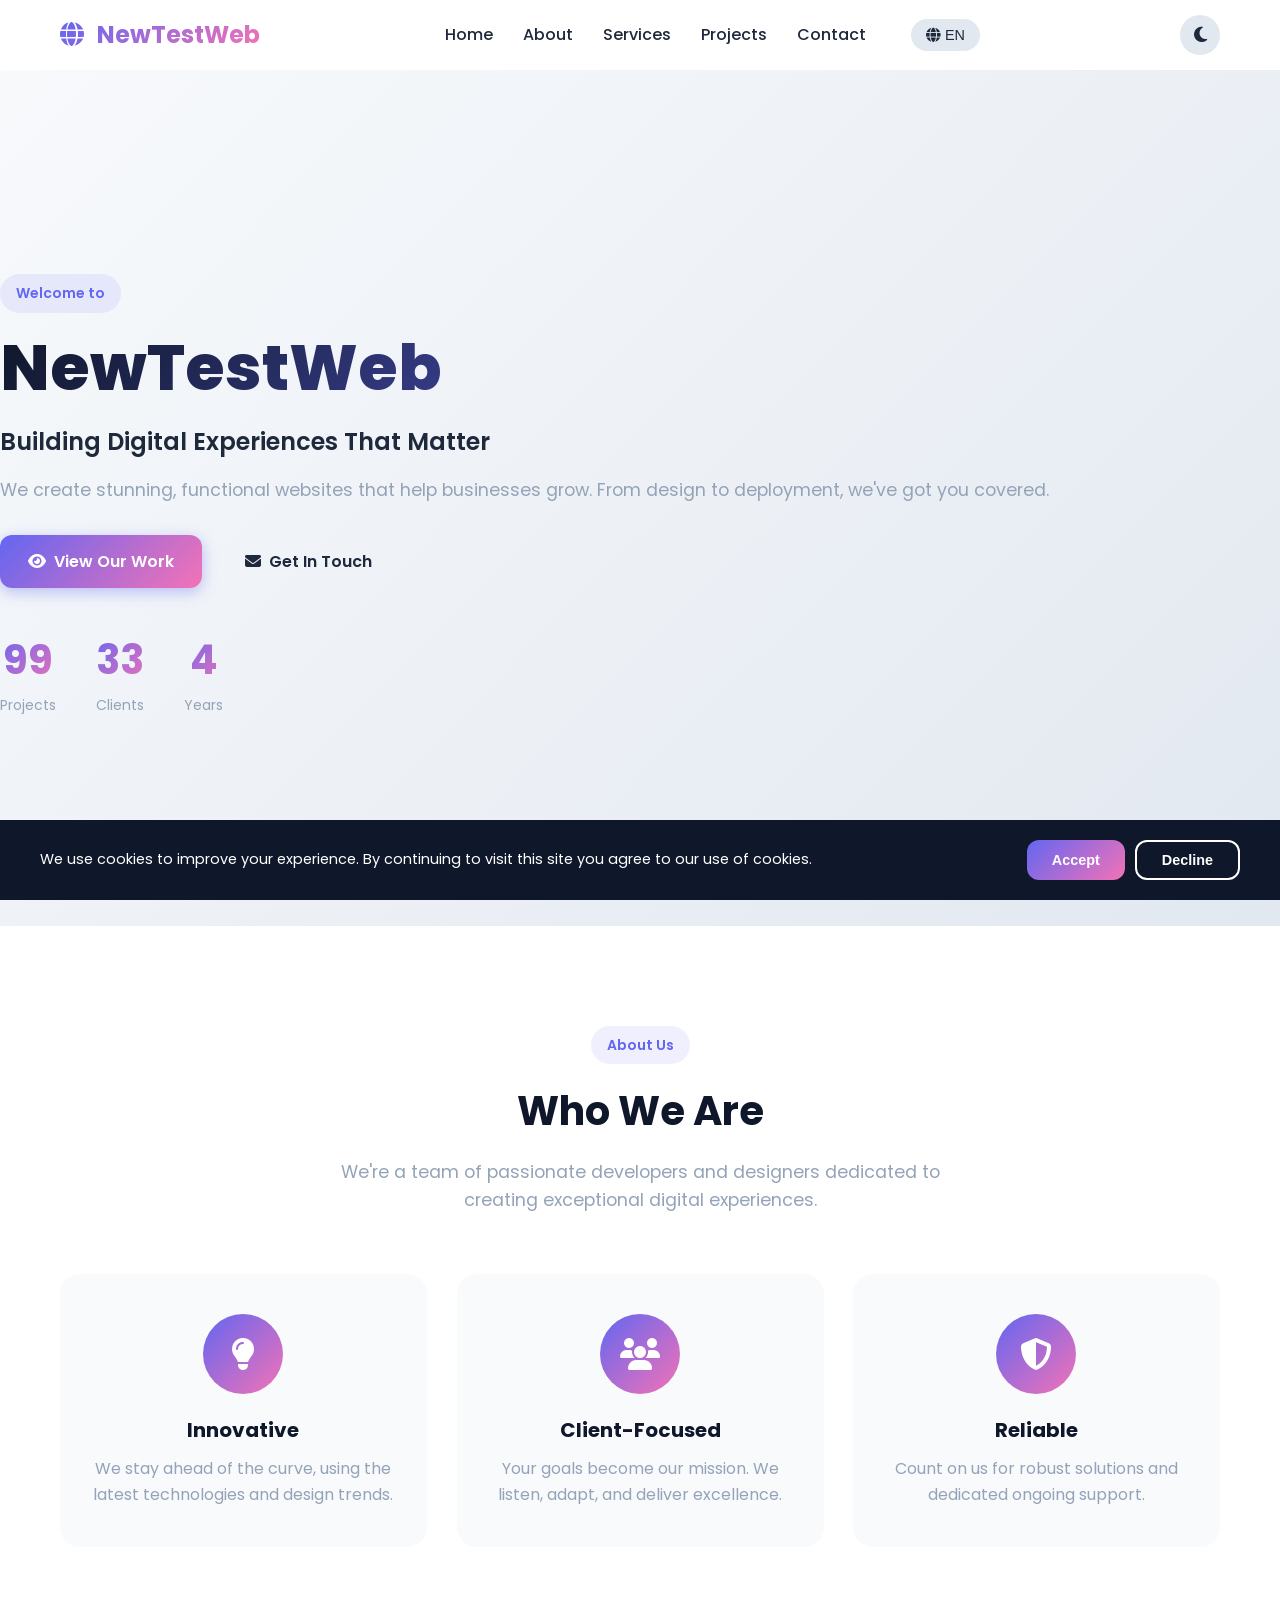
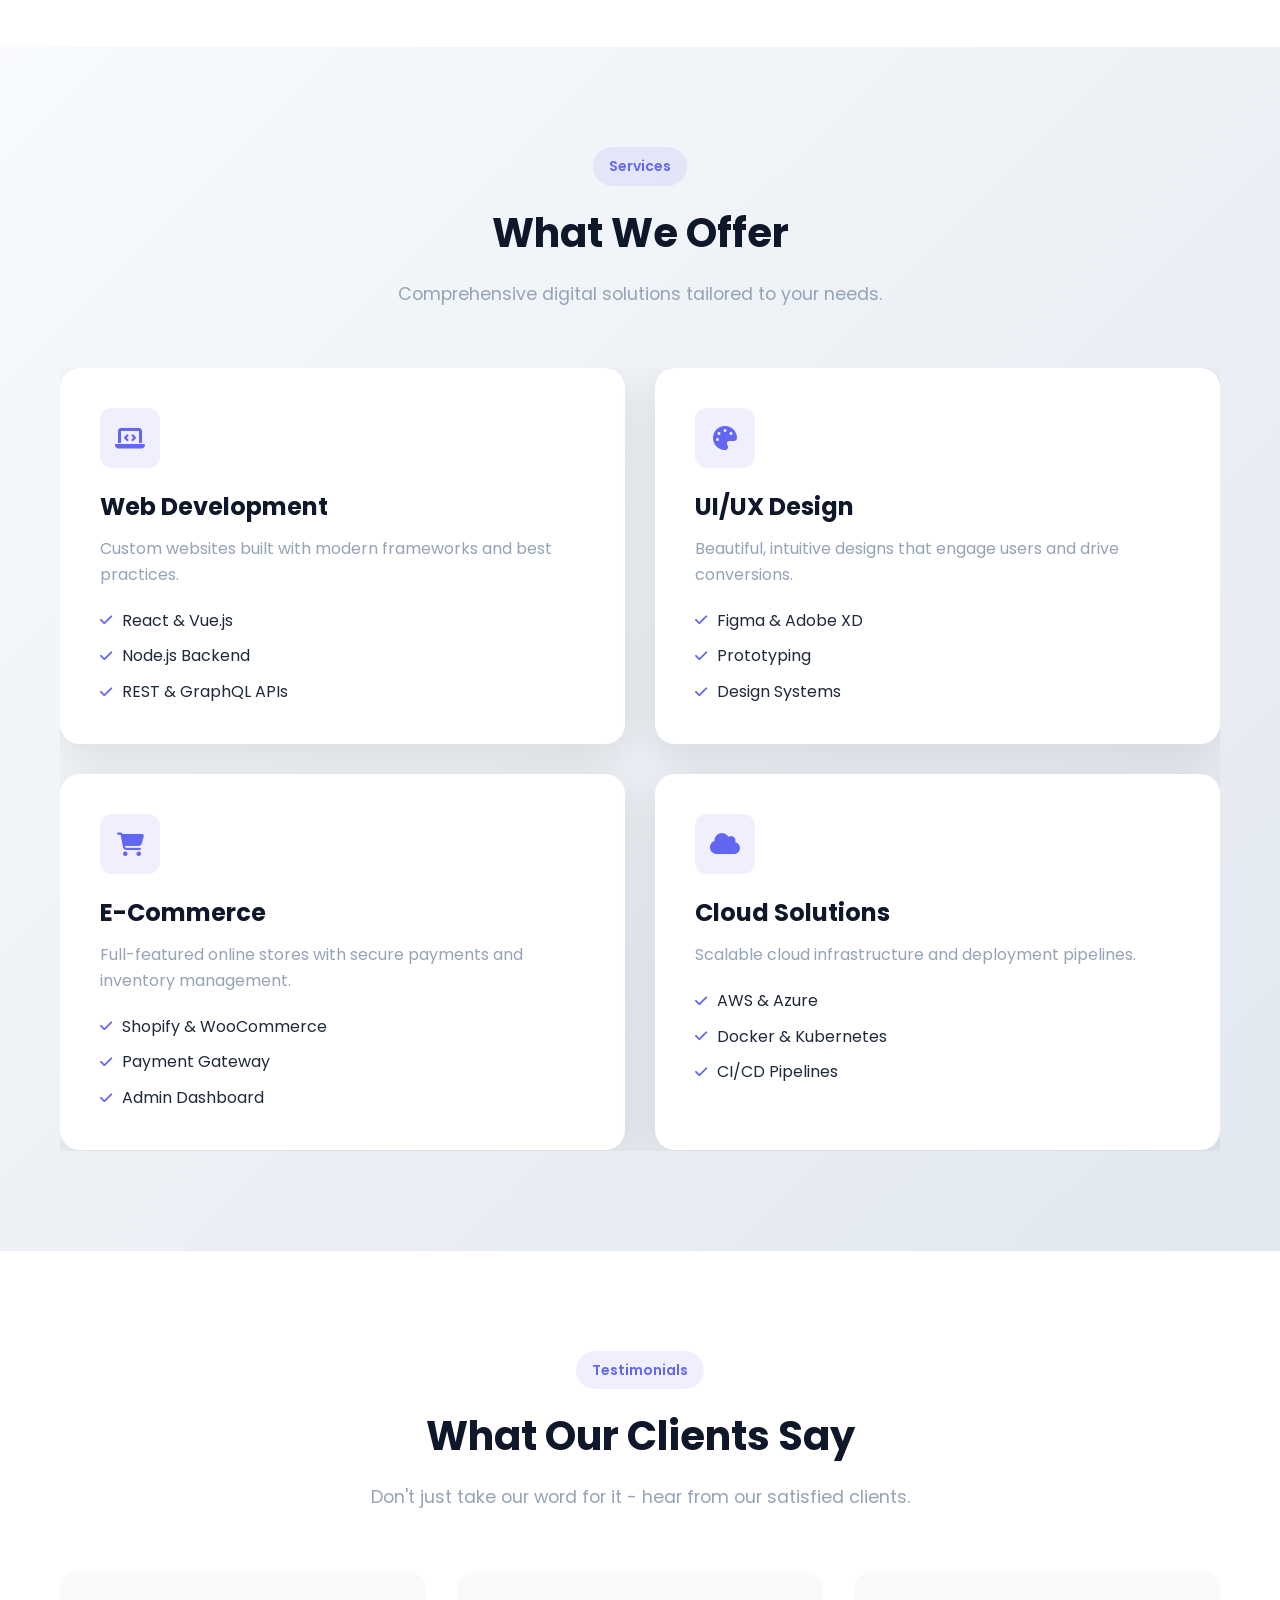
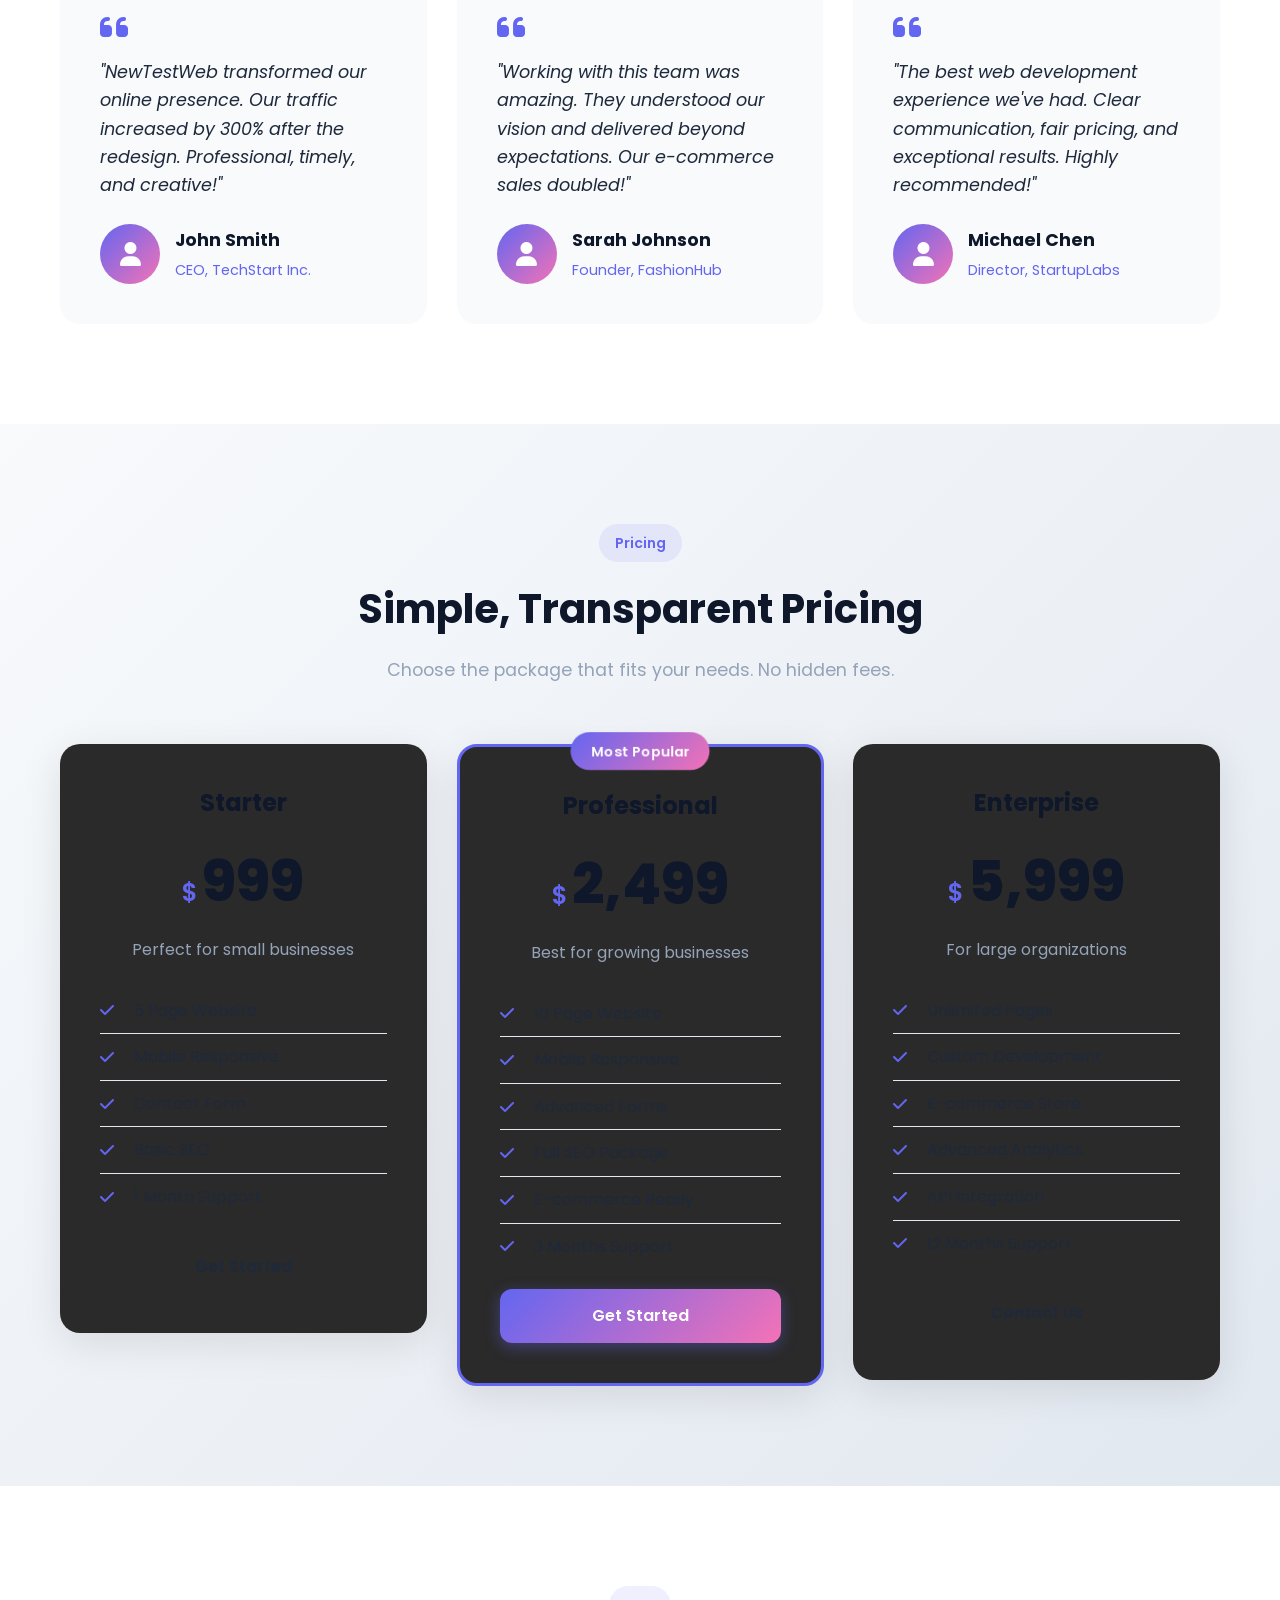
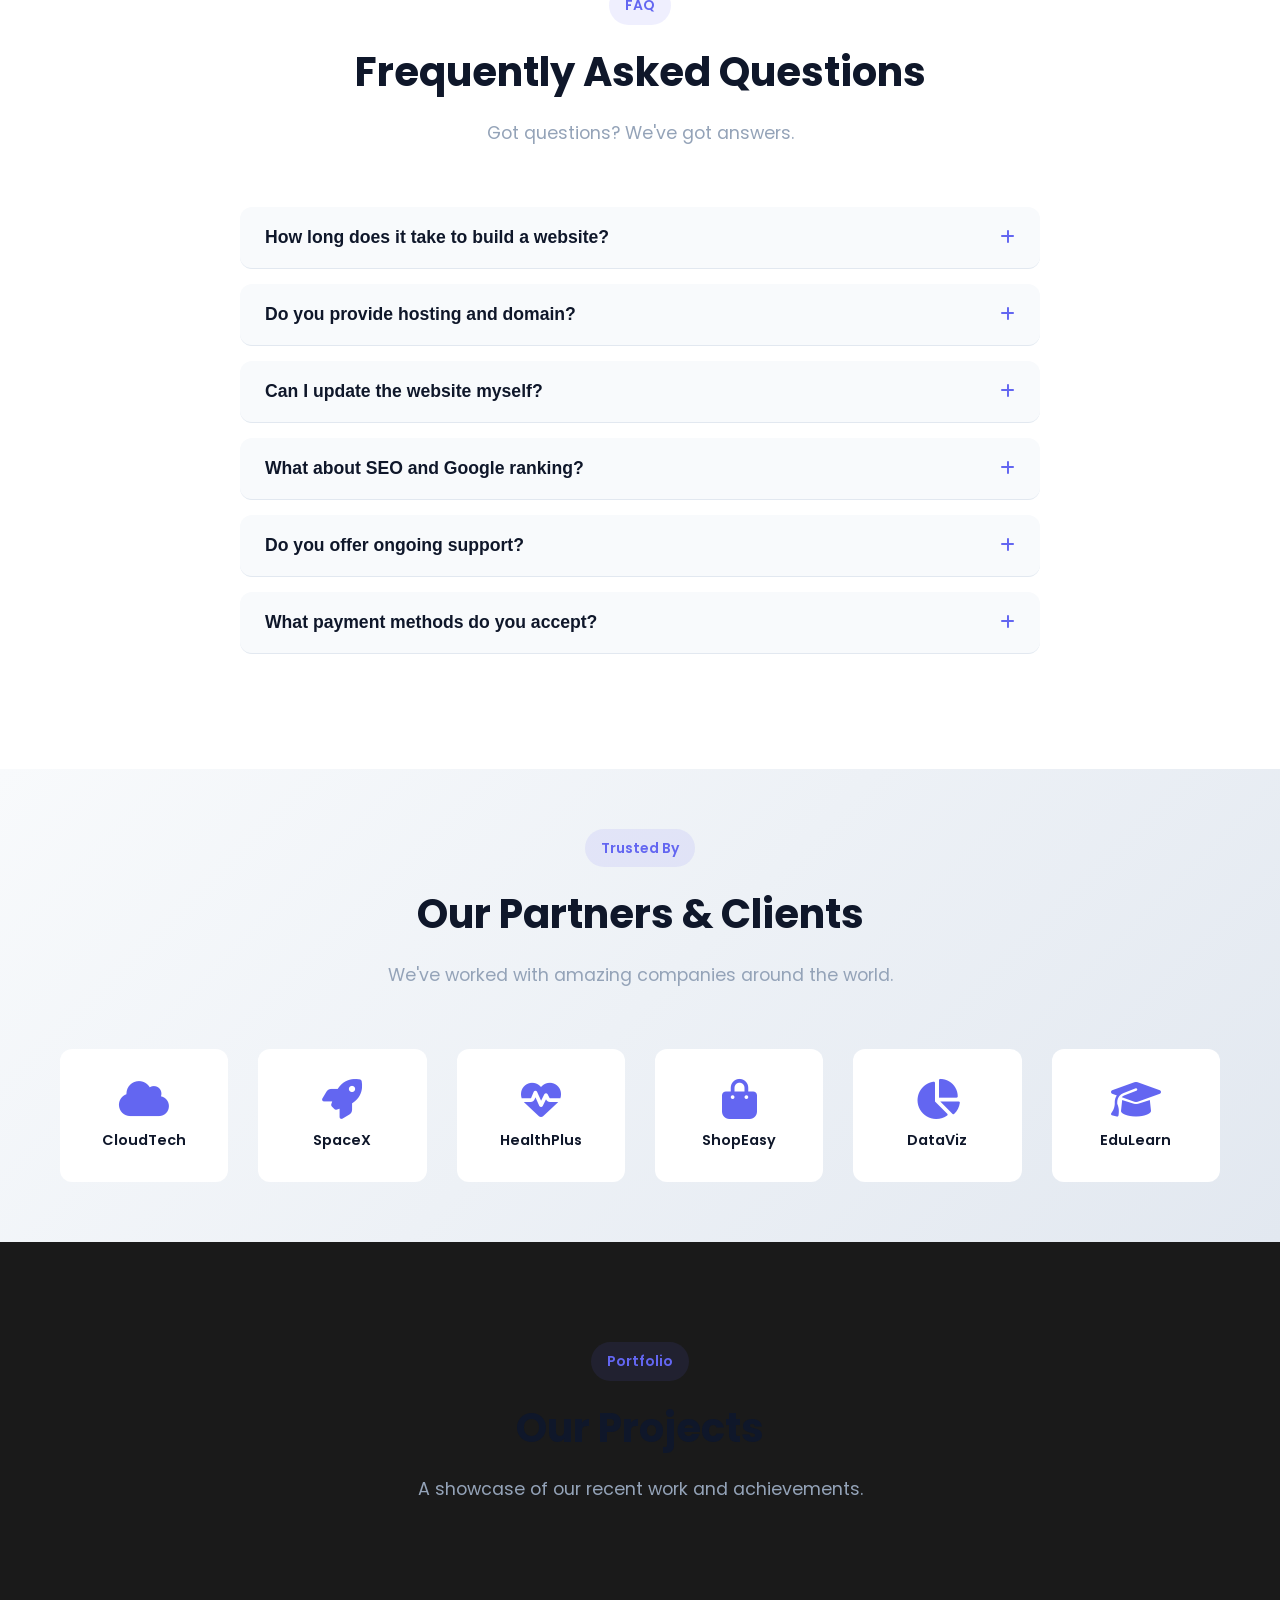
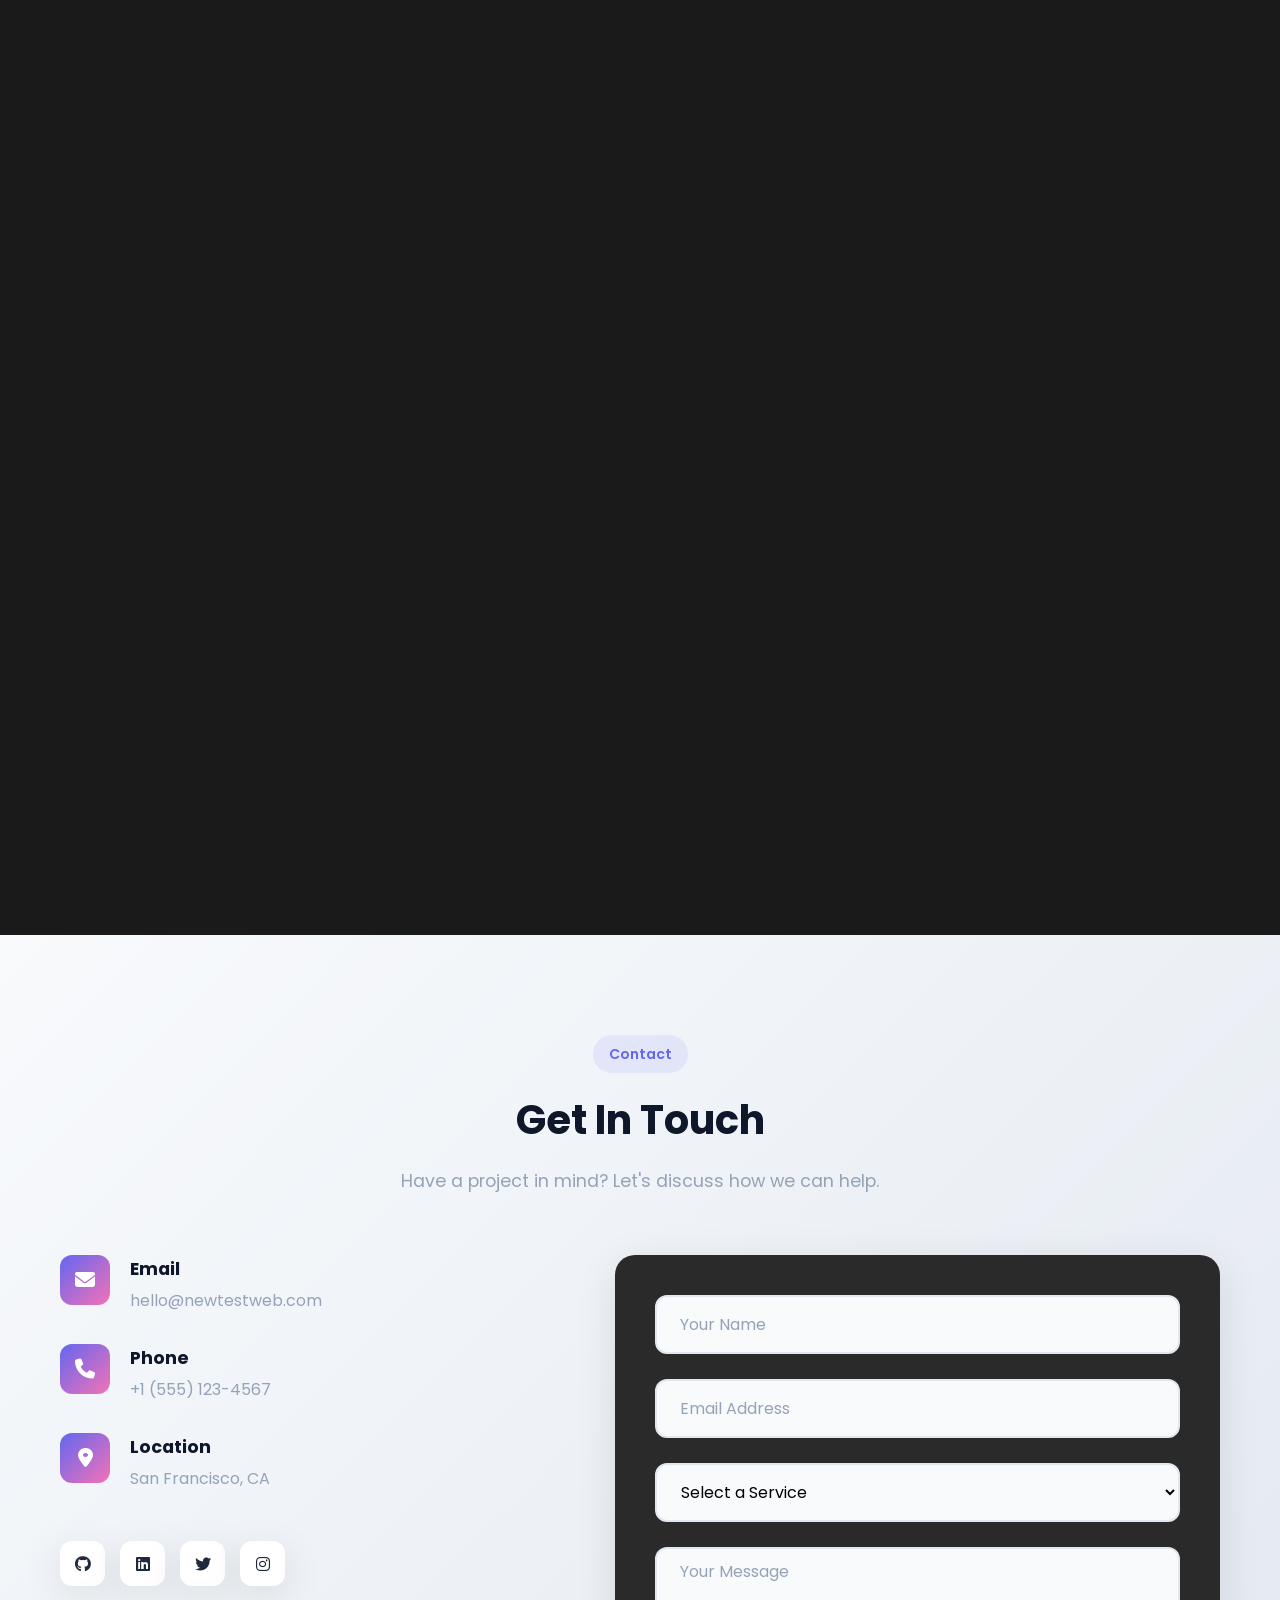
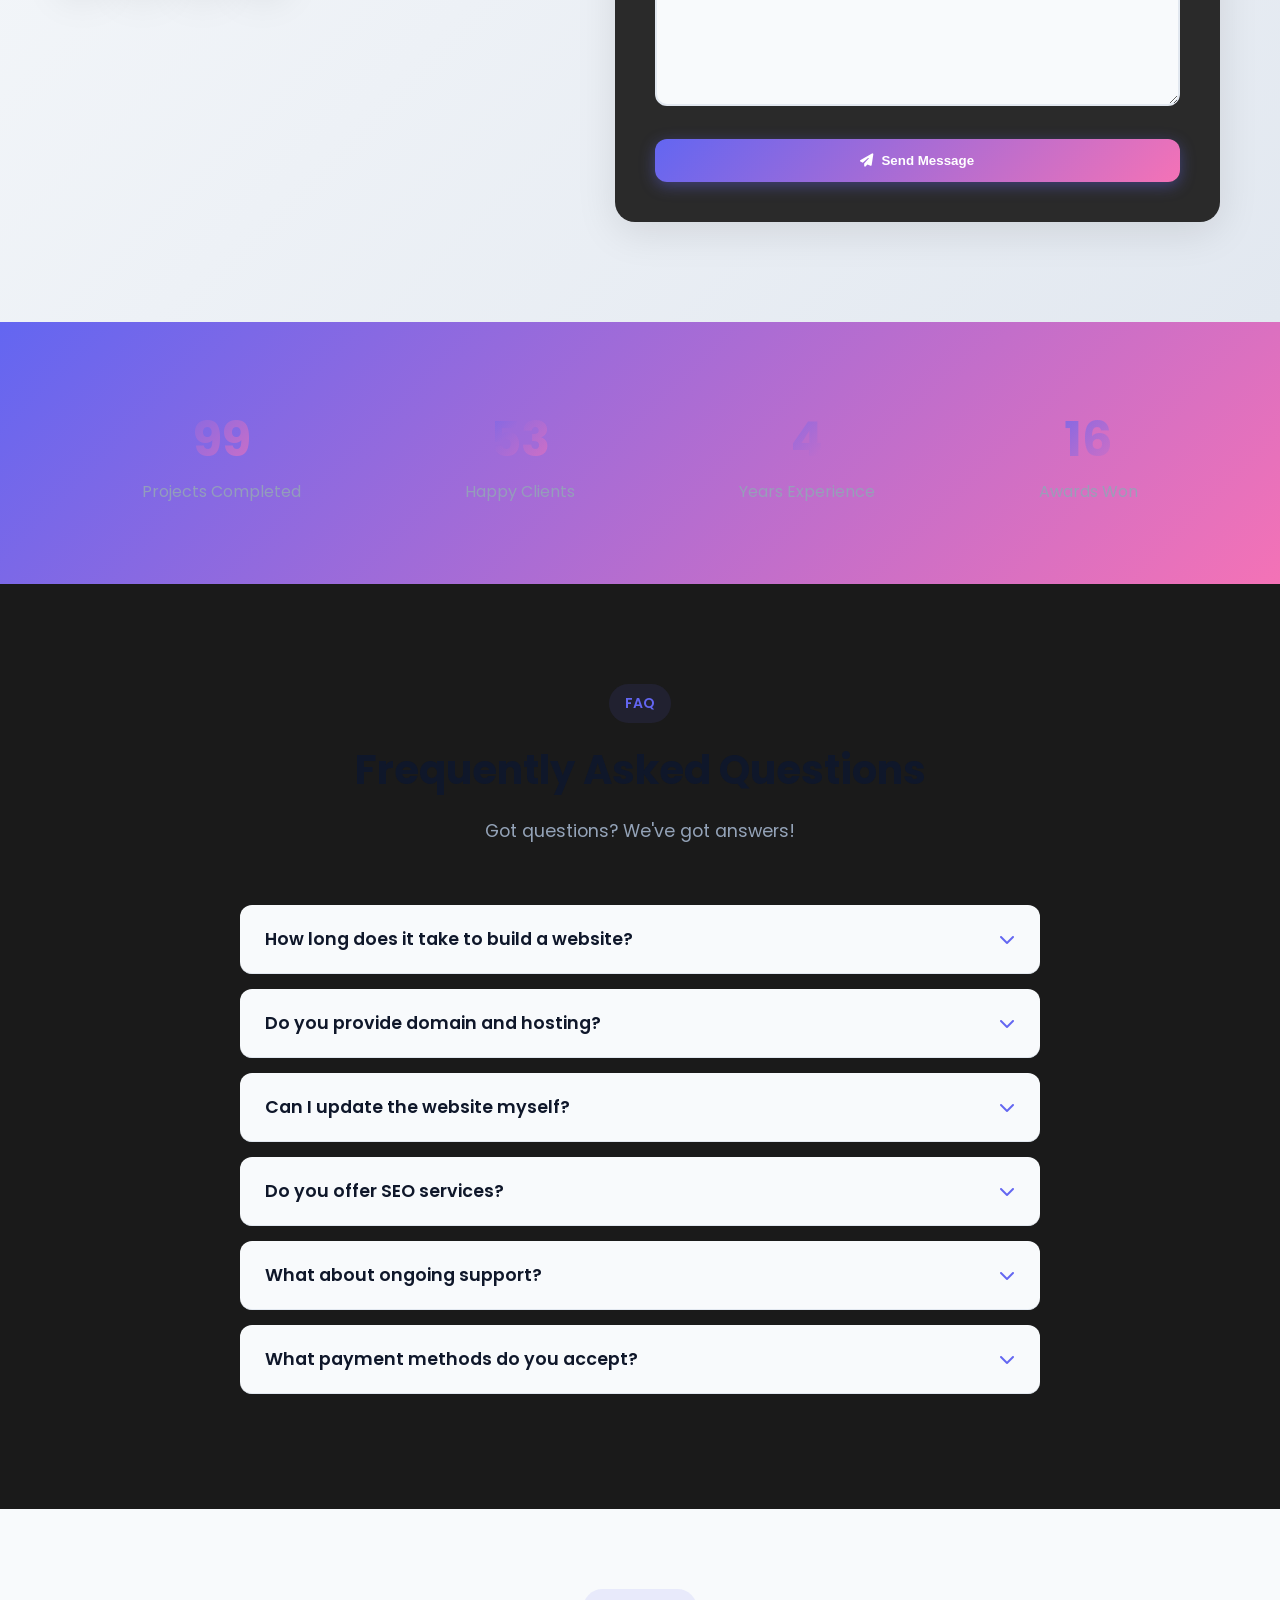
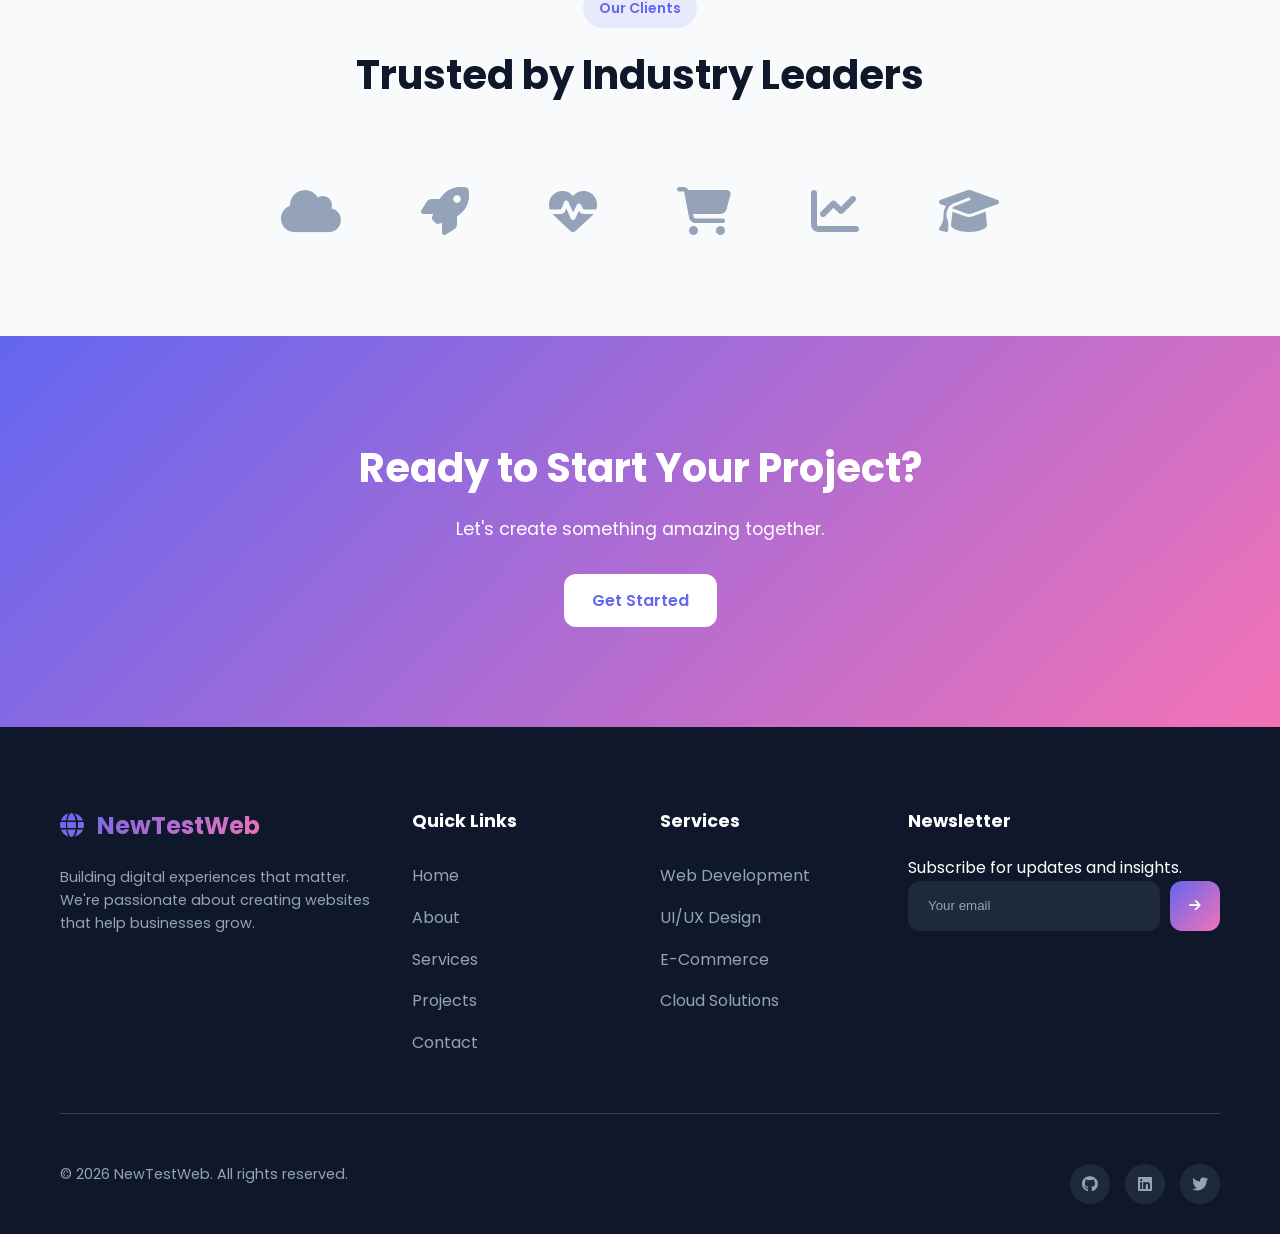
<file: index.html>
<!DOCTYPE html>
<html lang="en">
<head>
    <meta charset="UTF-8">
    <meta name="viewport" content="width=device-width, initial-scale=1.0">
    <meta name="description" content="NewTestWeb - Building modern, responsive websites and digital solutions. Web development, UI/UX design, e-commerce, and cloud services.">
    <meta name="keywords" content="web development, web design, UI/UX, e-commerce, cloud solutions, modern website">
    <meta name="author" content="NewTestWeb">
    <meta name="robots" content="index, follow">
    
    <!-- Open Graph / Social Media -->
    <meta property="og:title" content="NewTestWeb | Modern Digital Solutions">
    <meta property="og:description" content="Building digital experiences that matter. We create stunning, functional websites.">
    <meta property="og:type" content="website">
    <meta property="og:url" content="https://youtested.github.io/newtestweb/">
    <meta property="og:image" content="https://youtested.github.io/newtestweb/og-image.jpg">
    
    <!-- Twitter Card -->
    <meta name="twitter:card" content="summary_large_image">
    <meta name="twitter:title" content="NewTestWeb | Modern Digital Solutions">
    <meta name="twitter:description" content="Building digital experiences that matter. We create stunning, functional websites.">
    
    <!-- Favicon -->
    <link rel="icon" type="image/svg+xml" href="data:image/svg+xml,<svg xmlns='http://www.w3.org/2000/svg' viewBox='0 0 100 100'><text y='.9em' font-size='90'>🌐</text></svg>">
    
    <!-- Canonical URL -->
    <link rel="canonical" href="https://youtested.github.io/newtestweb/">
    
    <!-- Performance Optimization - Preload critical resources -->
    <link rel="preconnect" href="https://fonts.googleapis.com">
    <link rel="preconnect" href="https://fonts.gstatic.com" crossorigin>
    <link rel="preconnect" href="https://cdnjs.cloudflare.com">
    <link rel="preload" href="styles.css" as="style">
    <link rel="preload" href="script.js" as="script">
    
    <!-- DNS Prefetch for external domains -->
    <link rel="dns-prefetch" href="//fonts.googleapis.com">
    <link rel="dns-prefetch" href="//cdnjs.cloudflare.com">
    <link rel="dns-prefetch" href="//fonts.gstatic.com">
    
    <title>NewTestWeb | Modern Digital Solutions</title>
    <link rel="icon" href="data:image/svg+xml,<svg xmlns='http://www.w3.org/2000/svg' viewBox='0 0 100 100'><text y='.9em' font-size='90'>🌐</text></svg>">
    <link rel="stylesheet" href="styles.css">
    <link rel="stylesheet" href="https://cdnjs.cloudflare.com/ajax/libs/font-awesome/6.4.0/css/all.min.css">
    <link rel="preconnect" href="https://fonts.googleapis.com">
    <link rel="preconnect" href="https://fonts.gstatic.com" crossorigin>
    <link href="https://fonts.googleapis.com/css2?family=Poppins:wght@300;400;500;600;700&display=swap" rel="stylesheet">
    <style>
        /* Font-display swap to prevent FOIT */
        @font-face {
            font-family: 'Poppins';
            font-display: swap;
        }
    </style>
</head>
<body>
    <!-- Skip Link for Accessibility -->
    <a href="#main-content" class="skip-link">Skip to main content</a>
    
    <!-- Navigation -->
    <nav class="navbar" role="navigation" aria-label="Main navigation">
        <div class="container">
            <a href="#" class="logo">
                <i class="fas fa-globe"></i> NewTestWeb
            </a>
            <div class="nav-links">
                <a href="https://youtested.github.io/newtestweb/">Home</a>
                <a href="https://youtested.github.io/newtestweb/about.html" target="_blank">About</a>
                <a href="https://youtested.github.io/newtestweb/services.html" target="_blank">Services</a>
                <a href="https://youtested.github.io/newtestweb/projects.html" target="_blank">Projects</a>
                <a href="https://youtested.github.io/newtestweb/contact.html" target="_blank">Contact</a>
                <div class="language-selector">
                    <button class="lang-btn" id="langBtn">
                        <i class="fas fa-globe"></i> <span>EN</span>
                    </button>
                    <div class="lang-dropdown" id="langDropdown">
                        <a href="#" data-lang="en" class="active">English</a>
                        <a href="#" data-lang="es">Español</a>
                        <a href="#" data-lang="fr">Français</a>
                        <a href="#" data-lang="de">Deutsch</a>
                        <a href="#" data-lang="zh">中文</a>
                        <a href="#" data-lang="ja">日本語</a>
                    </div>
                </div>
            </div>
            <button class="theme-toggle" id="themeToggle" aria-label="Toggle dark mode">
                <i class="fas fa-moon"></i>
            </button>
            <div class="nav-toggle">
                <i class="fas fa-bars"></i>
            </div>
        </div>
    </nav>

    <!-- Mobile Menu -->
    <div class="mobile-menu">
        <a href="https://youtested.github.io/newtestweb/">Home</a>
        <a href="https://youtested.github.io/newtestweb/about.html">About</a>
        <a href="https://youtested.github.io/newtestweb/services.html">Services</a>
        <a href="https://youtested.github.io/newtestweb/projects.html">Projects</a>
        <a href="https://youtested.github.io/newtestweb/contact.html">Contact</a>
        <div class="mobile-lang-selector">
            <a href="#" data-lang="en" class="active">English</a>
            <a href="#" data-lang="es">Español</a>
            <a href="#" data-lang="fr">Français</a>
            <a href="#" data-lang="de">Deutsch</a>
            <a href="#" data-lang="zh">中文</a>
            <a href="#" data-lang="ja">日本語</a>
        </div>
    </div>

    <!-- Hero Section -->
    <main id="main-content">
    <section id="home" class="hero">
        <div class="hero-content">
            <span class="hero-badge">Welcome to</span>
            <h1>NewTestWeb</h1>
            <p class="hero-subtitle">Building Digital Experiences That Matter</p>
            <p class="hero-description">
                We create stunning, functional websites that help businesses grow. 
                From design to deployment, we've got you covered.
            </p>
            <div class="hero-buttons">
                <a href="#projects" class="btn btn-primary">
                    <i class="fas fa-eye"></i> View Our Work
                </a>
                <a href="#contact" class="btn btn-secondary">
                    <i class="fas fa-envelope"></i> Get In Touch
                </a>
            </div>
            <div class="hero-stats">
                <div class="stat">
                    <span class="stat-number" data-count="150">0</span>
                    <span class="stat-label">Projects</span>
                </div>
                <div class="stat">
                    <span class="stat-number" data-count="50">0</span>
                    <span class="stat-label">Clients</span>
                </div>
                <div class="stat">
                    <span class="stat-number" data-count="5">0</span>
                    <span class="stat-label">Years</span>
                </div>
            </div>
        </div>
    </section>

    <!-- About Section -->
    <section id="about" class="about">
        <div class="container">
            <div class="section-header">
                <span class="section-tag">About Us</span>
                <h2>Who We Are</h2>
                <p>We're a team of passionate developers and designers dedicated to creating exceptional digital experiences.</p>
            </div>
            <div class="about-grid">
                <div class="about-card">
                    <div class="about-icon">
                        <i class="fas fa-lightbulb"></i>
                    </div>
                    <h3>Innovative</h3>
                    <p>We stay ahead of the curve, using the latest technologies and design trends.</p>
                </div>
                <div class="about-card">
                    <div class="about-icon">
                        <i class="fas fa-users"></i>
                    </div>
                    <h3>Client-Focused</h3>
                    <p>Your goals become our mission. We listen, adapt, and deliver excellence.</p>
                </div>
                <div class="about-card">
                    <div class="about-icon">
                        <i class="fas fa-shield-alt"></i>
                    </div>
                    <h3>Reliable</h3>
                    <p>Count on us for robust solutions and dedicated ongoing support.</p>
                </div>
            </div>
        </div>
    </section>

    <!-- Services Section -->
    <section id="services" class="services">
        <div class="container">
            <div class="section-header">
                <span class="section-tag">Services</span>
                <h2>What We Offer</h2>
                <p>Comprehensive digital solutions tailored to your needs.</p>
            </div>
            <div class="services-grid">
                <div class="service-card">
                    <div class="service-icon">
                        <i class="fas fa-laptop-code"></i>
                    </div>
                    <h3>Web Development</h3>
                    <p>Custom websites built with modern frameworks and best practices.</p>
                    <ul class="service-features">
                        <li><i class="fas fa-check"></i> React & Vue.js</li>
                        <li><i class="fas fa-check"></i> Node.js Backend</li>
                        <li><i class="fas fa-check"></i> REST & GraphQL APIs</li>
                    </ul>
                </div>
                <div class="service-card">
                    <div class="service-icon">
                        <i class="fas fa-palette"></i>
                    </div>
                    <h3>UI/UX Design</h3>
                    <p>Beautiful, intuitive designs that engage users and drive conversions.</p>
                    <ul class="service-features">
                        <li><i class="fas fa-check"></i> Figma & Adobe XD</li>
                        <li><i class="fas fa-check"></i> Prototyping</li>
                        <li><i class="fas fa-check"></i> Design Systems</li>
                    </ul>
                </div>
                <div class="service-card">
                    <div class="service-icon">
                        <i class="fas fa-shopping-cart"></i>
                    </div>
                    <h3>E-Commerce</h3>
                    <p>Full-featured online stores with secure payments and inventory management.</p>
                    <ul class="service-features">
                        <li><i class="fas fa-check"></i> Shopify & WooCommerce</li>
                        <li><i class="fas fa-check"></i> Payment Gateway</li>
                        <li><i class="fas fa-check"></i> Admin Dashboard</li>
                    </ul>
                </div>
                <div class="service-card">
                    <div class="service-icon">
                        <i class="fas fa-cloud"></i>
                    </div>
                    <h3>Cloud Solutions</h3>
                    <p>Scalable cloud infrastructure and deployment pipelines.</p>
                    <ul class="service-features">
                        <li><i class="fas fa-check"></i> AWS & Azure</li>
                        <li><i class="fas fa-check"></i> Docker & Kubernetes</li>
                        <li><i class="fas fa-check"></i> CI/CD Pipelines</li>
                    </ul>
                </div>
            </div>
        </div>
    </section>

    <!-- Testimonials Section -->
    <section id="testimonials" class="testimonials">
        <div class="container">
            <div class="section-header">
                <span class="section-tag">Testimonials</span>
                <h2>What Our Clients Say</h2>
                <p>Don't just take our word for it - hear from our satisfied clients.</p>
            </div>
            <div class="testimonials-grid">
                <div class="testimonial-card">
                    <div class="testimonial-content">
                        <i class="fas fa-quote-left"></i>
                        <p>"NewTestWeb transformed our online presence. Our traffic increased by 300% after the redesign. Professional, timely, and creative!"</p>
                    </div>
                    <div class="testimonial-author">
                        <div class="author-avatar">
                            <i class="fas fa-user"></i>
                        </div>
                        <div class="author-info">
                            <h4>John Smith</h4>
                            <p>CEO, TechStart Inc.</p>
                        </div>
                    </div>
                </div>
                <div class="testimonial-card">
                    <div class="testimonial-content">
                        <i class="fas fa-quote-left"></i>
                        <p>"Working with this team was amazing. They understood our vision and delivered beyond expectations. Our e-commerce sales doubled!"</p>
                    </div>
                    <div class="testimonial-author">
                        <div class="author-avatar">
                            <i class="fas fa-user"></i>
                        </div>
                        <div class="author-info">
                            <h4>Sarah Johnson</h4>
                            <p>Founder, FashionHub</p>
                        </div>
                    </div>
                </div>
                <div class="testimonial-card">
                    <div class="testimonial-content">
                        <i class="fas fa-quote-left"></i>
                        <p>"The best web development experience we've had. Clear communication, fair pricing, and exceptional results. Highly recommended!"</p>
                    </div>
                    <div class="testimonial-author">
                        <div class="author-avatar">
                            <i class="fas fa-user"></i>
                        </div>
                        <div class="author-info">
                            <h4>Michael Chen</h4>
                            <p>Director, StartupLabs</p>
                        </div>
                    </div>
                </div>
            </div>
        </div>
    </section>

    <!-- Pricing Section -->
    <section id="pricing" class="pricing">
        <div class="container">
            <div class="section-header">
                <span class="section-tag">Pricing</span>
                <h2>Simple, Transparent Pricing</h2>
                <p>Choose the package that fits your needs. No hidden fees.</p>
            </div>
            <div class="pricing-grid">
                <div class="pricing-card">
                    <div class="pricing-header">
                        <h3>Starter</h3>
                        <div class="price">
                            <span class="currency">$</span>
                            <span class="amount">999</span>
                        </div>
                        <p>Perfect for small businesses</p>
                    </div>
                    <ul class="pricing-features">
                        <li><i class="fas fa-check"></i> 5 Page Website</li>
                        <li><i class="fas fa-check"></i> Mobile Responsive</li>
                        <li><i class="fas fa-check"></i> Contact Form</li>
                        <li><i class="fas fa-check"></i> Basic SEO</li>
                        <li><i class="fas fa-check"></i> 1 Month Support</li>
                    </ul>
                    <a href="#contact" class="btn btn-secondary">Get Started</a>
                </div>
                <div class="pricing-card popular">
                    <div class="popular-badge">Most Popular</div>
                    <div class="pricing-header">
                        <h3>Professional</h3>
                        <div class="price">
                            <span class="currency">$</span>
                            <span class="amount">2,499</span>
                        </div>
                        <p>Best for growing businesses</p>
                    </div>
                    <ul class="pricing-features">
                        <li><i class="fas fa-check"></i> 10 Page Website</li>
                        <li><i class="fas fa-check"></i> Mobile Responsive</li>
                        <li><i class="fas fa-check"></i> Advanced Forms</li>
                        <li><i class="fas fa-check"></i> Full SEO Package</li>
                        <li><i class="fas fa-check"></i> E-commerce Ready</li>
                        <li><i class="fas fa-check"></i> 3 Months Support</li>
                    </ul>
                    <a href="#contact" class="btn btn-primary">Get Started</a>
                </div>
                <div class="pricing-card">
                    <div class="pricing-header">
                        <h3>Enterprise</h3>
                        <div class="price">
                            <span class="currency">$</span>
                            <span class="amount">5,999</span>
                        </div>
                        <p>For large organizations</p>
                    </div>
                    <ul class="pricing-features">
                        <li><i class="fas fa-check"></i> Unlimited Pages</li>
                        <li><i class="fas fa-check"></i> Custom Development</li>
                        <li><i class="fas fa-check"></i> E-commerce Store</li>
                        <li><i class="fas fa-check"></i> Advanced Analytics</li>
                        <li><i class="fas fa-check"></i> API Integration</li>
                        <li><i class="fas fa-check"></i> 12 Months Support</li>
                    </ul>
                    <a href="#contact" class="btn btn-secondary">Contact Us</a>
                </div>
            </div>
        </div>
    </section>

    <!-- FAQ Section -->
    <section id="faq" class="faq">
        <div class="container">
            <div class="section-header">
                <span class="section-tag">FAQ</span>
                <h2>Frequently Asked Questions</h2>
                <p>Got questions? We've got answers.</p>
            </div>
            <div class="faq-grid">
                <div class="faq-item">
                    <button class="faq-question">
                        <span>How long does it take to build a website?</span>
                        <i class="fas fa-plus"></i>
                    </button>
                    <div class="faq-answer">
                        <p>Most projects take 2-6 weeks depending on complexity. A simple landing page can be done in a few days, while complex e-commerce sites may take 8-12 weeks.</p>
                    </div>
                </div>
                <div class="faq-item">
                    <button class="faq-question">
                        <span>Do you provide hosting and domain?</span>
                        <i class="fas fa-plus"></i>
                    </button>
                    <div class="faq-answer">
                        <p>Yes! We can help you purchase and manage your domain and hosting. We offer affordable hosting packages starting at $10/month.</p>
                    </div>
                </div>
                <div class="faq-item">
                    <button class="faq-question">
                        <span>Can I update the website myself?</span>
                        <i class="fas fa-plus"></i>
                    </button>
                    <div class="faq-answer">
                        <p>Absolutely! We provide a user-friendly content management system (CMS) that allows you to easily update text, images, and content without coding.</p>
                    </div>
                </div>
                <div class="faq-item">
                    <button class="faq-question">
                        <span>What about SEO and Google ranking?</span>
                        <i class="fas fa-plus"></i>
                    </button>
                    <div class="faq-answer">
                        <p>All our websites come with basic SEO optimization. We also offer advanced SEO packages to help improve your Google rankings.</p>
                    </div>
                </div>
                <div class="faq-item">
                    <button class="faq-question">
                        <span>Do you offer ongoing support?</span>
                        <i class="fas fa-plus"></i>
                    </button>
                    <div class="faq-answer">
                        <p>Yes! We offer monthly support packages starting at $99/month for updates, fixes, and improvements.</p>
                    </div>
                </div>
                <div class="faq-item">
                    <button class="faq-question">
                        <span>What payment methods do you accept?</span>
                        <i class="fas fa-plus"></i>
                    </button>
                    <div class="faq-answer">
                        <p>We accept bank transfer, credit cards, PayPal, and crypto. We also offer payment plans for larger projects.</p>
                    </div>
                </div>
            </div>
        </div>
    </section>

    <!-- Partners Section -->
    <section id="partners" class="partners">
        <div class="container">
            <div class="section-header">
                <span class="section-tag">Trusted By</span>
                <h2>Our Partners & Clients</h2>
                <p>We've worked with amazing companies around the world.</p>
            </div>
            <div class="partners-grid">
                <div class="partner-logo"><i class="fas fa-cloud"></i><span>CloudTech</span></div>
                <div class="partner-logo"><i class="fas fa-rocket"></i><span>SpaceX</span></div>
                <div class="partner-logo"><i class="fas fa-heartbeat"></i><span>HealthPlus</span></div>
                <div class="partner-logo"><i class="fas fa-shopping-bag"></i><span>ShopEasy</span></div>
                <div class="partner-logo"><i class="fas fa-chart-pie"></i><span>DataViz</span></div>
                <div class="partner-logo"><i class="fas fa-graduation-cap"></span></i><span>EduLearn</span></div>
            </div>
        </div>
    </section>

    <!-- Projects Section -->
    <section id="projects" class="projects">
        <div class="container">
            <div class="section-header">
                <span class="section-tag">Portfolio</span>
                <h2>Our Projects</h2>
                <p>A showcase of our recent work and achievements.</p>
            </div>
            <div class="projects-grid">
                <div class="project-card">
                    <div class="project-image">
                        <i class="fas fa-store"></i>
                    </div>
                    <div class="project-content">
                        <h3>E-Commerce Platform</h3>
                        <p>Full-featured online shopping platform with inventory management.</p>
                        <div class="project-tags">
                            <span>React</span>
                            <span>Node.js</span>
                            <span>MongoDB</span>
                        </div>
                        <a href="#" class="project-link">
                            View Project <i class="fas fa-arrow-right"></i>
                        </a>
                    </div>
                </div>
                <div class="project-card">
                    <div class="project-image">
                        <i class="fas fa-chart-line"></i>
                    </div>
                    <div class="project-content">
                        <h3>Analytics Dashboard</h3>
                        <p>Real-time data visualization dashboard for business intelligence.</p>
                        <div class="project-tags">
                            <span>Vue.js</span>
                            <span>D3.js</span>
                            <span>Firebase</span>
                        </div>
                        <a href="#" class="project-link">
                            View Project <i class="fas fa-arrow-right"></i>
                        </a>
                    </div>
                </div>
                <div class="project-card">
                    <div class="project-image">
                        <i class="fas fa-mobile-alt"></i>
                    </div>
                    <div class="project-content">
                        <h3>Mobile Banking App</h3>
                        <p>Secure mobile banking application with biometric authentication.</p>
                        <div class="project-tags">
                            <span>React Native</span>
                            <span>TypeScript</span>
                            <span>AWS</span>
                        </div>
                        <a href="#" class="project-link">
                            View Project <i class="fas fa-arrow-right"></i>
                        </a>
                    </div>
                </div>
                <div class="project-card">
                    <div class="project-image">
                        <i class="fas fa-comments"></i>
                    </div>
                    <div class="project-content">
                        <h3>Social Platform</h3>
                        <p>Community platform with real-time messaging and user profiles.</p>
                        <div class="project-tags">
                            <span>Next.js</span>
                            <span>Socket.io</span>
                            <span>PostgreSQL</span>
                        </div>
                        <a href="#" class="project-link">
                            View Project <i class="fas fa-arrow-right"></i>
                        </a>
                    </div>
                </div>
                <div class="project-card">
                    <div class="project-image">
                        <i class="fas fa-graduation-cap"></i>
                    </div>
                    <div class="project-content">
                        <h3>E-Learning Platform</h3>
                        <p>Online learning management system with video streaming.</p>
                        <div class="project-tags">
                            <span>MERN Stack</span>
                            <span>AWS S3</span>
                            <span>Stripe</span>
                        </div>
                        <a href="#" class="project-link">
                            View Project <i class="fas fa-arrow-right"></i>
                        </a>
                    </div>
                </div>
                <div class="project-card">
                    <div class="project-image">
                        <i class="fas fa-utensils"></i>
                    </div>
                    <div class="project-content">
                        <h3>Restaurant App</h3>
                        <p>Table reservation and ordering system for restaurants.</p>
                        <div class="project-tags">
                            <span>Flutter</span>
                            <span>Firebase</span>
                            <span>Google Maps</span>
                        </div>
                        <a href="#" class="project-link">
                            View Project <i class="fas fa-arrow-right"></i>
                        </a>
                    </div>
                </div>
            </div>
        </div>
    </section>

    <!-- Contact Section -->
    <section id="contact" class="contact">
        <div class="container">
            <div class="section-header">
                <span class="section-tag">Contact</span>
                <h2>Get In Touch</h2>
                <p>Have a project in mind? Let's discuss how we can help.</p>
            </div>
            <div class="contact-grid">
                <div class="contact-info">
                    <div class="contact-item">
                        <i class="fas fa-envelope"></i>
                        <div>
                            <h4>Email</h4>
                            <p>hello@newtestweb.com</p>
                        </div>
                    </div>
                    <div class="contact-item">
                        <i class="fas fa-phone"></i>
                        <div>
                            <h4>Phone</h4>
                            <p>+1 (555) 123-4567</p>
                        </div>
                    </div>
                    <div class="contact-item">
                        <i class="fas fa-map-marker-alt"></i>
                        <div>
                            <h4>Location</h4>
                            <p>San Francisco, CA</p>
                        </div>
                    </div>
                    <div class="social-links">
                        <a href="#"><i class="fab fa-github"></i></a>
                        <a href="#"><i class="fab fa-linkedin"></i></a>
                        <a href="#"><i class="fab fa-twitter"></i></a>
                        <a href="#"><i class="fab fa-instagram"></i></a>
                    </div>
                </div>
                <form class="contact-form" id="contactForm">
                    <div class="form-group">
                        <input type="text" id="name" name="name" required placeholder=" ">
                        <label for="name">Your Name</label>
                    </div>
                    <div class="form-group">
                        <input type="email" id="email" name="email" required placeholder=" ">
                        <label for="email">Email Address</label>
                    </div>
                    <div class="form-group">
                        <select id="service" name="service" required>
                            <option value="">Select a Service</option>
                            <option value="web-development">Web Development</option>
                            <option value="ui-ux-design">UI/UX Design</option>
                            <option value="ecommerce">E-Commerce</option>
                            <option value="cloud-solutions">Cloud Solutions</option>
                            <option value="other">Other</option>
                        </select>
                    </div>
                    <div class="form-group">
                        <textarea id="message" name="message" rows="5" required placeholder=" "></textarea>
                        <label for="message">Your Message</label>
                    </div>
                    <button type="submit" class="btn btn-primary">
                        <i class="fas fa-paper-plane"></i> Send Message
                    </button>
                </form>
            </div>
        </div>
    </section>

    <!-- Stats Section -->
    <section class="stats-section">
        <div class="container">
            <div class="stats-grid">
                <div class="stat-item animate-on-scroll">
                    <span class="stat-number" data-count="150">0</span>
                    <span class="stat-label">Projects Completed</span>
                </div>
                <div class="stat-item animate-on-scroll">
                    <span class="stat-number" data-count="80">0</span>
                    <span class="stat-label">Happy Clients</span>
                </div>
                <div class="stat-item animate-on-scroll">
                    <span class="stat-number" data-count="5">0</span>
                    <span class="stat-label">Years Experience</span>
                </div>
                <div class="stat-item animate-on-scroll">
                    <span class="stat-number" data-count="24">0</span>
                    <span class="stat-label">Awards Won</span>
                </div>
            </div>
        </div>
    </section>

    <!-- FAQ Section -->
    <section id="faq" class="faq-section">
        <div class="container">
            <div class="section-header animate-on-scroll">
                <span class="section-tag">FAQ</span>
                <h2>Frequently Asked Questions</h2>
                <p>Got questions? We've got answers!</p>
            </div>
            <div class="faq-grid">
                <div class="faq-item animate-on-scroll">
                    <div class="faq-question">
                        <span>How long does it take to build a website?</span>
                        <i class="fas fa-chevron-down"></i>
                    </div>
                    <div class="faq-answer">
                        <p>Most projects take 2-6 weeks depending on complexity. A simple landing page can be done in a few days, while complex e-commerce sites may take 8-12 weeks.</p>
                    </div>
                </div>
                <div class="faq-item animate-on-scroll">
                    <div class="faq-question">
                        <span>Do you provide domain and hosting?</span>
                        <i class="fas fa-chevron-down"></i>
                    </div>
                    <div class="faq-answer">
                        <p>Yes! We can help you purchase and manage your domain and hosting. We offer affordable hosting packages starting at $10/month.</p>
                    </div>
                </div>
                <div class="faq-item animate-on-scroll">
                    <div class="faq-question">
                        <span>Can I update the website myself?</span>
                        <i class="fas fa-chevron-down"></i>
                    </div>
                    <div class="faq-answer">
                        <p>Absolutely! We provide a user-friendly content management system (CMS) that allows you to easily update text, images, and content without coding.</p>
                    </div>
                </div>
                <div class="faq-item animate-on-scroll">
                    <div class="faq-question">
                        <span>Do you offer SEO services?</span>
                        <i class="fas fa-chevron-down"></i>
                    </div>
                    <div class="faq-answer">
                        <p>Yes! All our websites come with basic SEO optimization. We also offer advanced SEO packages to help improve your Google rankings.</p>
                    </div>
                </div>
                <div class="faq-item animate-on-scroll">
                    <div class="faq-question">
                        <span>What about ongoing support?</span>
                        <i class="fas fa-chevron-down"></i>
                    </div>
                    <div class="faq-answer">
                        <p>We offer monthly support packages starting at $99/month for updates, fixes, and improvements. We're always here to help!</p>
                    </div>
                </div>
                <div class="faq-item animate-on-scroll">
                    <div class="faq-question">
                        <span>What payment methods do you accept?</span>
                        <i class="fas fa-chevron-down"></i>
                    </div>
                    <div class="faq-answer">
                        <p>We accept bank transfer, credit cards, PayPal, and crypto. We also offer payment plans for larger projects.</p>
                    </div>
                </div>
            </div>
        </div>
    </section>

    <!-- Clients Section -->
    <section class="clients-section">
        <div class="container">
            <div class="section-header animate-on-scroll">
                <span class="section-tag">Our Clients</span>
                <h2>Trusted by Industry Leaders</h2>
            </div>
            <div class="clients-grid">
                <div class="client-logo animate-on-scroll"><i class="fas fa-cloud"></i></div>
                <div class="client-logo animate-on-scroll"><i class="fas fa-rocket"></i></div>
                <div class="client-logo animate-on-scroll"><i class="fas fa-heartbeat"></i></div>
                <div class="client-logo animate-on-scroll"><i class="fas fa-shopping-cart"></i></div>
                <div class="client-logo animate-on-scroll"><i class="fas fa-chart-line"></i></div>
                <div class="client-logo animate-on-scroll"><i class="fas fa-graduation-cap"></i></div>
            </div>
        </div>
    </section>

    <!-- CTA Section -->
    <section class="cta-section">
        <div class="container">
            <h2 class="animate-on-scroll">Ready to Start Your Project?</h2>
            <p class="animate-on-scroll">Let's create something amazing together.</p>
            <a href="#contact" class="btn animate-on-scroll">Get Started</a>
        </div>
    </section>

    </main>

    <!-- Footer -->
    <footer class="footer">
        <div class="container">
            <div class="footer-grid">
                <div class="footer-brand">
                    <a href="#" class="logo">
                        <i class="fas fa-globe"></i> NewTestWeb
                    </a>
                    <p>Building digital experiences that matter. We're passionate about creating websites that help businesses grow.</p>
                </div>
                <div class="footer-links">
                    <h4>Quick Links</h4>
                    <a href="https://youtested.github.io/newtestweb/">Home</a>
                    <a href="https://youtested.github.io/newtestweb/about.html">About</a>
                    <a href="https://youtested.github.io/newtestweb/services.html">Services</a>
                    <a href="https://youtested.github.io/newtestweb/projects.html">Projects</a>
                    <a href="https://youtested.github.io/newtestweb/contact.html">Contact</a>
                </div>
                <div class="footer-links">
                    <h4>Services</h4>
                    <a href="#">Web Development</a>
                    <a href="#">UI/UX Design</a>
                    <a href="#">E-Commerce</a>
                    <a href="#">Cloud Solutions</a>
                </div>
                <div class="footer-newsletter">
                    <h4>Newsletter</h4>
                    <p>Subscribe for updates and insights.</p>
                    <form class="newsletter-form">
                        <input type="email" placeholder="Your email">
                        <button type="submit"><i class="fas fa-arrow-right"></i></button>
                    </form>
                </div>
            </div>
            <div class="footer-bottom">
                <p>&copy; 2026 NewTestWeb. All rights reserved.</p>
                <div class="footer-social">
                    <a href="#"><i class="fab fa-github"></i></a>
                    <a href="#"><i class="fab fa-linkedin"></i></a>
                    <a href="#"><i class="fab fa-twitter"></i></a>
                </div>
            </div>
        </div>
    </footer>

    <!-- Scroll to Top -->
    <button class="scroll-top" id="scrollTop">
        <i class="fas fa-arrow-up"></i>
    </button>

    <!-- Toast Notification -->
    <div class="toast" id="toast">
        <i class="fas fa-check-circle"></i>
        <span>Message sent successfully!</span>
    </div>

    <!-- Cookie Consent -->
    <div class="cookie-consent">
        <div class="cookie-content">
            <p>We use cookies to improve your experience. By continuing to visit this site you agree to our use of cookies.</p>
            <div class="cookie-buttons">
                <button class="cookie-btn accept">Accept</button>
                <button class="cookie-btn decline">Decline</button>
            </div>
        </div>
    </div>

    <!-- Service Worker Registration -->
    <script>
        if ('serviceWorker' in navigator) {
            window.addEventListener('load', function() {
                navigator.serviceWorker.register('/sw.js')
                    .then(function(registration) {
                        console.log('ServiceWorker registered: ', registration.scope);
                    })
                    .catch(function(err) {
                        console.log('ServiceWorker registration failed: ', err);
                    });
            });
        }
    </script>
    <script src="script.js"></script>
</body>
</html>
</file>
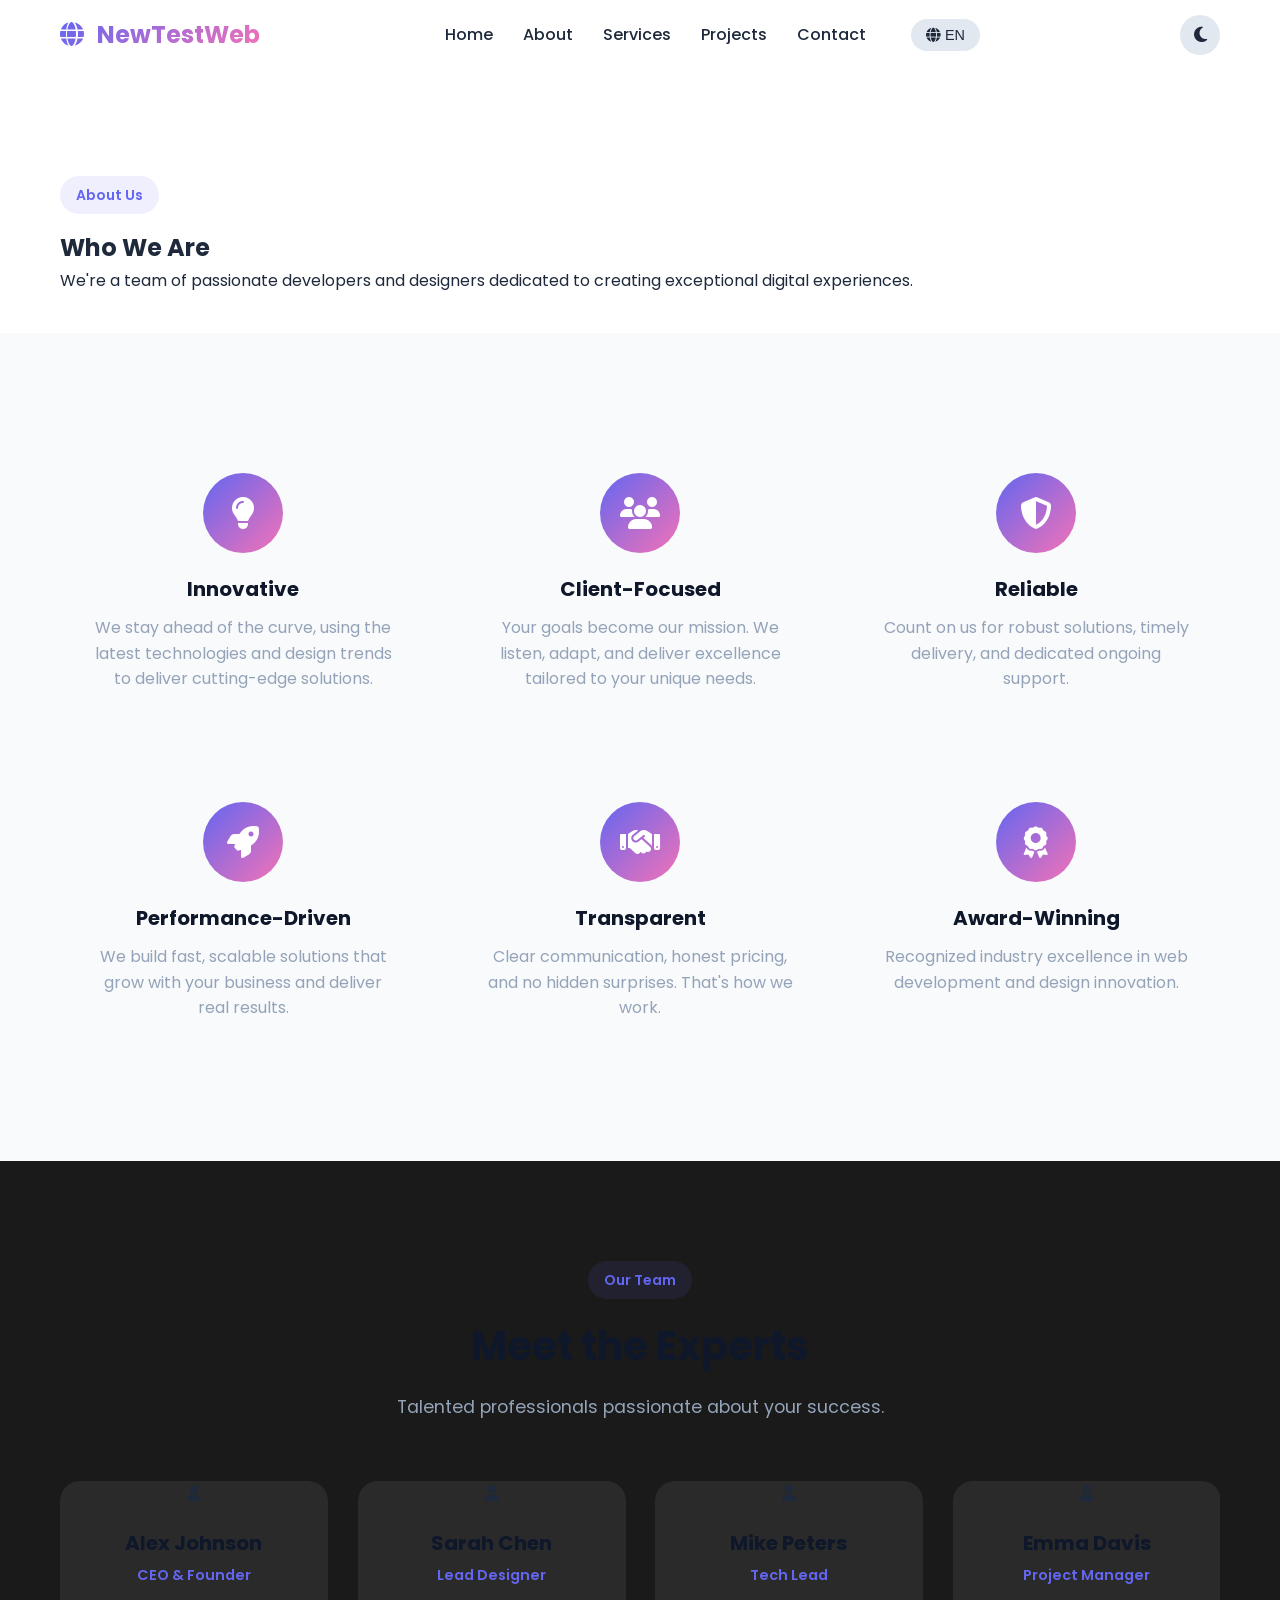
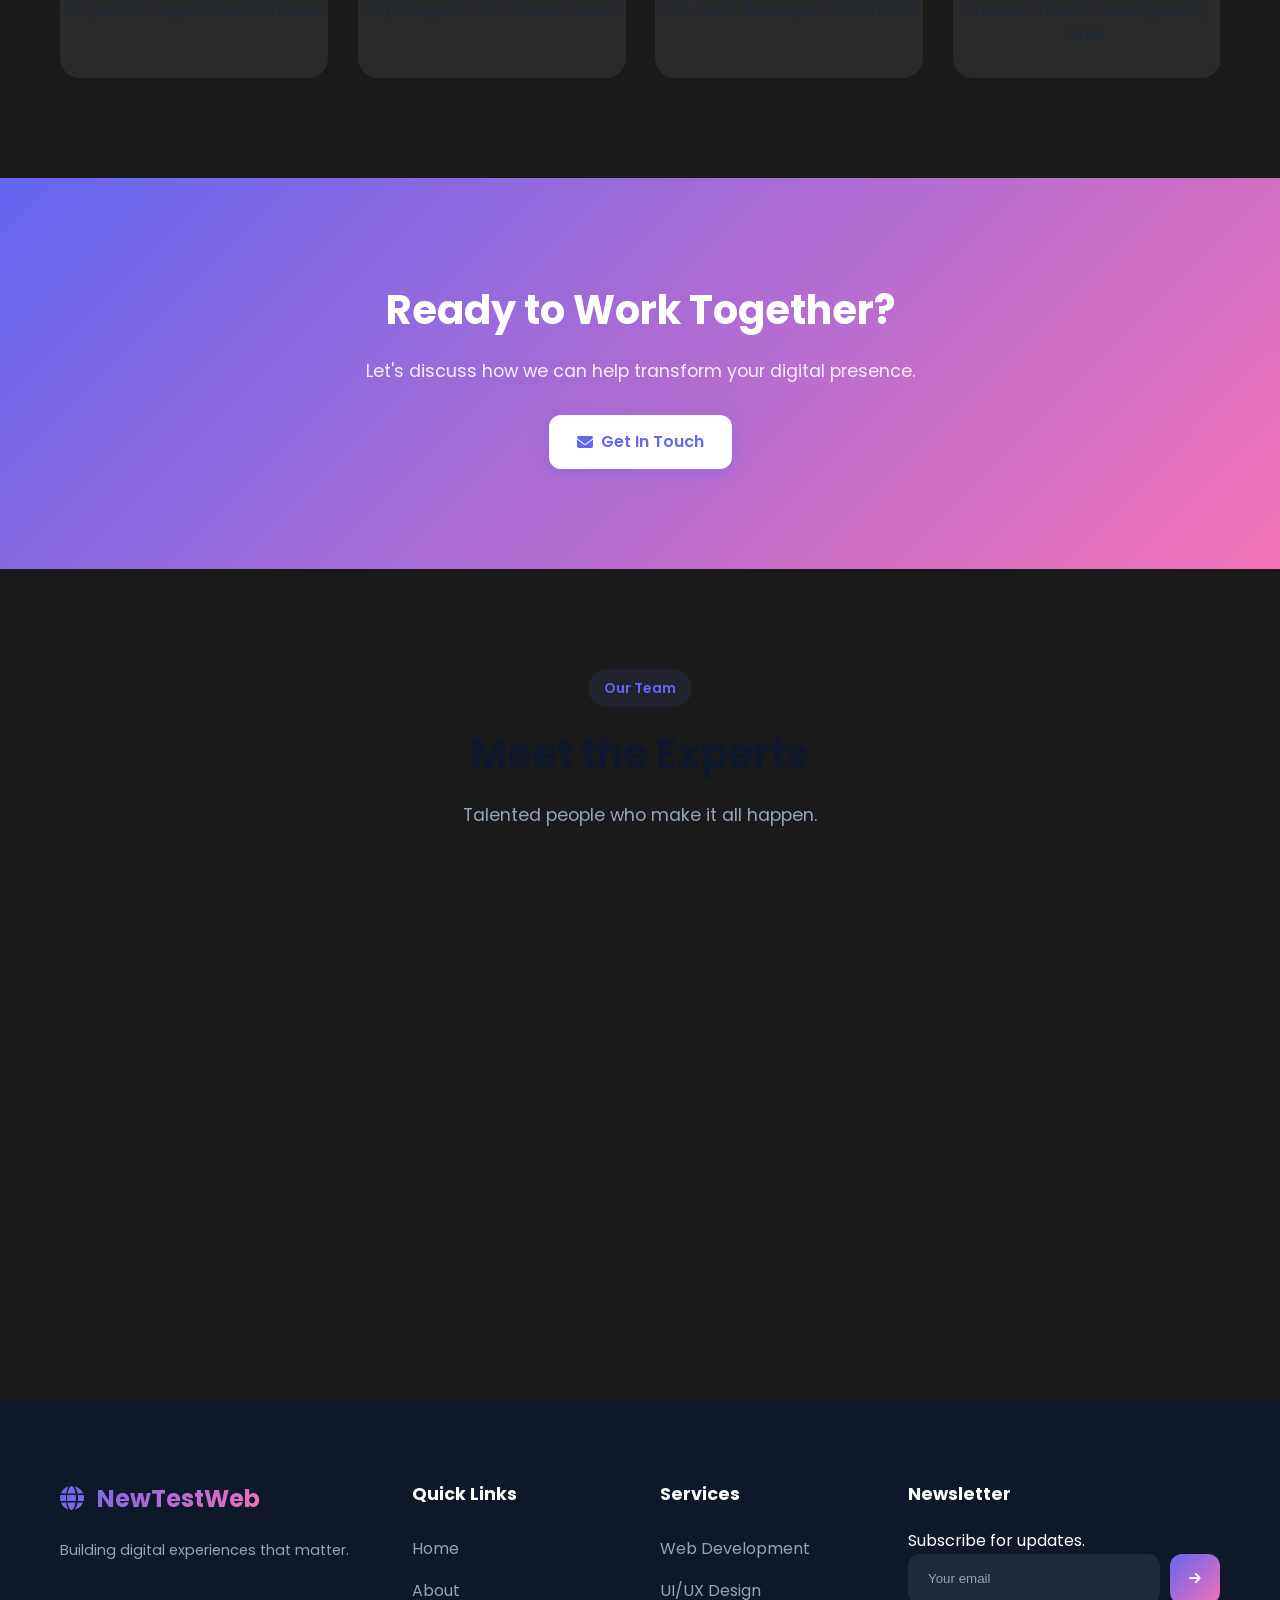
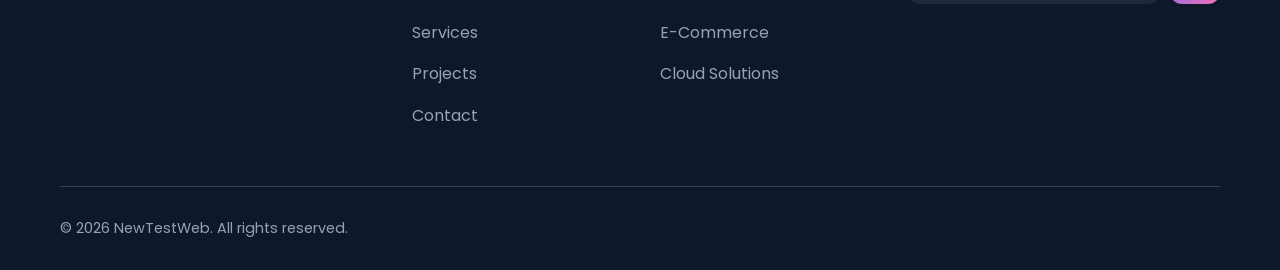
<file: about.html>
<!DOCTYPE html>
<html lang="en">
<head>
    <meta charset="UTF-8">
    <meta name="viewport" content="width=device-width, initial-scale=1.0">
    <meta name="description" content="About NewTestWeb - Our team, mission, and values">
    <meta name="robots" content="index, follow">
    <title>About Us | NewTestWeb</title>
    <link rel="icon" href="data:image/svg+xml,<svg xmlns='http://www.w3.org/2000/svg' viewBox='0 0 100 100'><text y='.9em' font-size='90'>🌐</text></svg>">
    <link rel="stylesheet" href="styles.css">
    <link rel="stylesheet" href="https://cdnjs.cloudflare.com/ajax/libs/font-awesome/6.4.0/css/all.min.css">
    <link rel="preconnect" href="https://fonts.googleapis.com">
    <link rel="preconnect" href="https://fonts.gstatic.com" crossorigin>
    <link href="https://fonts.googleapis.com/css2?family=Poppins:wght@300;400;500;600;700&display=swap" rel="stylesheet">
    <script>
        const savedTheme = localStorage.getItem('theme') || 'light';
        document.documentElement.setAttribute('data-theme', savedTheme);
    </script>
</head>
<body>
    <a href="#main-content" class="skip-link">Skip to main content</a>
    
    <nav class="navbar">
        <div class="container">
            <a href="https://youtested.github.io/newtestweb/" class="logo">
                <i class="fas fa-globe"></i> NewTestWeb
            </a>
            <div class="nav-links">
                <a href="https://youtested.github.io/newtestweb/">Home</a>
                <a href="https://youtested.github.io/newtestweb/about.html">About</a>
                <a href="https://youtested.github.io/newtestweb/services.html">Services</a>
                <a href="https://youtested.github.io/newtestweb/projects.html">Projects</a>
                <a href="https://youtested.github.io/newtestweb/contact.html">Contact</a>
                <div class="language-selector">
                    <button class="lang-btn" id="langBtn">
                        <i class="fas fa-globe"></i> <span>EN</span>
                    </button>
                    <div class="lang-dropdown" id="langDropdown">
                        <a href="#" data-lang="en" class="active">English</a>
                        <a href="#" data-lang="es">Español</a>
                        <a href="#" data-lang="fr">Français</a>
                        <a href="#" data-lang="de">Deutsch</a>
                        <a href="#" data-lang="zh">中文</a>
                        <a href="#" data-lang="ja">日本語</a>
                    </div>
                </div>
            </div>
            <button class="theme-toggle" id="themeToggle" aria-label="Toggle dark mode">
                <i class="fas fa-moon"></i>
            </button>
            <div class="nav-toggle">
                <i class="fas fa-bars"></i>
            </div>
        </div>
    </nav>

    <div class="mobile-menu">
        <a href="https://youtested.github.io/newtestweb/">Home</a>
        <a href="https://youtested.github.io/newtestweb/about.html">About</a>
        <a href="https://youtested.github.io/newtestweb/services.html">Services</a>
        <a href="https://youtested.github.io/newtestweb/projects.html">Projects</a>
        <a href="https://youtested.github.io/newtestweb/contact.html">Contact</a>
        <div class="mobile-lang-selector">
            <a href="#" data-lang="en" class="active">English</a>
            <a href="#" data-lang="es">Español</a>
            <a href="#" data-lang="fr">Français</a>
            <a href="#" data-lang="de">Deutsch</a>
            <a href="#" data-lang="zh">中文</a>
            <a href="#" data-lang="ja">日本語</a>
        </div>
    </div>

    <main id="main-content">
        <section class="page-header">
            <div class="container">
                <span class="section-tag">About Us</span>
                <h1>Who We Are</h1>
                <p>We're a team of passionate developers and designers dedicated to creating exceptional digital experiences.</p>
            </div>
        </section>

        <section class="about-detail">
            <div class="container">
                <div class="about-grid">
                    <div class="about-card">
                        <div class="about-icon">
                            <i class="fas fa-lightbulb"></i>
                        </div>
                        <h3>Innovative</h3>
                        <p>We stay ahead of the curve, using the latest technologies and design trends to deliver cutting-edge solutions.</p>
                    </div>
                    <div class="about-card">
                        <div class="about-icon">
                            <i class="fas fa-users"></i>
                        </div>
                        <h3>Client-Focused</h3>
                        <p>Your goals become our mission. We listen, adapt, and deliver excellence tailored to your unique needs.</p>
                    </div>
                    <div class="about-card">
                        <div class="about-icon">
                            <i class="fas fa-shield-alt"></i>
                        </div>
                        <h3>Reliable</h3>
                        <p>Count on us for robust solutions, timely delivery, and dedicated ongoing support.</p>
                    </div>
                    <div class="about-card">
                        <div class="about-icon">
                            <i class="fas fa-rocket"></i>
                        </div>
                        <h3>Performance-Driven</h3>
                        <p>We build fast, scalable solutions that grow with your business and deliver real results.</p>
                    </div>
                    <div class="about-card">
                        <div class="about-icon">
                            <i class="fas fa-handshake"></i>
                        </div>
                        <h3>Transparent</h3>
                        <p>Clear communication, honest pricing, and no hidden surprises. That's how we work.</p>
                    </div>
                    <div class="about-card">
                        <div class="about-icon">
                            <i class="fas fa-award"></i>
                        </div>
                        <h3>Award-Winning</h3>
                        <p>Recognized industry excellence in web development and design innovation.</p>
                    </div>
                </div>
            </div>
        </section>

        <section class="team-section">
            <div class="container">
                <div class="section-header">
                    <span class="section-tag">Our Team</span>
                    <h2>Meet the Experts</h2>
                    <p>Talented professionals passionate about your success.</p>
                </div>
                <div class="team-grid">
                    <div class="team-card">
                        <div class="team-avatar">
                            <i class="fas fa-user"></i>
                        </div>
                        <h3>Alex Johnson</h3>
                        <p class="team-role">CEO & Founder</p>
                        <p class="team-bio">10+ years in digital transformation</p>
                    </div>
                    <div class="team-card">
                        <div class="team-avatar">
                            <i class="fas fa-user"></i>
                        </div>
                        <h3>Sarah Chen</h3>
                        <p class="team-role">Lead Designer</p>
                        <p class="team-bio">UX/UI expert with creative vision</p>
                    </div>
                    <div class="team-card">
                        <div class="team-avatar">
                            <i class="fas fa-user"></i>
                        </div>
                        <h3>Mike Peters</h3>
                        <p class="team-role">Tech Lead</p>
                        <p class="team-bio">Full-stack developer & architect</p>
                    </div>
                    <div class="team-card">
                        <div class="team-avatar">
                            <i class="fas fa-user"></i>
                        </div>
                        <h3>Emma Davis</h3>
                        <p class="team-role">Project Manager</p>
                        <p class="team-bio">Ensures smooth delivery every time</p>
                    </div>
                </div>
            </div>
        </section>

        <section class="cta-section">
            <div class="container">
                <h2>Ready to Work Together?</h2>
                <p>Let's discuss how we can help transform your digital presence.</p>
                <a href="https://youtested.github.io/newtestweb/contact.html" class="btn btn-primary">
                    <i class="fas fa-envelope"></i> Get In Touch
                </a>
            </div>
        </section>

    <!-- Team Section -->
    <section class="team-section">
        <div class="container">
            <div class="section-header animate-on-scroll">
                <span class="section-tag">Our Team</span>
                <h2>Meet the Experts</h2>
                <p>Talented people who make it all happen.</p>
            </div>
            <div class="team-grid">
                <div class="team-card animate-on-scroll">
                    <div class="team-image">
                        <i class="fas fa-user"></i>
                    </div>
                    <h3>Alex Johnson</h3>
                    <p class="team-role">CEO & Founder</p>
                    <div class="team-social">
                        <a href="#"><i class="fab fa-linkedin"></i></a>
                        <a href="#"><i class="fab fa-twitter"></i></a>
                    </div>
                </div>
                <div class="team-card animate-on-scroll">
                    <div class="team-image">
                        <i class="fas fa-user"></i>
                    </div>
                    <h3>Sarah Williams</h3>
                    <p class="team-role">Lead Designer</p>
                    <div class="team-social">
                        <a href="#"><i class="fab fa-linkedin"></i></a>
                        <a href="#"><i class="fab fa-dribbble"></i></a>
                    </div>
                </div>
                <div class="team-card animate-on-scroll">
                    <div class="team-image">
                        <i class="fas fa-user"></i>
                    </div>
                    <h3>Mike Chen</h3>
                    <p class="team-role">Lead Developer</p>
                    <div class="team-social">
                        <a href="#"><i class="fab fa-github"></i></a>
                        <a href="#"><i class="fab fa-linkedin"></i></a>
                    </div>
                </div>
                <div class="team-card animate-on-scroll">
                    <div class="team-image">
                        <i class="fas fa-user"></i>
                    </div>
                    <h3>Emma Davis</h3>
                    <p class="team-role">Marketing Director</p>
                    <div class="team-social">
                        <a href="#"><i class="fab fa-linkedin"></i></a>
                        <a href="#"><i class="fab fa-twitter"></i></a>
                    </div>
                </div>
            </div>
        </div>
    </section>

    </main>

    <footer class="footer">
        <div class="container">
            <div class="footer-grid">
                <div class="footer-brand">
                    <a href="https://youtested.github.io/newtestweb/" class="logo">
                        <i class="fas fa-globe"></i> NewTestWeb
                    </a>
                    <p>Building digital experiences that matter.</p>
                </div>
                <div class="footer-links">
                    <h4>Quick Links</h4>
                    <a href="https://youtested.github.io/newtestweb/">Home</a>
                    <a href="https://youtested.github.io/newtestweb/about.html">About</a>
                    <a href="https://youtested.github.io/newtestweb/services.html">Services</a>
                    <a href="https://youtested.github.io/newtestweb/projects.html">Projects</a>
                    <a href="https://youtested.github.io/newtestweb/contact.html">Contact</a>
                </div>
                <div class="footer-links">
                    <h4>Services</h4>
                    <a href="https://youtested.github.io/newtestweb/services.html">Web Development</a>
                    <a href="https://youtested.github.io/newtestweb/services.html">UI/UX Design</a>
                    <a href="https://youtested.github.io/newtestweb/services.html">E-Commerce</a>
                    <a href="https://youtested.github.io/newtestweb/services.html">Cloud Solutions</a>
                </div>
                <div class="footer-newsletter">
                    <h4>Newsletter</h4>
                    <p>Subscribe for updates.</p>
                    <form class="newsletter-form">
                        <input type="email" placeholder="Your email">
                        <button type="submit"><i class="fas fa-arrow-right"></i></button>
                    </form>
                </div>
            </div>
            <div class="footer-bottom">
                <p>&copy; 2026 NewTestWeb. All rights reserved.</p>
            </div>
        </div>
    </footer>

    <button class="scroll-top" id="scrollTop">
        <i class="fas fa-arrow-up"></i>
    </button>

    <script src="script.js"></script>
</body>
</html>
</file>
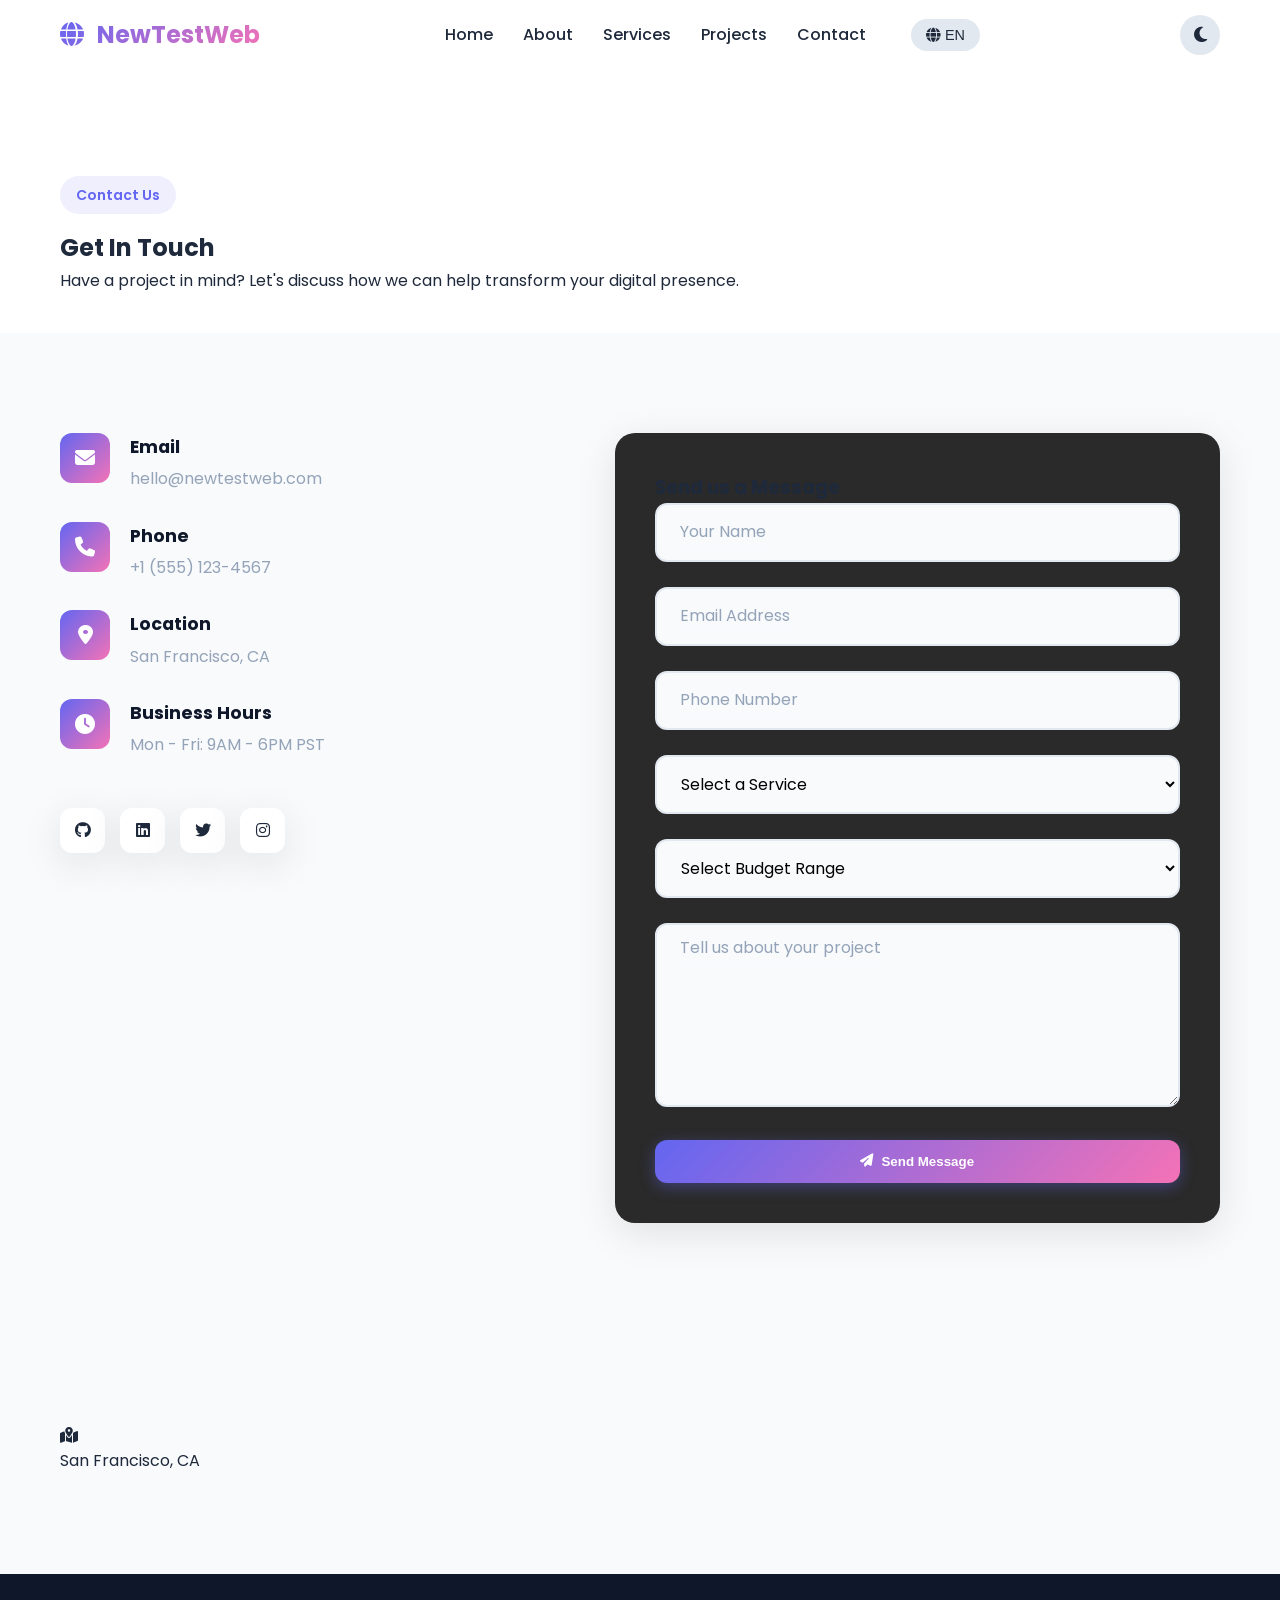
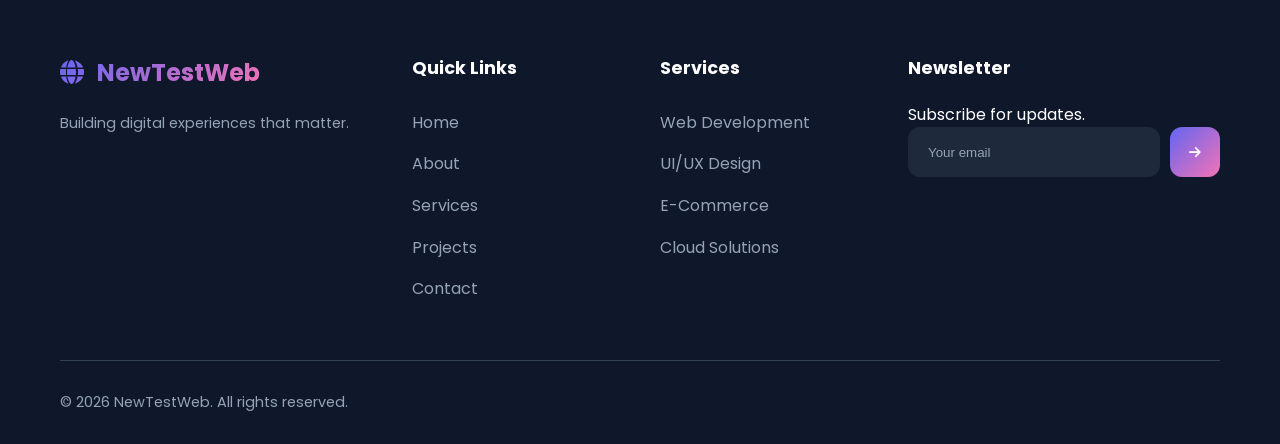
<file: contact.html>
<!DOCTYPE html>
<html lang="en">
<head>
    <meta charset="UTF-8">
    <meta name="viewport" content="width=device-width, initial-scale=1.0">
    <meta name="description" content="Contact NewTestWeb - Get in touch for web development, design, and digital solutions">
    <meta name="robots" content="index, follow">
    <title>Contact Us | NewTestWeb</title>
    <link rel="icon" href="data:image/svg+xml,<svg xmlns='http://www.w3.org/2000/svg' viewBox='0 0 100 100'><text y='.9em' font-size='90'>🌐</text></svg>">
    <link rel="stylesheet" href="styles.css">
    <link rel="stylesheet" href="https://cdnjs.cloudflare.com/ajax/libs/font-awesome/6.4.0/css/all.min.css">
    <link rel="preconnect" href="https://fonts.googleapis.com">
    <link rel="preconnect" href="https://fonts.gstatic.com" crossorigin>
    <link href="https://fonts.googleapis.com/css2?family=Poppins:wght@300;400;500;600;700&display=swap" rel="stylesheet">
    <script>
        const savedTheme = localStorage.getItem('theme') || 'light';
        document.documentElement.setAttribute('data-theme', savedTheme);
    </script>
</head>
<body>
    <a href="#main-content" class="skip-link">Skip to main content</a>
    
    <nav class="navbar">
        <div class="container">
            <a href="https://youtested.github.io/newtestweb/" class="logo">
                <i class="fas fa-globe"></i> NewTestWeb
            </a>
            <div class="nav-links">
                <a href="https://youtested.github.io/newtestweb/">Home</a>
                <a href="https://youtested.github.io/newtestweb/about.html">About</a>
                <a href="https://youtested.github.io/newtestweb/services.html">Services</a>
                <a href="https://youtested.github.io/newtestweb/projects.html">Projects</a>
                <a href="https://youtested.github.io/newtestweb/contact.html">Contact</a>
                <div class="language-selector">
                    <button class="lang-btn" id="langBtn">
                        <i class="fas fa-globe"></i> <span>EN</span>
                    </button>
                    <div class="lang-dropdown" id="langDropdown">
                        <a href="#" data-lang="en" class="active">English</a>
                        <a href="#" data-lang="es">Español</a>
                        <a href="#" data-lang="fr">Français</a>
                        <a href="#" data-lang="de">Deutsch</a>
                        <a href="#" data-lang="zh">中文</a>
                        <a href="#" data-lang="ja">日本語</a>
                    </div>
                </div>
            </div>
            <button class="theme-toggle" id="themeToggle" aria-label="Toggle dark mode">
                <i class="fas fa-moon"></i>
            </button>
            <div class="nav-toggle">
                <i class="fas fa-bars"></i>
            </div>
        </div>
    </nav>

    <div class="mobile-menu">
        <a href="https://youtested.github.io/newtestweb/">Home</a>
        <a href="https://youtested.github.io/newtestweb/about.html">About</a>
        <a href="https://youtested.github.io/newtestweb/services.html">Services</a>
        <a href="https://youtested.github.io/newtestweb/projects.html">Projects</a>
        <a href="https://youtested.github.io/newtestweb/contact.html">Contact</a>
        <div class="mobile-lang-selector">
            <a href="#" data-lang="en" class="active">English</a>
            <a href="#" data-lang="es">Español</a>
            <a href="#" data-lang="fr">Français</a>
            <a href="#" data-lang="de">Deutsch</a>
            <a href="#" data-lang="zh">中文</a>
            <a href="#" data-lang="ja">日本語</a>
        </div>
    </div>

    <main id="main-content">
        <section class="page-header">
            <div class="container">
                <span class="section-tag">Contact Us</span>
                <h1>Get In Touch</h1>
                <p>Have a project in mind? Let's discuss how we can help transform your digital presence.</p>
            </div>
        </section>

        <section class="contact-detail">
            <div class="container">
                <div class="contact-grid">
                    <div class="contact-info">
                        <div class="contact-item">
                            <i class="fas fa-envelope"></i>
                            <div>
                                <h4>Email</h4>
                                <p>hello@newtestweb.com</p>
                            </div>
                        </div>
                        <div class="contact-item">
                            <i class="fas fa-phone"></i>
                            <div>
                                <h4>Phone</h4>
                                <p>+1 (555) 123-4567</p>
                            </div>
                        </div>
                        <div class="contact-item">
                            <i class="fas fa-map-marker-alt"></i>
                            <div>
                                <h4>Location</h4>
                                <p>San Francisco, CA</p>
                            </div>
                        </div>
                        <div class="contact-item">
                            <i class="fas fa-clock"></i>
                            <div>
                                <h4>Business Hours</h4>
                                <p>Mon - Fri: 9AM - 6PM PST</p>
                            </div>
                        </div>
                        
                        <div class="social-links">
                            <a href="#"><i class="fab fa-github"></i></a>
                            <a href="#"><i class="fab fa-linkedin"></i></a>
                            <a href="#"><i class="fab fa-twitter"></i></a>
                            <a href="#"><i class="fab fa-instagram"></i></a>
                        </div>
                    </div>

                    <form class="contact-form" id="contactForm">
                        <h3>Send us a Message</h3>
                        <div class="form-group">
                            <input type="text" id="name" name="name" required placeholder=" ">
                            <label for="name">Your Name</label>
                        </div>
                        <div class="form-group">
                            <input type="email" id="email" name="email" required placeholder=" ">
                            <label for="email">Email Address</label>
                        </div>
                        <div class="form-group">
                            <input type="tel" id="phone" name="phone" placeholder=" ">
                            <label for="phone">Phone Number</label>
                        </div>
                        <div class="form-group">
                            <select id="service" name="service" required>
                                <option value="">Select a Service</option>
                                <option value="web-development">Web Development</option>
                                <option value="ui-ux-design">UI/UX Design</option>
                                <option value="ecommerce">E-Commerce</option>
                                <option value="cloud-solutions">Cloud Solutions</option>
                                <option value="mobile-apps">Mobile Apps</option>
                                <option value="seo-marketing">SEO & Marketing</option>
                                <option value="other">Other</option>
                            </select>
                        </div>
                        <div class="form-group">
                            <select id="budget" name="budget">
                                <option value="">Select Budget Range</option>
                                <option value="under-5k">Under $5,000</option>
                                <option value="5k-10k">$5,000 - $10,000</option>
                                <option value="10k-25k">$10,000 - $25,000</option>
                                <option value="25k-50k">$25,000 - $50,000</option>
                                <option value="over-50k">Over $50,000</option>
                            </select>
                        </div>
                        <div class="form-group">
                            <textarea id="message" name="message" rows="6" required placeholder=" "></textarea>
                            <label for="message">Tell us about your project</label>
                        </div>
                        <button type="submit" class="btn btn-primary">
                            <i class="fas fa-paper-plane"></i> Send Message
                        </button>
                    </form>
                </div>
            </div>
        </section>

        <section class="map-section">
            <div class="container">
                <div class="map-placeholder">
                    <i class="fas fa-map-marked-alt"></i>
                    <p>San Francisco, CA</p>
                </div>
            </div>
        </section>
    </main>

    <footer class="footer">
        <div class="container">
            <div class="footer-grid">
                <div class="footer-brand">
                    <a href="https://youtested.github.io/newtestweb/" class="logo">
                        <i class="fas fa-globe"></i> NewTestWeb
                    </a>
                    <p>Building digital experiences that matter.</p>
                </div>
                <div class="footer-links">
                    <h4>Quick Links</h4>
                    <a href="https://youtested.github.io/newtestweb/">Home</a>
                    <a href="https://youtested.github.io/newtestweb/about.html">About</a>
                    <a href="https://youtested.github.io/newtestweb/services.html">Services</a>
                    <a href="https://youtested.github.io/newtestweb/projects.html">Projects</a>
                    <a href="https://youtested.github.io/newtestweb/contact.html">Contact</a>
                </div>
                <div class="footer-links">
                    <h4>Services</h4>
                    <a href="https://youtested.github.io/newtestweb/services.html">Web Development</a>
                    <a href="https://youtested.github.io/newtestweb/services.html">UI/UX Design</a>
                    <a href="https://youtested.github.io/newtestweb/services.html">E-Commerce</a>
                    <a href="https://youtested.github.io/newtestweb/services.html">Cloud Solutions</a>
                </div>
                <div class="footer-newsletter">
                    <h4>Newsletter</h4>
                    <p>Subscribe for updates.</p>
                    <form class="newsletter-form">
                        <input type="email" placeholder="Your email">
                        <button type="submit"><i class="fas fa-arrow-right"></i></button>
                    </form>
                </div>
            </div>
            <div class="footer-bottom">
                <p>&copy; 2026 NewTestWeb. All rights reserved.</p>
            </div>
        </div>
    </footer>

    <button class="scroll-top" id="scrollTop">
        <i class="fas fa-arrow-up"></i>
    </button>

    <div class="toast" id="toast">
        <i class="fas fa-check-circle"></i>
        <span>Message sent successfully!</span>
    </div>

    <script src="script.js"></script>
</body>
</html>
</file>
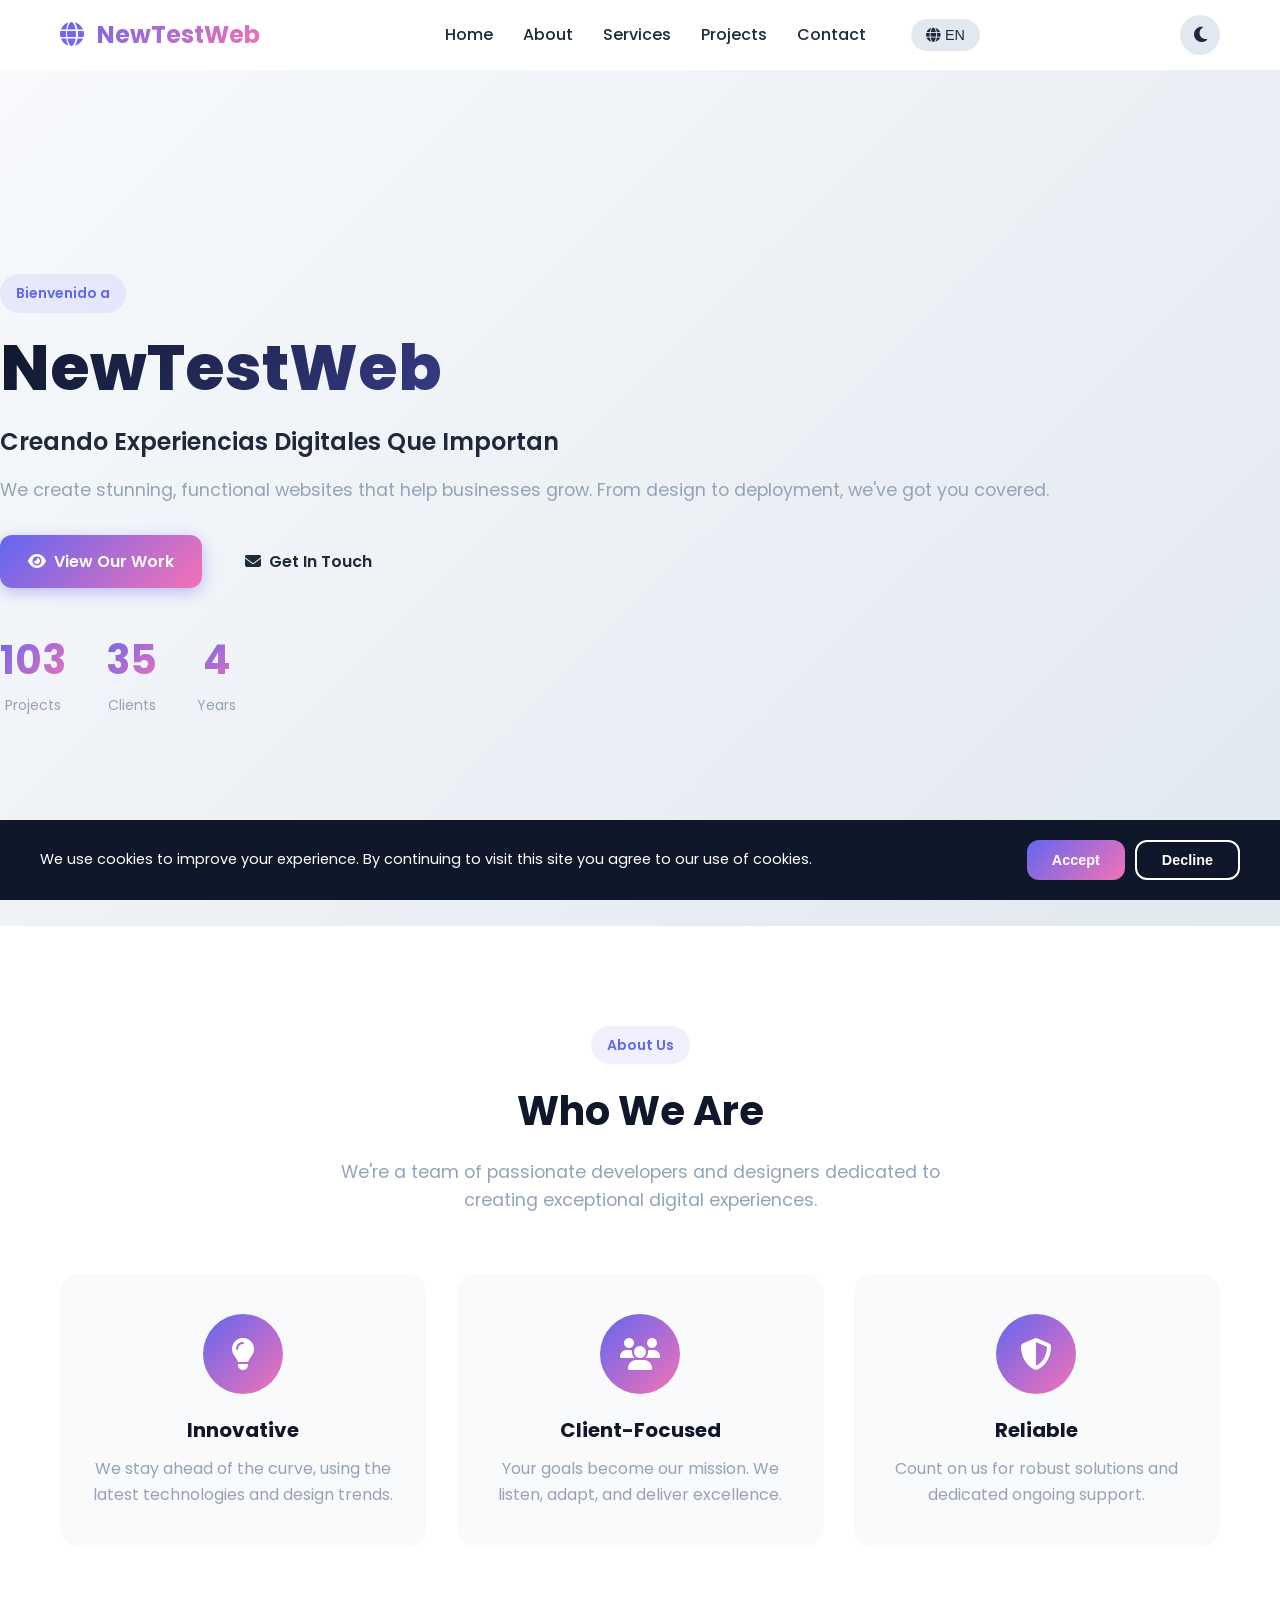
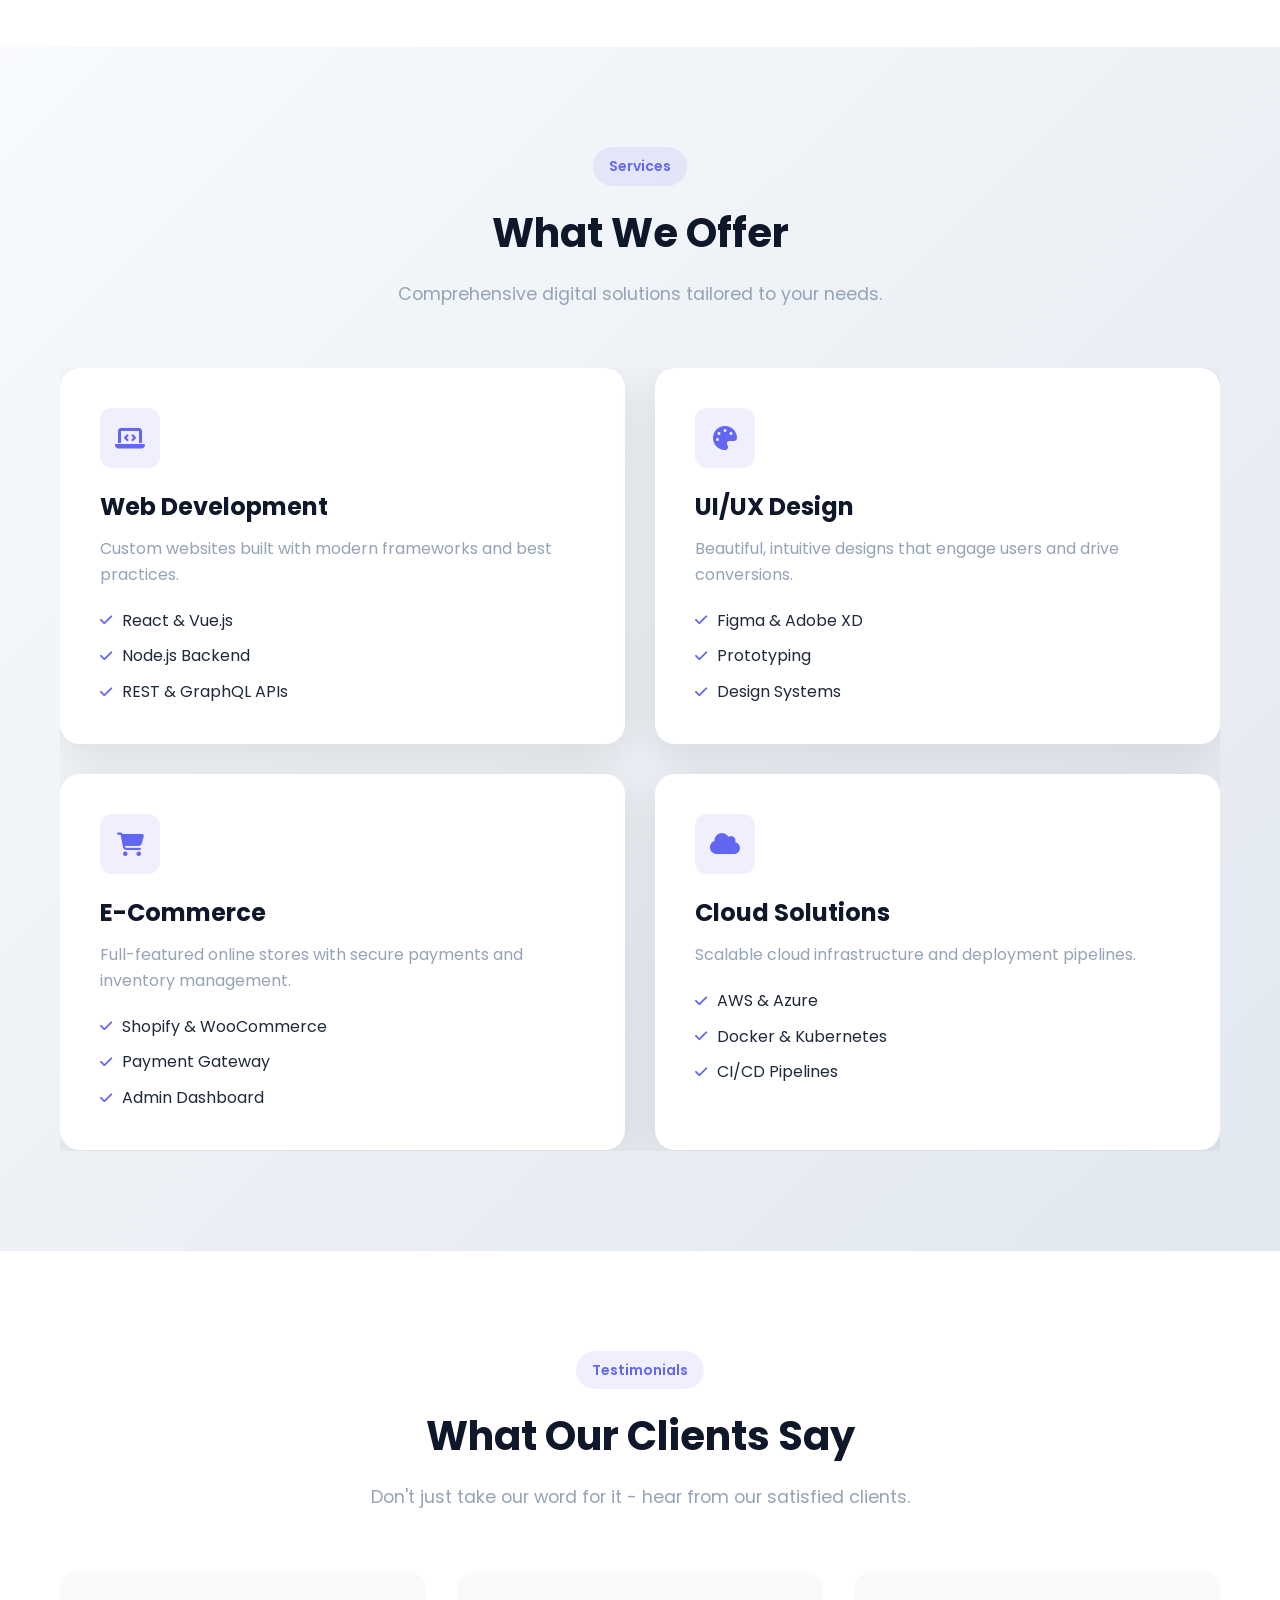
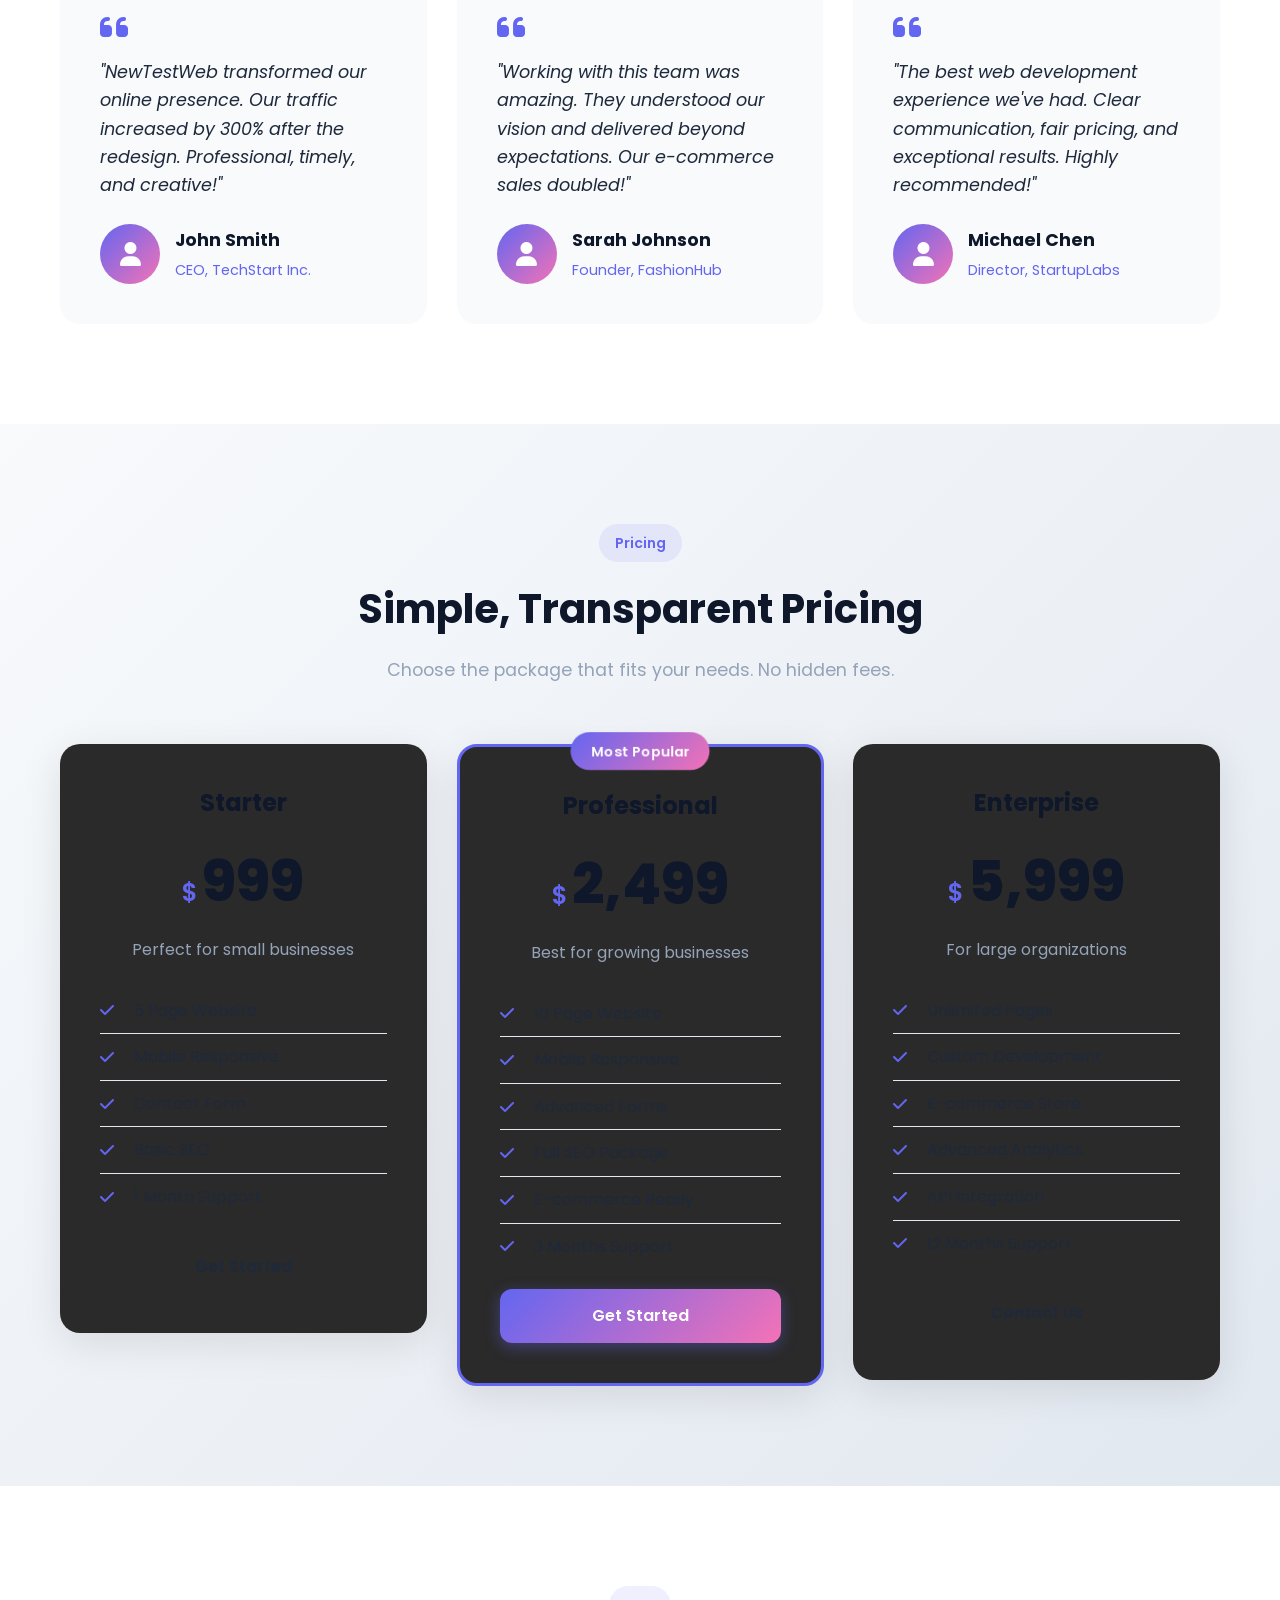
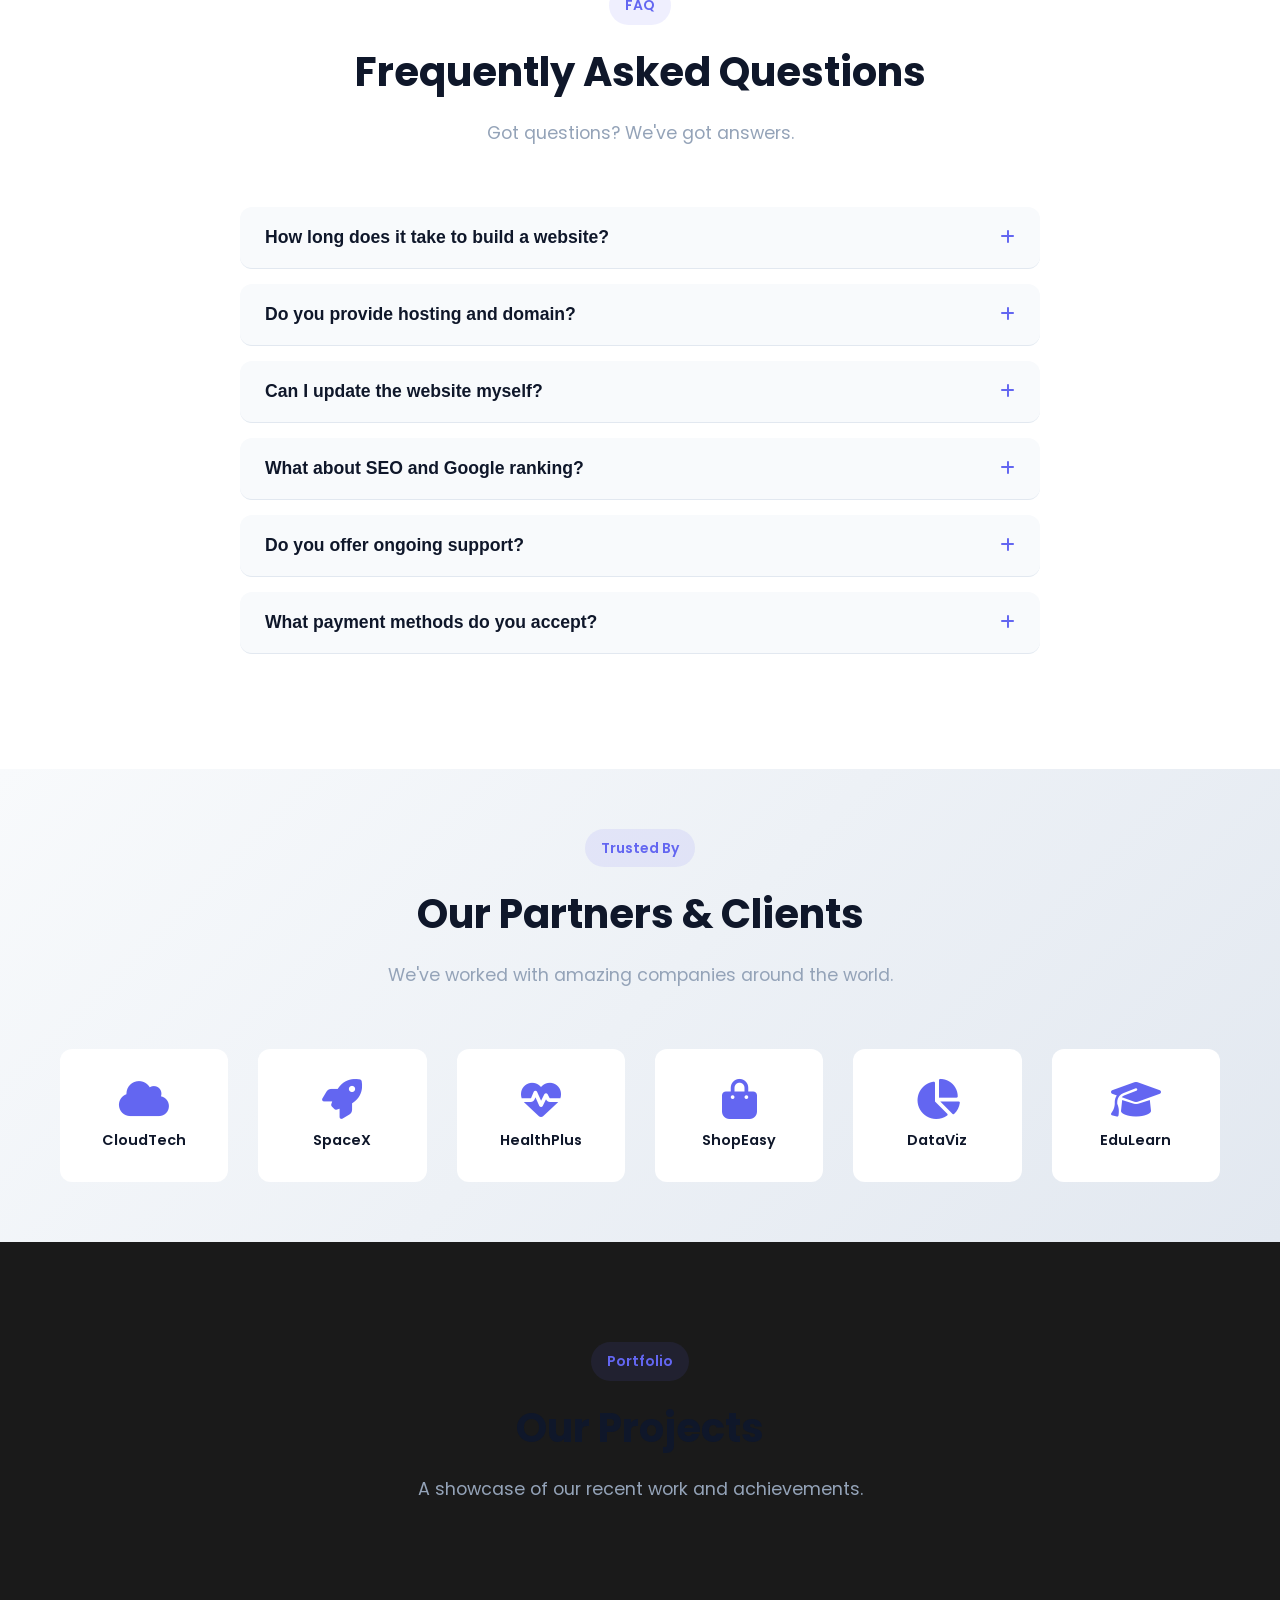
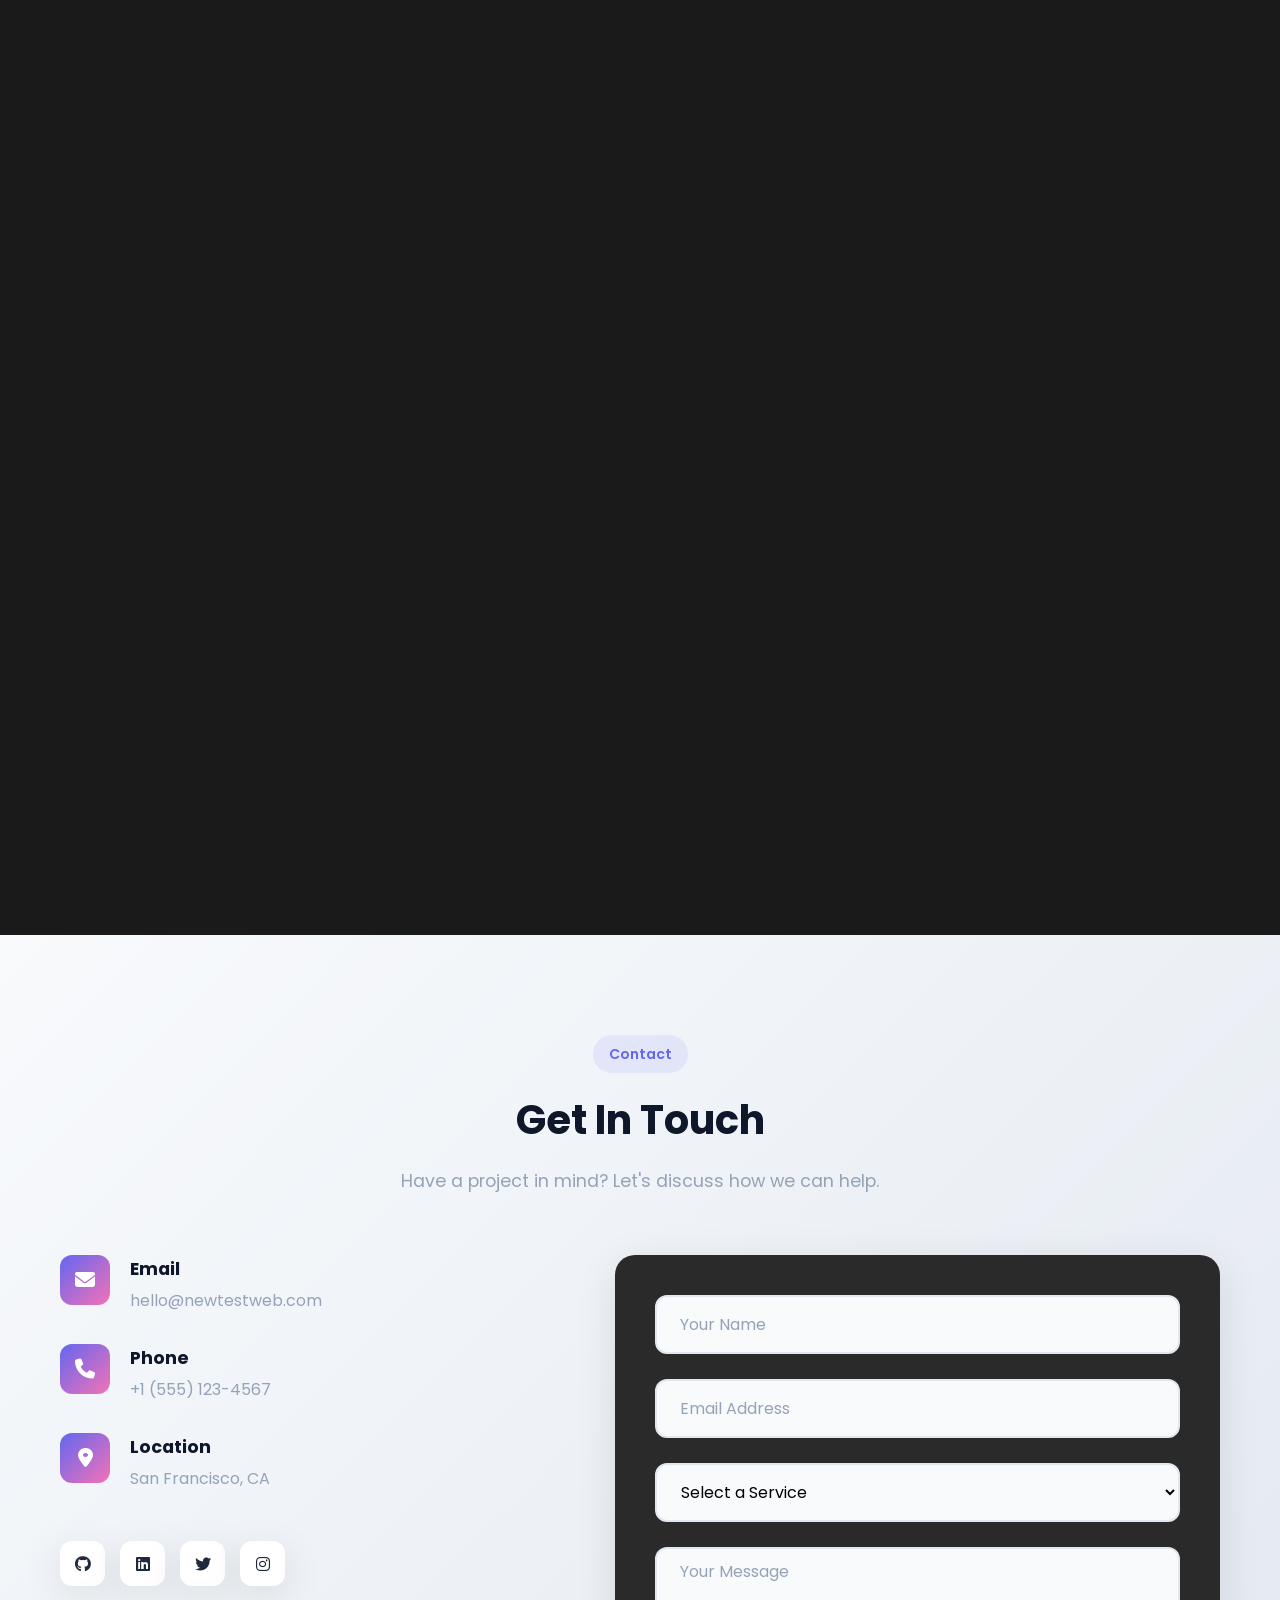
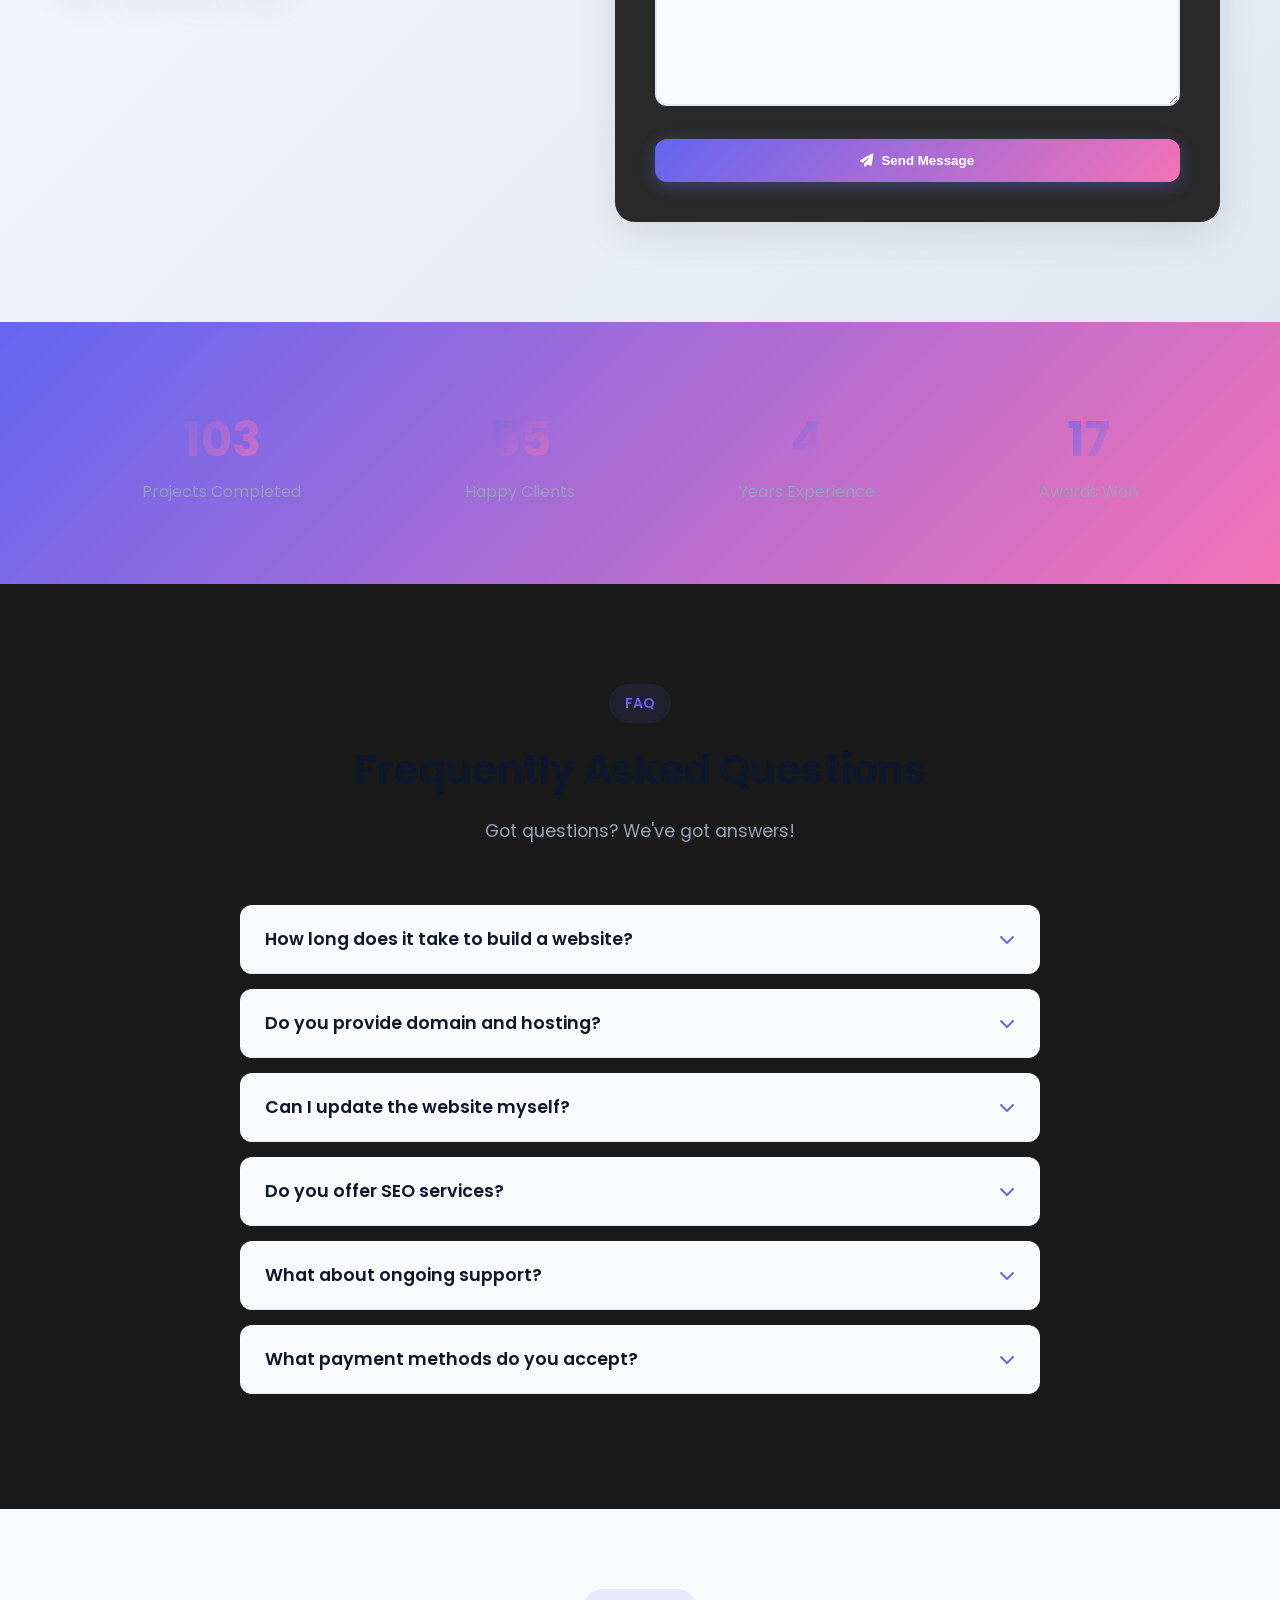
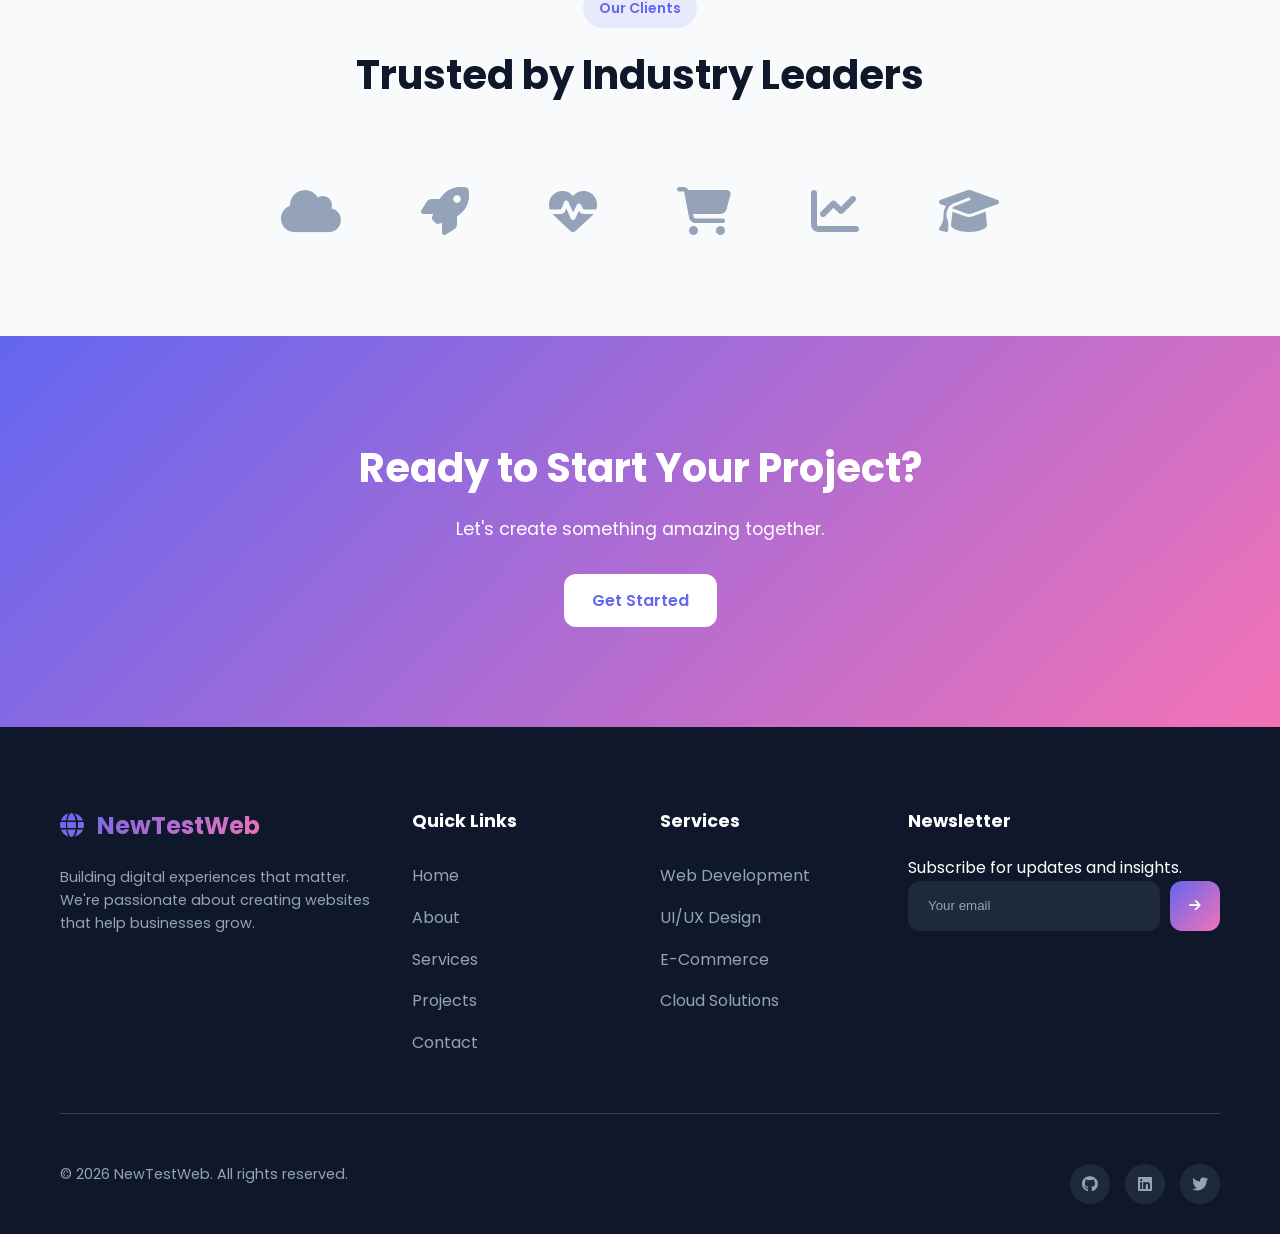
<file: index-es.html>
<!DOCTYPE html>
<html lang="en">
<head>
    <meta charset="UTF-8">
    <meta name="viewport" content="width=device-width, initial-scale=1.0">
    <meta name="description" content="NewTestWeb - Building modern, responsive websites and digital solutions. Web development, UI/UX design, e-commerce, and cloud services.">
    <meta name="keywords" content="web development, web design, UI/UX, e-commerce, cloud solutions, modern website">
    <meta name="author" content="NewTestWeb">
    <meta name="robots" content="index, follow">
    
    <!-- Open Graph / Social Media -->
    <meta property="og:title" content="NewTestWeb | Modern Digital Solutions">
    <meta property="og:description" content="Building digital experiences that matter. We create stunning, functional websites.">
    <meta property="og:type" content="website">
    <meta property="og:url" content="https://youtested.github.io/newtestweb/">
    <meta property="og:image" content="https://youtested.github.io/newtestweb/og-image.jpg">
    
    <!-- Twitter Card -->
    <meta name="twitter:card" content="summary_large_image">
    <meta name="twitter:title" content="NewTestWeb | Modern Digital Solutions">
    <meta name="twitter:description" content="Building digital experiences that matter. We create stunning, functional websites.">
    
    <!-- Favicon -->
    <link rel="icon" type="image/svg+xml" href="data:image/svg+xml,<svg xmlns='http://www.w3.org/2000/svg' viewBox='0 0 100 100'><text y='.9em' font-size='90'>🌐</text></svg>">
    
    <!-- Canonical URL -->
    <link rel="canonical" href="https://youtested.github.io/newtestweb/">
    
    <!-- Performance Optimization - Preload critical resources -->
    <link rel="preconnect" href="https://fonts.googleapis.com">
    <link rel="preconnect" href="https://fonts.gstatic.com" crossorigin>
    <link rel="preconnect" href="https://cdnjs.cloudflare.com">
    <link rel="preload" href="styles.css" as="style">
    <link rel="preload" href="script.js" as="script">
    
    <!-- DNS Prefetch for external domains -->
    <link rel="dns-prefetch" href="//fonts.googleapis.com">
    <link rel="dns-prefetch" href="//cdnjs.cloudflare.com">
    <link rel="dns-prefetch" href="//fonts.gstatic.com">
    
    <title>NewTestWeb | Modern Digital Solutions</title>
    <link rel="icon" href="data:image/svg+xml,<svg xmlns='http://www.w3.org/2000/svg' viewBox='0 0 100 100'><text y='.9em' font-size='90'>🌐</text></svg>">
    <link rel="stylesheet" href="styles.css">
    <link rel="stylesheet" href="https://cdnjs.cloudflare.com/ajax/libs/font-awesome/6.4.0/css/all.min.css">
    <link rel="preconnect" href="https://fonts.googleapis.com">
    <link rel="preconnect" href="https://fonts.gstatic.com" crossorigin>
    <link href="https://fonts.googleapis.com/css2?family=Poppins:wght@300;400;500;600;700&display=swap" rel="stylesheet">
    <style>
        /* Font-display swap to prevent FOIT */
        @font-face {
            font-family: 'Poppins';
            font-display: swap;
        }
    </style>
</head>
<body>
    <!-- Skip Link for Accessibility -->
    <a href="#main-content" class="skip-link">Skip to main content</a>
    
    <!-- Navigation -->
    <nav class="navbar" role="navigation" aria-label="Main navigation">
        <div class="container">
            <a href="#" class="logo">
                <i class="fas fa-globe"></i> NewTestWeb
            </a>
            <div class="nav-links">
                <a href="https://youtested.github.io/newtestweb/">Home</a>
                <a href="https://youtested.github.io/newtestweb/about.html" target="_blank">About</a>
                <a href="https://youtested.github.io/newtestweb/services.html" target="_blank">Services</a>
                <a href="https://youtested.github.io/newtestweb/projects.html" target="_blank">Projects</a>
                <a href="https://youtested.github.io/newtestweb/contact.html" target="_blank">Contact</a>
                <div class="language-selector">
                    <button class="lang-btn" id="langBtn">
                        <i class="fas fa-globe"></i> <span>EN</span>
                    </button>
                    <div class="lang-dropdown" id="langDropdown">
                        <a href="#" data-lang="en" class="active">English</a>
                        <a href="#" data-lang="es">Español</a>
                        <a href="#" data-lang="fr">Français</a>
                        <a href="#" data-lang="de">Deutsch</a>
                        <a href="#" data-lang="zh">中文</a>
                        <a href="#" data-lang="ja">日本語</a>
                    </div>
                </div>
            </div>
            <button class="theme-toggle" id="themeToggle" aria-label="Toggle dark mode">
                <i class="fas fa-moon"></i>
            </button>
            <div class="nav-toggle">
                <i class="fas fa-bars"></i>
            </div>
        </div>
    </nav>

    <!-- Mobile Menu -->
    <div class="mobile-menu">
        <a href="https://youtested.github.io/newtestweb/">Home</a>
        <a href="https://youtested.github.io/newtestweb/about.html">About</a>
        <a href="https://youtested.github.io/newtestweb/services.html">Services</a>
        <a href="https://youtested.github.io/newtestweb/projects.html">Projects</a>
        <a href="https://youtested.github.io/newtestweb/contact.html">Contact</a>
        <div class="mobile-lang-selector">
            <a href="#" data-lang="en" class="active">English</a>
            <a href="#" data-lang="es">Español</a>
            <a href="#" data-lang="fr">Français</a>
            <a href="#" data-lang="de">Deutsch</a>
            <a href="#" data-lang="zh">中文</a>
            <a href="#" data-lang="ja">日本語</a>
        </div>
    </div>

    <!-- Hero Section -->
    <main id="main-content">
    <section id="home" class="hero">
        <div class="hero-content">
            <span class="hero-badge">Bienvenido a</span>
            <h1>NewTestWeb</h1>
            <p class="hero-subtitle">Creando Experiencias Digitales Que Importan</p>
            <p class="hero-description">
                We create stunning, functional websites that help businesses grow. 
                From design to deployment, we've got you covered.
            </p>
            <div class="hero-buttons">
                <a href="#projects" class="btn btn-primary">
                    <i class="fas fa-eye"></i> View Our Work
                </a>
                <a href="#contact" class="btn btn-secondary">
                    <i class="fas fa-envelope"></i> Get In Touch
                </a>
            </div>
            <div class="hero-stats">
                <div class="stat">
                    <span class="stat-number" data-count="150">0</span>
                    <span class="stat-label">Projects</span>
                </div>
                <div class="stat">
                    <span class="stat-number" data-count="50">0</span>
                    <span class="stat-label">Clients</span>
                </div>
                <div class="stat">
                    <span class="stat-number" data-count="5">0</span>
                    <span class="stat-label">Years</span>
                </div>
            </div>
        </div>
    </section>

    <!-- About Section -->
    <section id="about" class="about">
        <div class="container">
            <div class="section-header">
                <span class="section-tag">About Us</span>
                <h2>Who We Are</h2>
                <p>We're a team of passionate developers and designers dedicated to creating exceptional digital experiences.</p>
            </div>
            <div class="about-grid">
                <div class="about-card">
                    <div class="about-icon">
                        <i class="fas fa-lightbulb"></i>
                    </div>
                    <h3>Innovative</h3>
                    <p>We stay ahead of the curve, using the latest technologies and design trends.</p>
                </div>
                <div class="about-card">
                    <div class="about-icon">
                        <i class="fas fa-users"></i>
                    </div>
                    <h3>Client-Focused</h3>
                    <p>Your goals become our mission. We listen, adapt, and deliver excellence.</p>
                </div>
                <div class="about-card">
                    <div class="about-icon">
                        <i class="fas fa-shield-alt"></i>
                    </div>
                    <h3>Reliable</h3>
                    <p>Count on us for robust solutions and dedicated ongoing support.</p>
                </div>
            </div>
        </div>
    </section>

    <!-- Services Section -->
    <section id="services" class="services">
        <div class="container">
            <div class="section-header">
                <span class="section-tag">Services</span>
                <h2>What We Offer</h2>
                <p>Comprehensive digital solutions tailored to your needs.</p>
            </div>
            <div class="services-grid">
                <div class="service-card">
                    <div class="service-icon">
                        <i class="fas fa-laptop-code"></i>
                    </div>
                    <h3>Web Development</h3>
                    <p>Custom websites built with modern frameworks and best practices.</p>
                    <ul class="service-features">
                        <li><i class="fas fa-check"></i> React & Vue.js</li>
                        <li><i class="fas fa-check"></i> Node.js Backend</li>
                        <li><i class="fas fa-check"></i> REST & GraphQL APIs</li>
                    </ul>
                </div>
                <div class="service-card">
                    <div class="service-icon">
                        <i class="fas fa-palette"></i>
                    </div>
                    <h3>UI/UX Design</h3>
                    <p>Beautiful, intuitive designs that engage users and drive conversions.</p>
                    <ul class="service-features">
                        <li><i class="fas fa-check"></i> Figma & Adobe XD</li>
                        <li><i class="fas fa-check"></i> Prototyping</li>
                        <li><i class="fas fa-check"></i> Design Systems</li>
                    </ul>
                </div>
                <div class="service-card">
                    <div class="service-icon">
                        <i class="fas fa-shopping-cart"></i>
                    </div>
                    <h3>E-Commerce</h3>
                    <p>Full-featured online stores with secure payments and inventory management.</p>
                    <ul class="service-features">
                        <li><i class="fas fa-check"></i> Shopify & WooCommerce</li>
                        <li><i class="fas fa-check"></i> Payment Gateway</li>
                        <li><i class="fas fa-check"></i> Admin Dashboard</li>
                    </ul>
                </div>
                <div class="service-card">
                    <div class="service-icon">
                        <i class="fas fa-cloud"></i>
                    </div>
                    <h3>Cloud Solutions</h3>
                    <p>Scalable cloud infrastructure and deployment pipelines.</p>
                    <ul class="service-features">
                        <li><i class="fas fa-check"></i> AWS & Azure</li>
                        <li><i class="fas fa-check"></i> Docker & Kubernetes</li>
                        <li><i class="fas fa-check"></i> CI/CD Pipelines</li>
                    </ul>
                </div>
            </div>
        </div>
    </section>

    <!-- Testimonials Section -->
    <section id="testimonials" class="testimonials">
        <div class="container">
            <div class="section-header">
                <span class="section-tag">Testimonials</span>
                <h2>What Our Clients Say</h2>
                <p>Don't just take our word for it - hear from our satisfied clients.</p>
            </div>
            <div class="testimonials-grid">
                <div class="testimonial-card">
                    <div class="testimonial-content">
                        <i class="fas fa-quote-left"></i>
                        <p>"NewTestWeb transformed our online presence. Our traffic increased by 300% after the redesign. Professional, timely, and creative!"</p>
                    </div>
                    <div class="testimonial-author">
                        <div class="author-avatar">
                            <i class="fas fa-user"></i>
                        </div>
                        <div class="author-info">
                            <h4>John Smith</h4>
                            <p>CEO, TechStart Inc.</p>
                        </div>
                    </div>
                </div>
                <div class="testimonial-card">
                    <div class="testimonial-content">
                        <i class="fas fa-quote-left"></i>
                        <p>"Working with this team was amazing. They understood our vision and delivered beyond expectations. Our e-commerce sales doubled!"</p>
                    </div>
                    <div class="testimonial-author">
                        <div class="author-avatar">
                            <i class="fas fa-user"></i>
                        </div>
                        <div class="author-info">
                            <h4>Sarah Johnson</h4>
                            <p>Founder, FashionHub</p>
                        </div>
                    </div>
                </div>
                <div class="testimonial-card">
                    <div class="testimonial-content">
                        <i class="fas fa-quote-left"></i>
                        <p>"The best web development experience we've had. Clear communication, fair pricing, and exceptional results. Highly recommended!"</p>
                    </div>
                    <div class="testimonial-author">
                        <div class="author-avatar">
                            <i class="fas fa-user"></i>
                        </div>
                        <div class="author-info">
                            <h4>Michael Chen</h4>
                            <p>Director, StartupLabs</p>
                        </div>
                    </div>
                </div>
            </div>
        </div>
    </section>

    <!-- Pricing Section -->
    <section id="pricing" class="pricing">
        <div class="container">
            <div class="section-header">
                <span class="section-tag">Pricing</span>
                <h2>Simple, Transparent Pricing</h2>
                <p>Choose the package that fits your needs. No hidden fees.</p>
            </div>
            <div class="pricing-grid">
                <div class="pricing-card">
                    <div class="pricing-header">
                        <h3>Starter</h3>
                        <div class="price">
                            <span class="currency">$</span>
                            <span class="amount">999</span>
                        </div>
                        <p>Perfect for small businesses</p>
                    </div>
                    <ul class="pricing-features">
                        <li><i class="fas fa-check"></i> 5 Page Website</li>
                        <li><i class="fas fa-check"></i> Mobile Responsive</li>
                        <li><i class="fas fa-check"></i> Contact Form</li>
                        <li><i class="fas fa-check"></i> Basic SEO</li>
                        <li><i class="fas fa-check"></i> 1 Month Support</li>
                    </ul>
                    <a href="#contact" class="btn btn-secondary">Get Started</a>
                </div>
                <div class="pricing-card popular">
                    <div class="popular-badge">Most Popular</div>
                    <div class="pricing-header">
                        <h3>Professional</h3>
                        <div class="price">
                            <span class="currency">$</span>
                            <span class="amount">2,499</span>
                        </div>
                        <p>Best for growing businesses</p>
                    </div>
                    <ul class="pricing-features">
                        <li><i class="fas fa-check"></i> 10 Page Website</li>
                        <li><i class="fas fa-check"></i> Mobile Responsive</li>
                        <li><i class="fas fa-check"></i> Advanced Forms</li>
                        <li><i class="fas fa-check"></i> Full SEO Package</li>
                        <li><i class="fas fa-check"></i> E-commerce Ready</li>
                        <li><i class="fas fa-check"></i> 3 Months Support</li>
                    </ul>
                    <a href="#contact" class="btn btn-primary">Get Started</a>
                </div>
                <div class="pricing-card">
                    <div class="pricing-header">
                        <h3>Enterprise</h3>
                        <div class="price">
                            <span class="currency">$</span>
                            <span class="amount">5,999</span>
                        </div>
                        <p>For large organizations</p>
                    </div>
                    <ul class="pricing-features">
                        <li><i class="fas fa-check"></i> Unlimited Pages</li>
                        <li><i class="fas fa-check"></i> Custom Development</li>
                        <li><i class="fas fa-check"></i> E-commerce Store</li>
                        <li><i class="fas fa-check"></i> Advanced Analytics</li>
                        <li><i class="fas fa-check"></i> API Integration</li>
                        <li><i class="fas fa-check"></i> 12 Months Support</li>
                    </ul>
                    <a href="#contact" class="btn btn-secondary">Contact Us</a>
                </div>
            </div>
        </div>
    </section>

    <!-- FAQ Section -->
    <section id="faq" class="faq">
        <div class="container">
            <div class="section-header">
                <span class="section-tag">FAQ</span>
                <h2>Frequently Asked Questions</h2>
                <p>Got questions? We've got answers.</p>
            </div>
            <div class="faq-grid">
                <div class="faq-item">
                    <button class="faq-question">
                        <span>How long does it take to build a website?</span>
                        <i class="fas fa-plus"></i>
                    </button>
                    <div class="faq-answer">
                        <p>Most projects take 2-6 weeks depending on complexity. A simple landing page can be done in a few days, while complex e-commerce sites may take 8-12 weeks.</p>
                    </div>
                </div>
                <div class="faq-item">
                    <button class="faq-question">
                        <span>Do you provide hosting and domain?</span>
                        <i class="fas fa-plus"></i>
                    </button>
                    <div class="faq-answer">
                        <p>Yes! We can help you purchase and manage your domain and hosting. We offer affordable hosting packages starting at $10/month.</p>
                    </div>
                </div>
                <div class="faq-item">
                    <button class="faq-question">
                        <span>Can I update the website myself?</span>
                        <i class="fas fa-plus"></i>
                    </button>
                    <div class="faq-answer">
                        <p>Absolutely! We provide a user-friendly content management system (CMS) that allows you to easily update text, images, and content without coding.</p>
                    </div>
                </div>
                <div class="faq-item">
                    <button class="faq-question">
                        <span>What about SEO and Google ranking?</span>
                        <i class="fas fa-plus"></i>
                    </button>
                    <div class="faq-answer">
                        <p>All our websites come with basic SEO optimization. We also offer advanced SEO packages to help improve your Google rankings.</p>
                    </div>
                </div>
                <div class="faq-item">
                    <button class="faq-question">
                        <span>Do you offer ongoing support?</span>
                        <i class="fas fa-plus"></i>
                    </button>
                    <div class="faq-answer">
                        <p>Yes! We offer monthly support packages starting at $99/month for updates, fixes, and improvements.</p>
                    </div>
                </div>
                <div class="faq-item">
                    <button class="faq-question">
                        <span>What payment methods do you accept?</span>
                        <i class="fas fa-plus"></i>
                    </button>
                    <div class="faq-answer">
                        <p>We accept bank transfer, credit cards, PayPal, and crypto. We also offer payment plans for larger projects.</p>
                    </div>
                </div>
            </div>
        </div>
    </section>

    <!-- Partners Section -->
    <section id="partners" class="partners">
        <div class="container">
            <div class="section-header">
                <span class="section-tag">Trusted By</span>
                <h2>Our Partners & Clients</h2>
                <p>We've worked with amazing companies around the world.</p>
            </div>
            <div class="partners-grid">
                <div class="partner-logo"><i class="fas fa-cloud"></i><span>CloudTech</span></div>
                <div class="partner-logo"><i class="fas fa-rocket"></i><span>SpaceX</span></div>
                <div class="partner-logo"><i class="fas fa-heartbeat"></i><span>HealthPlus</span></div>
                <div class="partner-logo"><i class="fas fa-shopping-bag"></i><span>ShopEasy</span></div>
                <div class="partner-logo"><i class="fas fa-chart-pie"></i><span>DataViz</span></div>
                <div class="partner-logo"><i class="fas fa-graduation-cap"></span></i><span>EduLearn</span></div>
            </div>
        </div>
    </section>

    <!-- Projects Section -->
    <section id="projects" class="projects">
        <div class="container">
            <div class="section-header">
                <span class="section-tag">Portfolio</span>
                <h2>Our Projects</h2>
                <p>A showcase of our recent work and achievements.</p>
            </div>
            <div class="projects-grid">
                <div class="project-card">
                    <div class="project-image">
                        <i class="fas fa-store"></i>
                    </div>
                    <div class="project-content">
                        <h3>E-Commerce Platform</h3>
                        <p>Full-featured online shopping platform with inventory management.</p>
                        <div class="project-tags">
                            <span>React</span>
                            <span>Node.js</span>
                            <span>MongoDB</span>
                        </div>
                        <a href="#" class="project-link">
                            View Project <i class="fas fa-arrow-right"></i>
                        </a>
                    </div>
                </div>
                <div class="project-card">
                    <div class="project-image">
                        <i class="fas fa-chart-line"></i>
                    </div>
                    <div class="project-content">
                        <h3>Analytics Dashboard</h3>
                        <p>Real-time data visualization dashboard for business intelligence.</p>
                        <div class="project-tags">
                            <span>Vue.js</span>
                            <span>D3.js</span>
                            <span>Firebase</span>
                        </div>
                        <a href="#" class="project-link">
                            View Project <i class="fas fa-arrow-right"></i>
                        </a>
                    </div>
                </div>
                <div class="project-card">
                    <div class="project-image">
                        <i class="fas fa-mobile-alt"></i>
                    </div>
                    <div class="project-content">
                        <h3>Mobile Banking App</h3>
                        <p>Secure mobile banking application with biometric authentication.</p>
                        <div class="project-tags">
                            <span>React Native</span>
                            <span>TypeScript</span>
                            <span>AWS</span>
                        </div>
                        <a href="#" class="project-link">
                            View Project <i class="fas fa-arrow-right"></i>
                        </a>
                    </div>
                </div>
                <div class="project-card">
                    <div class="project-image">
                        <i class="fas fa-comments"></i>
                    </div>
                    <div class="project-content">
                        <h3>Social Platform</h3>
                        <p>Community platform with real-time messaging and user profiles.</p>
                        <div class="project-tags">
                            <span>Next.js</span>
                            <span>Socket.io</span>
                            <span>PostgreSQL</span>
                        </div>
                        <a href="#" class="project-link">
                            View Project <i class="fas fa-arrow-right"></i>
                        </a>
                    </div>
                </div>
                <div class="project-card">
                    <div class="project-image">
                        <i class="fas fa-graduation-cap"></i>
                    </div>
                    <div class="project-content">
                        <h3>E-Learning Platform</h3>
                        <p>Online learning management system with video streaming.</p>
                        <div class="project-tags">
                            <span>MERN Stack</span>
                            <span>AWS S3</span>
                            <span>Stripe</span>
                        </div>
                        <a href="#" class="project-link">
                            View Project <i class="fas fa-arrow-right"></i>
                        </a>
                    </div>
                </div>
                <div class="project-card">
                    <div class="project-image">
                        <i class="fas fa-utensils"></i>
                    </div>
                    <div class="project-content">
                        <h3>Restaurant App</h3>
                        <p>Table reservation and ordering system for restaurants.</p>
                        <div class="project-tags">
                            <span>Flutter</span>
                            <span>Firebase</span>
                            <span>Google Maps</span>
                        </div>
                        <a href="#" class="project-link">
                            View Project <i class="fas fa-arrow-right"></i>
                        </a>
                    </div>
                </div>
            </div>
        </div>
    </section>

    <!-- Contact Section -->
    <section id="contact" class="contact">
        <div class="container">
            <div class="section-header">
                <span class="section-tag">Contact</span>
                <h2>Get In Touch</h2>
                <p>Have a project in mind? Let's discuss how we can help.</p>
            </div>
            <div class="contact-grid">
                <div class="contact-info">
                    <div class="contact-item">
                        <i class="fas fa-envelope"></i>
                        <div>
                            <h4>Email</h4>
                            <p>hello@newtestweb.com</p>
                        </div>
                    </div>
                    <div class="contact-item">
                        <i class="fas fa-phone"></i>
                        <div>
                            <h4>Phone</h4>
                            <p>+1 (555) 123-4567</p>
                        </div>
                    </div>
                    <div class="contact-item">
                        <i class="fas fa-map-marker-alt"></i>
                        <div>
                            <h4>Location</h4>
                            <p>San Francisco, CA</p>
                        </div>
                    </div>
                    <div class="social-links">
                        <a href="#"><i class="fab fa-github"></i></a>
                        <a href="#"><i class="fab fa-linkedin"></i></a>
                        <a href="#"><i class="fab fa-twitter"></i></a>
                        <a href="#"><i class="fab fa-instagram"></i></a>
                    </div>
                </div>
                <form class="contact-form" id="contactForm">
                    <div class="form-group">
                        <input type="text" id="name" name="name" required placeholder=" ">
                        <label for="name">Your Name</label>
                    </div>
                    <div class="form-group">
                        <input type="email" id="email" name="email" required placeholder=" ">
                        <label for="email">Email Address</label>
                    </div>
                    <div class="form-group">
                        <select id="service" name="service" required>
                            <option value="">Select a Service</option>
                            <option value="web-development">Web Development</option>
                            <option value="ui-ux-design">UI/UX Design</option>
                            <option value="ecommerce">E-Commerce</option>
                            <option value="cloud-solutions">Cloud Solutions</option>
                            <option value="other">Other</option>
                        </select>
                    </div>
                    <div class="form-group">
                        <textarea id="message" name="message" rows="5" required placeholder=" "></textarea>
                        <label for="message">Your Message</label>
                    </div>
                    <button type="submit" class="btn btn-primary">
                        <i class="fas fa-paper-plane"></i> Send Message
                    </button>
                </form>
            </div>
        </div>
    </section>

    <!-- Stats Section -->
    <section class="stats-section">
        <div class="container">
            <div class="stats-grid">
                <div class="stat-item animate-on-scroll">
                    <span class="stat-number" data-count="150">0</span>
                    <span class="stat-label">Projects Completed</span>
                </div>
                <div class="stat-item animate-on-scroll">
                    <span class="stat-number" data-count="80">0</span>
                    <span class="stat-label">Happy Clients</span>
                </div>
                <div class="stat-item animate-on-scroll">
                    <span class="stat-number" data-count="5">0</span>
                    <span class="stat-label">Years Experience</span>
                </div>
                <div class="stat-item animate-on-scroll">
                    <span class="stat-number" data-count="24">0</span>
                    <span class="stat-label">Awards Won</span>
                </div>
            </div>
        </div>
    </section>

    <!-- FAQ Section -->
    <section id="faq" class="faq-section">
        <div class="container">
            <div class="section-header animate-on-scroll">
                <span class="section-tag">FAQ</span>
                <h2>Frequently Asked Questions</h2>
                <p>Got questions? We've got answers!</p>
            </div>
            <div class="faq-grid">
                <div class="faq-item animate-on-scroll">
                    <div class="faq-question">
                        <span>How long does it take to build a website?</span>
                        <i class="fas fa-chevron-down"></i>
                    </div>
                    <div class="faq-answer">
                        <p>Most projects take 2-6 weeks depending on complexity. A simple landing page can be done in a few days, while complex e-commerce sites may take 8-12 weeks.</p>
                    </div>
                </div>
                <div class="faq-item animate-on-scroll">
                    <div class="faq-question">
                        <span>Do you provide domain and hosting?</span>
                        <i class="fas fa-chevron-down"></i>
                    </div>
                    <div class="faq-answer">
                        <p>Yes! We can help you purchase and manage your domain and hosting. We offer affordable hosting packages starting at $10/month.</p>
                    </div>
                </div>
                <div class="faq-item animate-on-scroll">
                    <div class="faq-question">
                        <span>Can I update the website myself?</span>
                        <i class="fas fa-chevron-down"></i>
                    </div>
                    <div class="faq-answer">
                        <p>Absolutely! We provide a user-friendly content management system (CMS) that allows you to easily update text, images, and content without coding.</p>
                    </div>
                </div>
                <div class="faq-item animate-on-scroll">
                    <div class="faq-question">
                        <span>Do you offer SEO services?</span>
                        <i class="fas fa-chevron-down"></i>
                    </div>
                    <div class="faq-answer">
                        <p>Yes! All our websites come with basic SEO optimization. We also offer advanced SEO packages to help improve your Google rankings.</p>
                    </div>
                </div>
                <div class="faq-item animate-on-scroll">
                    <div class="faq-question">
                        <span>What about ongoing support?</span>
                        <i class="fas fa-chevron-down"></i>
                    </div>
                    <div class="faq-answer">
                        <p>We offer monthly support packages starting at $99/month for updates, fixes, and improvements. We're always here to help!</p>
                    </div>
                </div>
                <div class="faq-item animate-on-scroll">
                    <div class="faq-question">
                        <span>What payment methods do you accept?</span>
                        <i class="fas fa-chevron-down"></i>
                    </div>
                    <div class="faq-answer">
                        <p>We accept bank transfer, credit cards, PayPal, and crypto. We also offer payment plans for larger projects.</p>
                    </div>
                </div>
            </div>
        </div>
    </section>

    <!-- Clients Section -->
    <section class="clients-section">
        <div class="container">
            <div class="section-header animate-on-scroll">
                <span class="section-tag">Our Clients</span>
                <h2>Trusted by Industry Leaders</h2>
            </div>
            <div class="clients-grid">
                <div class="client-logo animate-on-scroll"><i class="fas fa-cloud"></i></div>
                <div class="client-logo animate-on-scroll"><i class="fas fa-rocket"></i></div>
                <div class="client-logo animate-on-scroll"><i class="fas fa-heartbeat"></i></div>
                <div class="client-logo animate-on-scroll"><i class="fas fa-shopping-cart"></i></div>
                <div class="client-logo animate-on-scroll"><i class="fas fa-chart-line"></i></div>
                <div class="client-logo animate-on-scroll"><i class="fas fa-graduation-cap"></i></div>
            </div>
        </div>
    </section>

    <!-- CTA Section -->
    <section class="cta-section">
        <div class="container">
            <h2 class="animate-on-scroll">Ready to Start Your Project?</h2>
            <p class="animate-on-scroll">Let's create something amazing together.</p>
            <a href="#contact" class="btn animate-on-scroll">Get Started</a>
        </div>
    </section>

    </main>

    <!-- Footer -->
    <footer class="footer">
        <div class="container">
            <div class="footer-grid">
                <div class="footer-brand">
                    <a href="#" class="logo">
                        <i class="fas fa-globe"></i> NewTestWeb
                    </a>
                    <p>Building digital experiences that matter. We're passionate about creating websites that help businesses grow.</p>
                </div>
                <div class="footer-links">
                    <h4>Quick Links</h4>
                    <a href="https://youtested.github.io/newtestweb/">Home</a>
                    <a href="https://youtested.github.io/newtestweb/about.html">About</a>
                    <a href="https://youtested.github.io/newtestweb/services.html">Services</a>
                    <a href="https://youtested.github.io/newtestweb/projects.html">Projects</a>
                    <a href="https://youtested.github.io/newtestweb/contact.html">Contact</a>
                </div>
                <div class="footer-links">
                    <h4>Services</h4>
                    <a href="#">Web Development</a>
                    <a href="#">UI/UX Design</a>
                    <a href="#">E-Commerce</a>
                    <a href="#">Cloud Solutions</a>
                </div>
                <div class="footer-newsletter">
                    <h4>Newsletter</h4>
                    <p>Subscribe for updates and insights.</p>
                    <form class="newsletter-form">
                        <input type="email" placeholder="Your email">
                        <button type="submit"><i class="fas fa-arrow-right"></i></button>
                    </form>
                </div>
            </div>
            <div class="footer-bottom">
                <p>&copy; 2026 NewTestWeb. All rights reserved.</p>
                <div class="footer-social">
                    <a href="#"><i class="fab fa-github"></i></a>
                    <a href="#"><i class="fab fa-linkedin"></i></a>
                    <a href="#"><i class="fab fa-twitter"></i></a>
                </div>
            </div>
        </div>
    </footer>

    <!-- Scroll to Top -->
    <button class="scroll-top" id="scrollTop">
        <i class="fas fa-arrow-up"></i>
    </button>

    <!-- Toast Notification -->
    <div class="toast" id="toast">
        <i class="fas fa-check-circle"></i>
        <span>Message sent successfully!</span>
    </div>

    <!-- Cookie Consent -->
    <div class="cookie-consent">
        <div class="cookie-content">
            <p>We use cookies to improve your experience. By continuing to visit this site you agree to our use of cookies.</p>
            <div class="cookie-buttons">
                <button class="cookie-btn accept">Accept</button>
                <button class="cookie-btn decline">Decline</button>
            </div>
        </div>
    </div>

    <!-- Service Worker Registration -->
    <script>
        if ('serviceWorker' in navigator) {
            window.addEventListener('load', function() {
                navigator.serviceWorker.register('/sw.js')
                    .then(function(registration) {
                        console.log('ServiceWorker registered: ', registration.scope);
                    })
                    .catch(function(err) {
                        console.log('ServiceWorker registration failed: ', err);
                    });
            });
        }
    </script>
    <script src="script.js"></script>
</body>
</html>
</file>
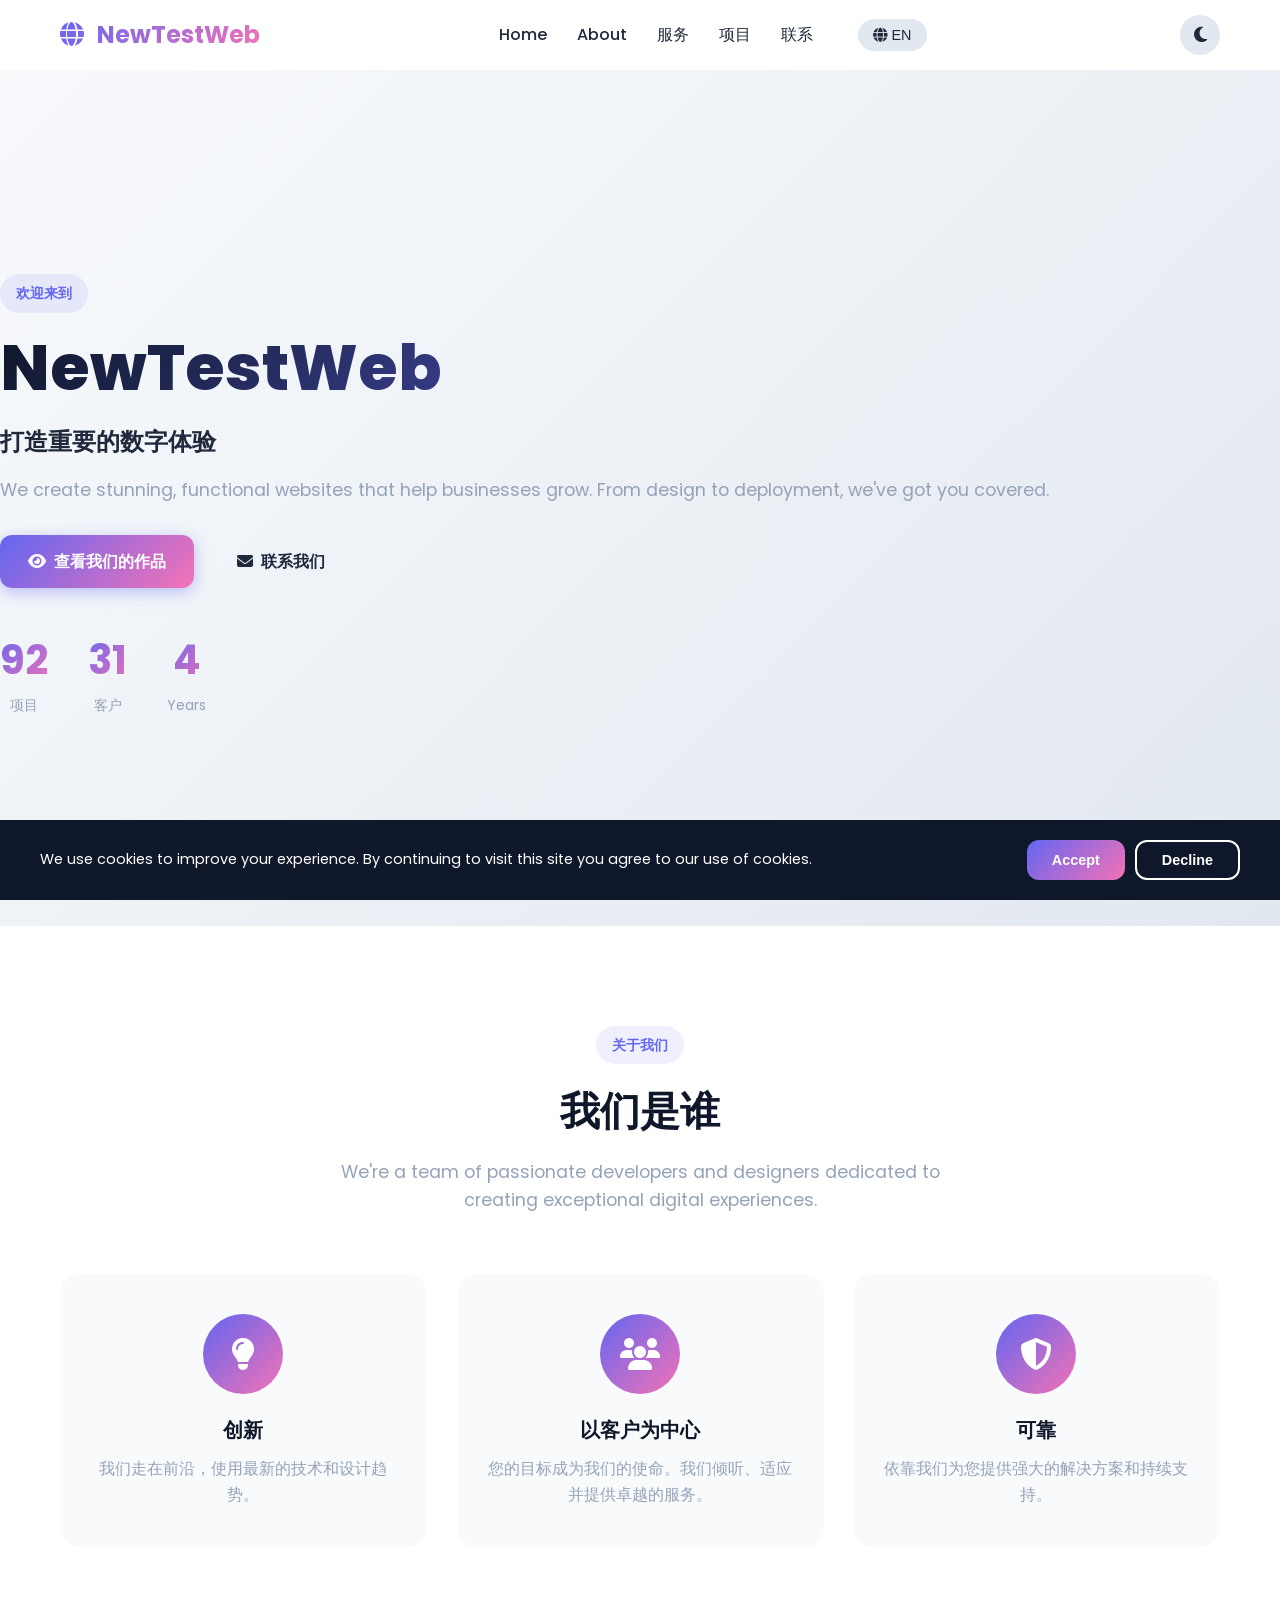
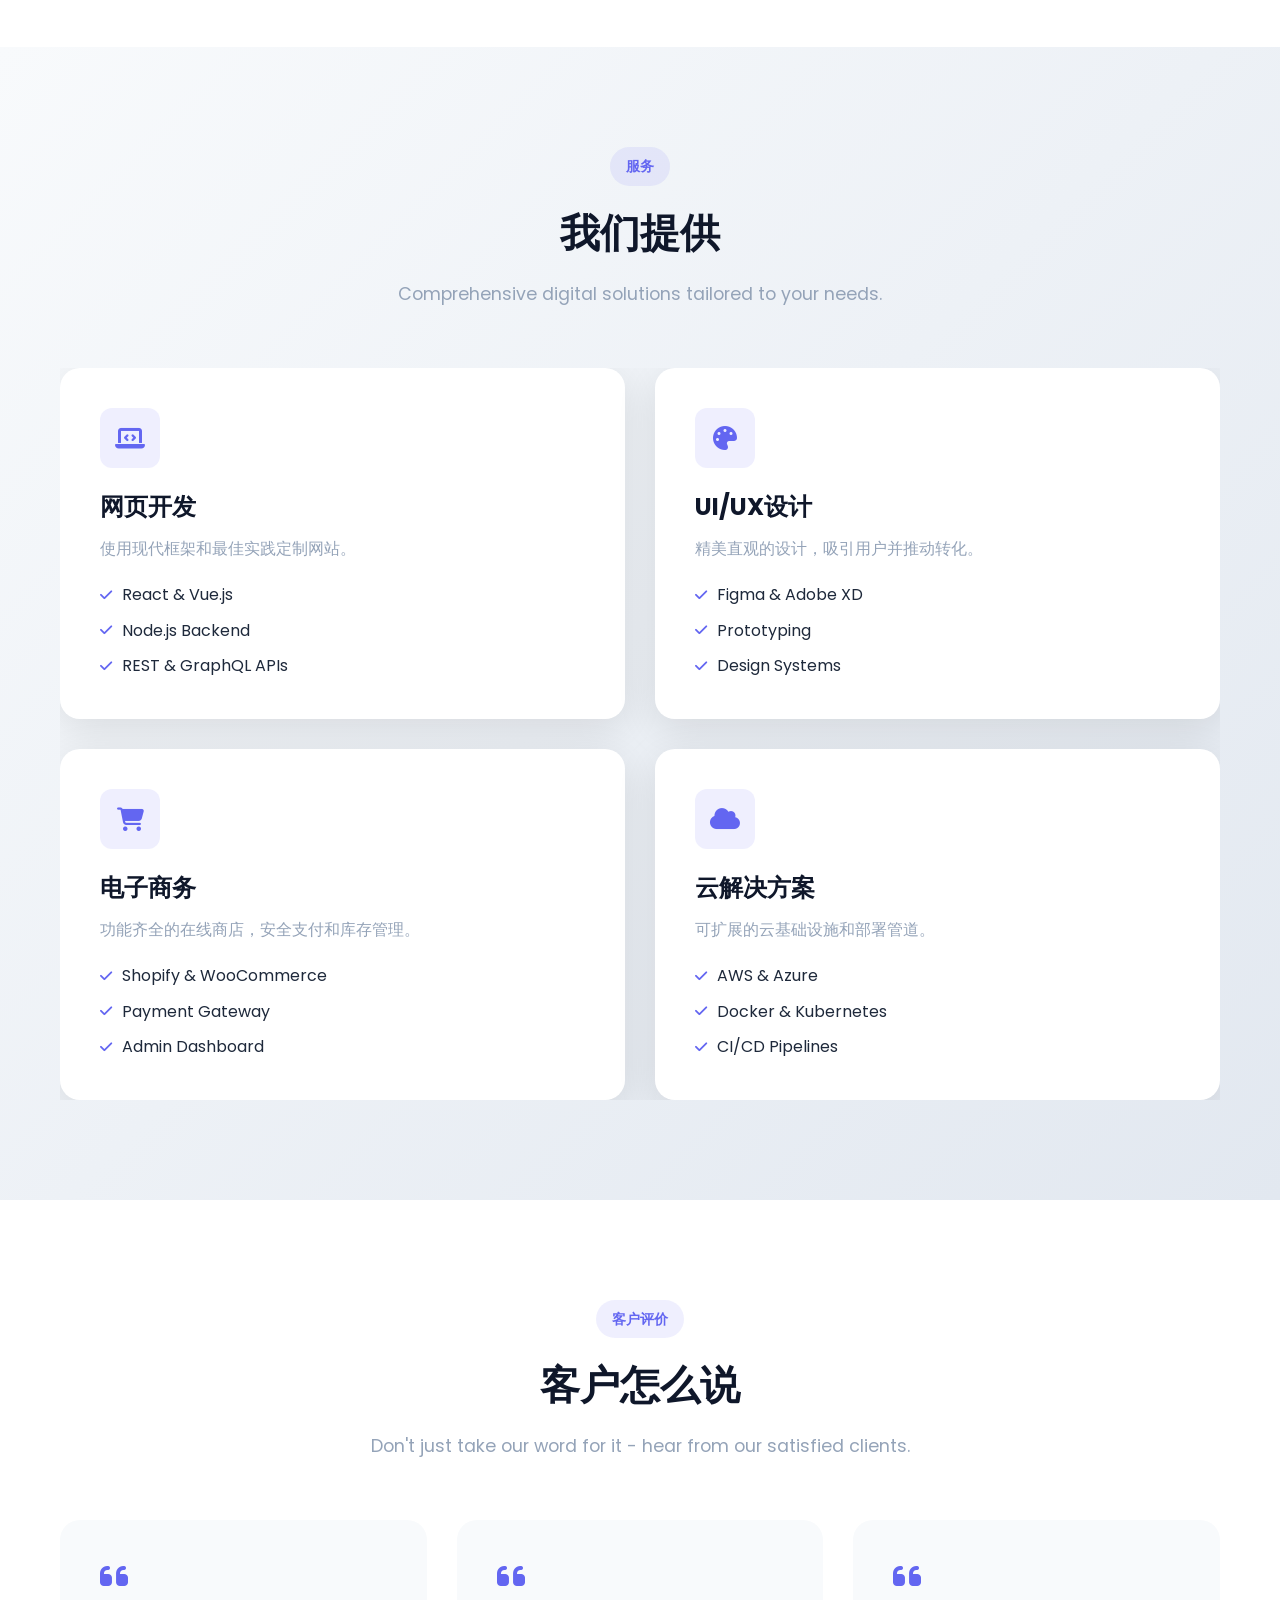
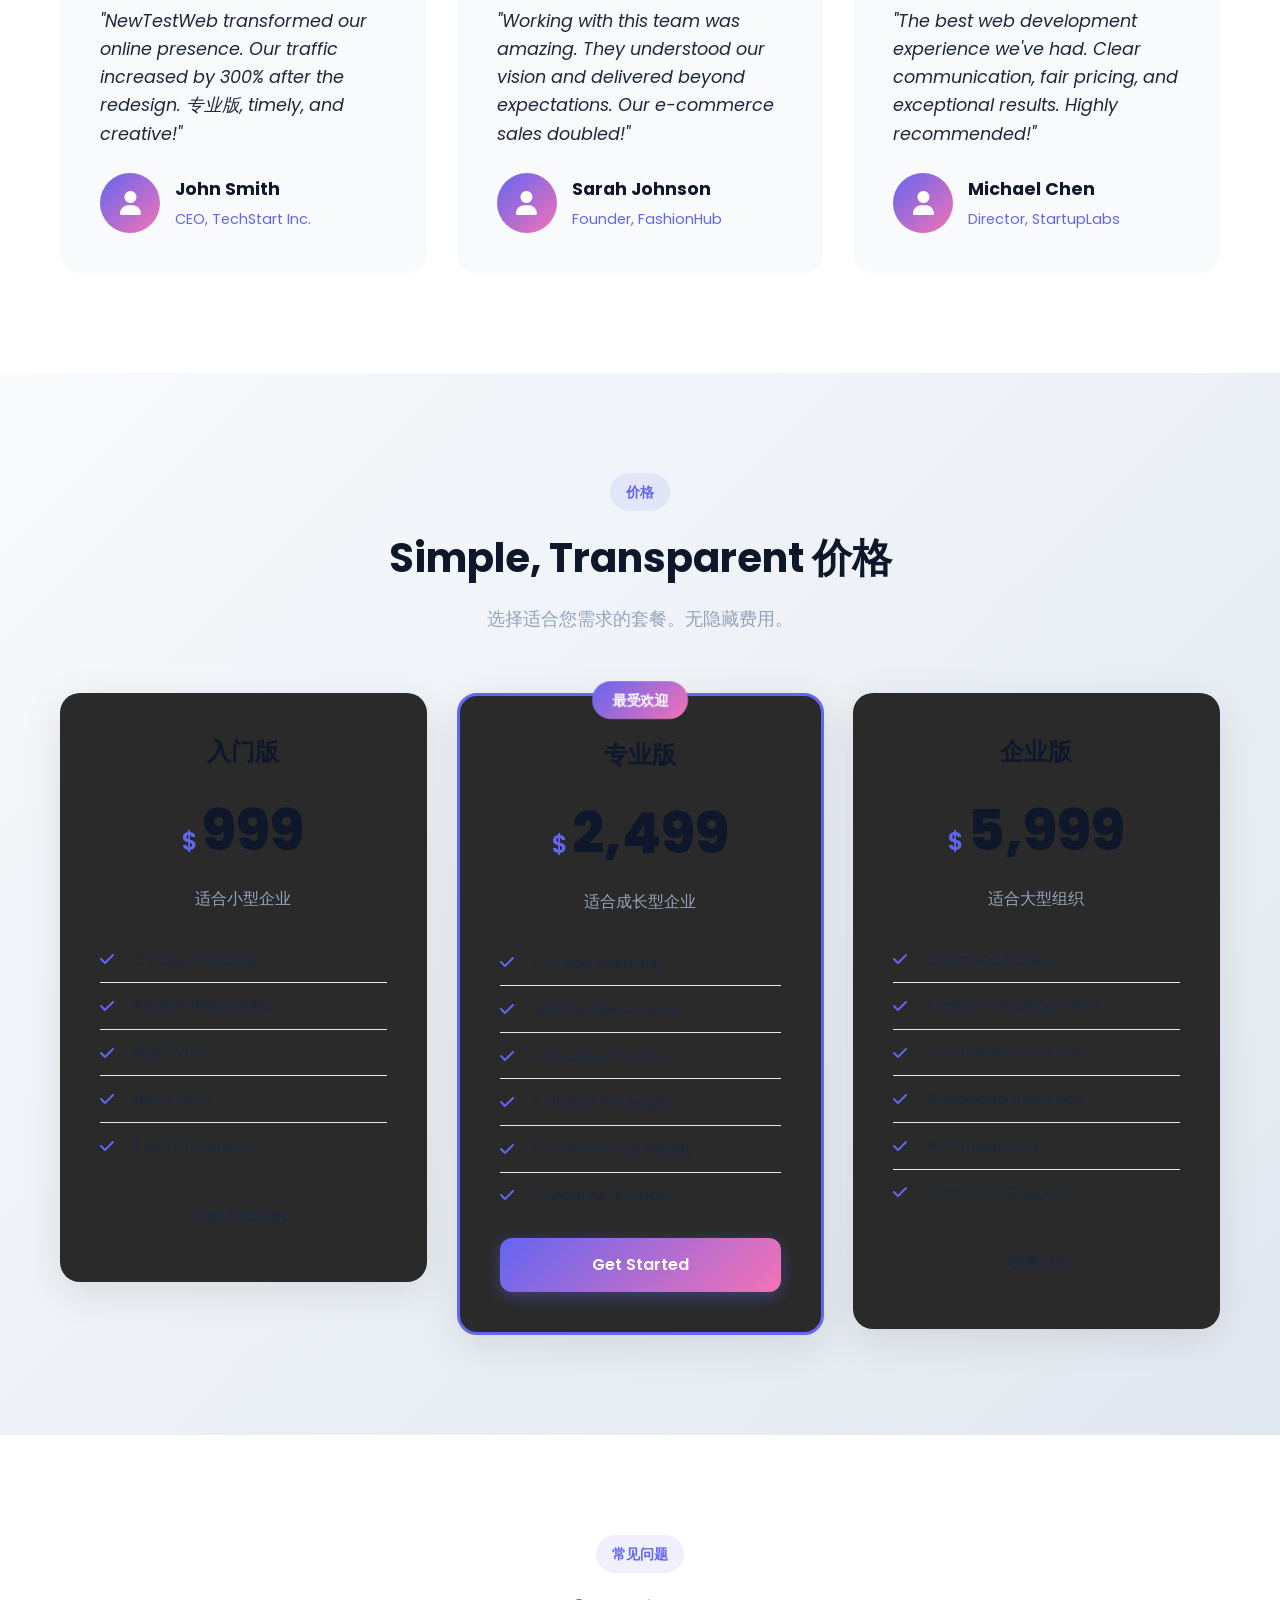
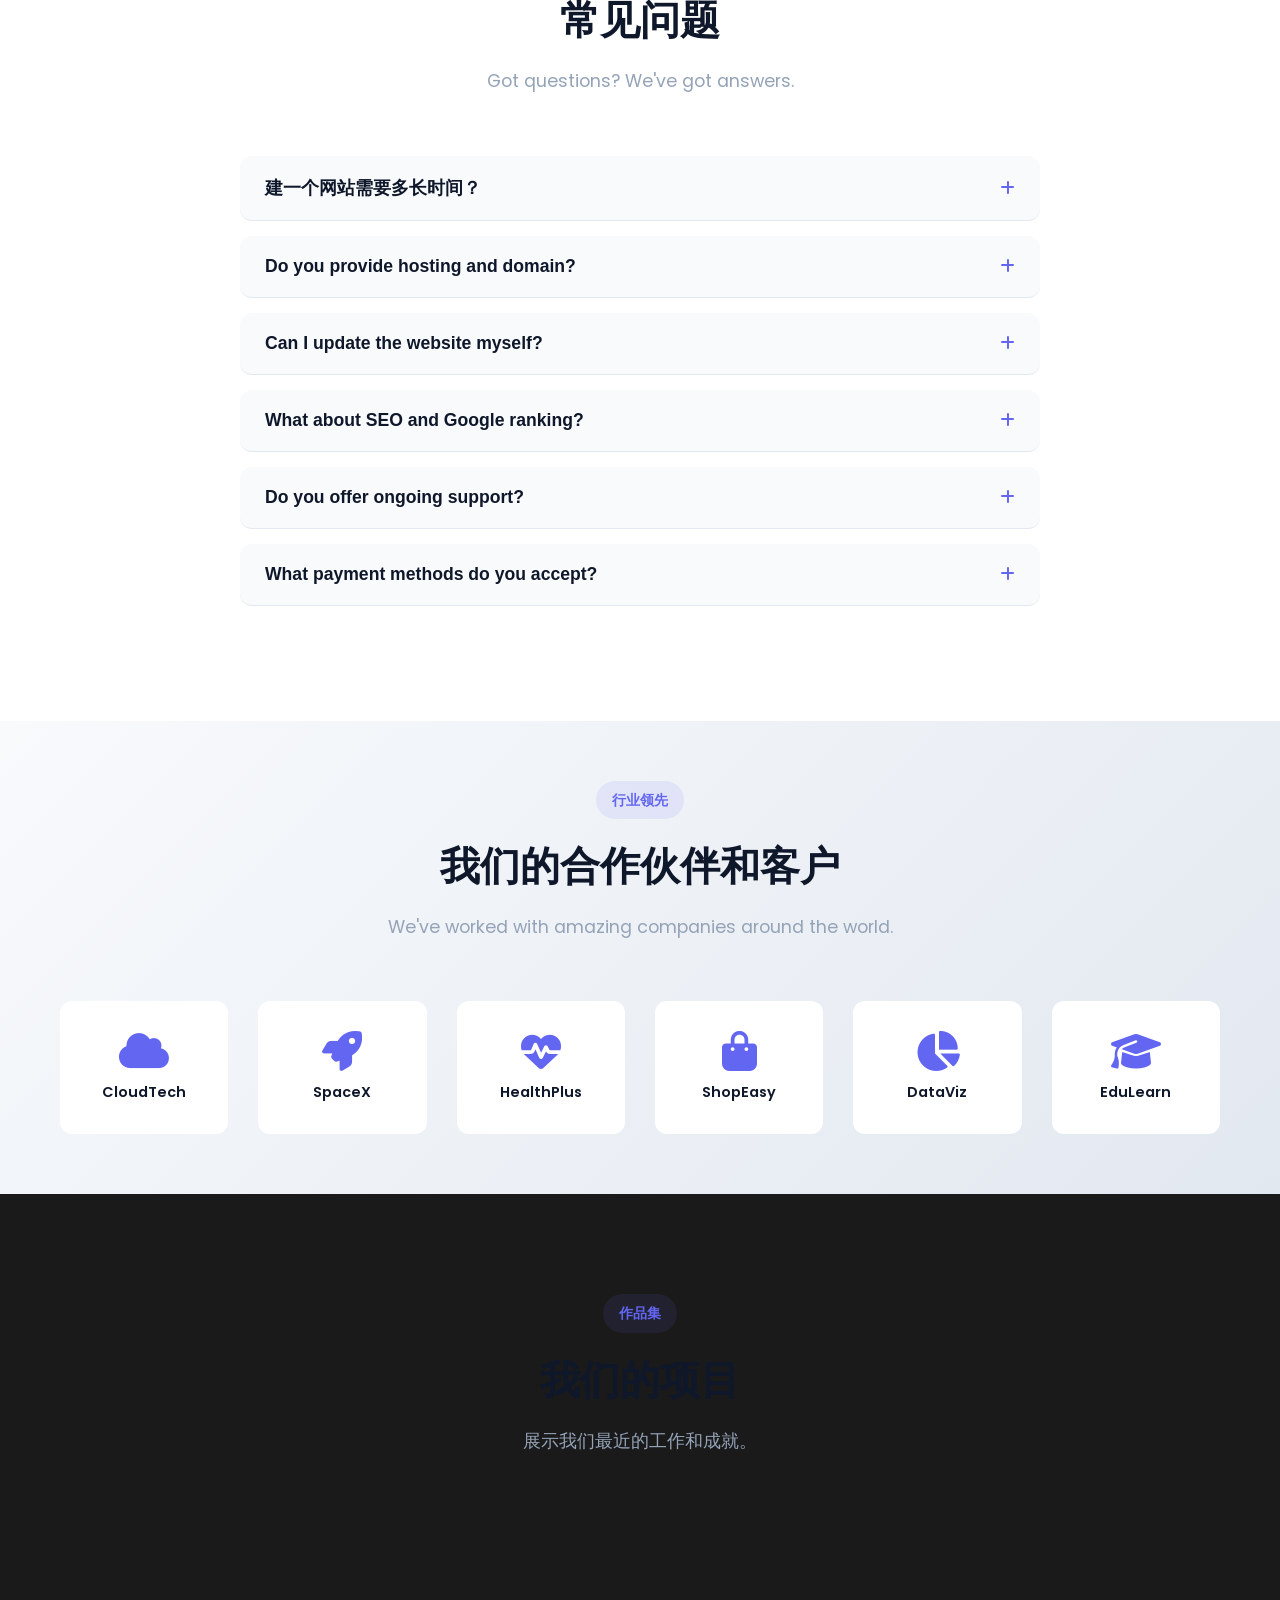
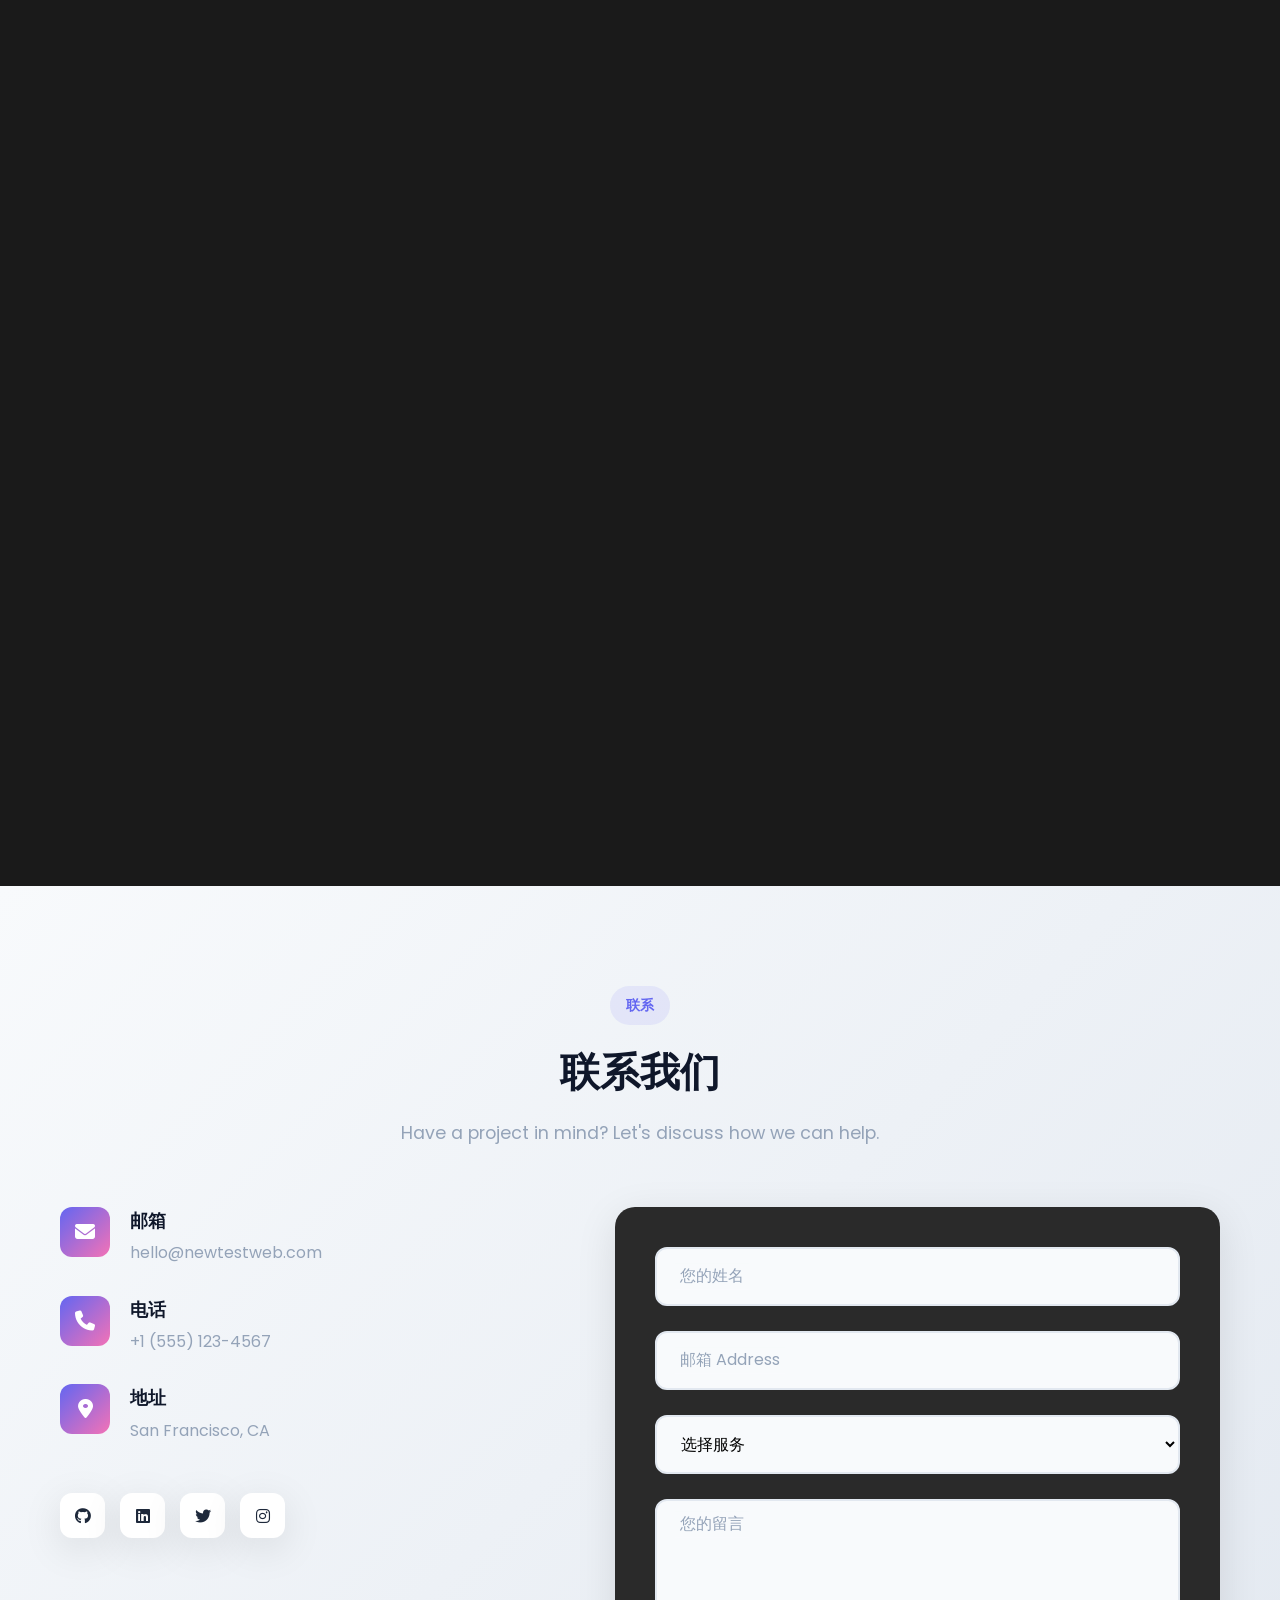
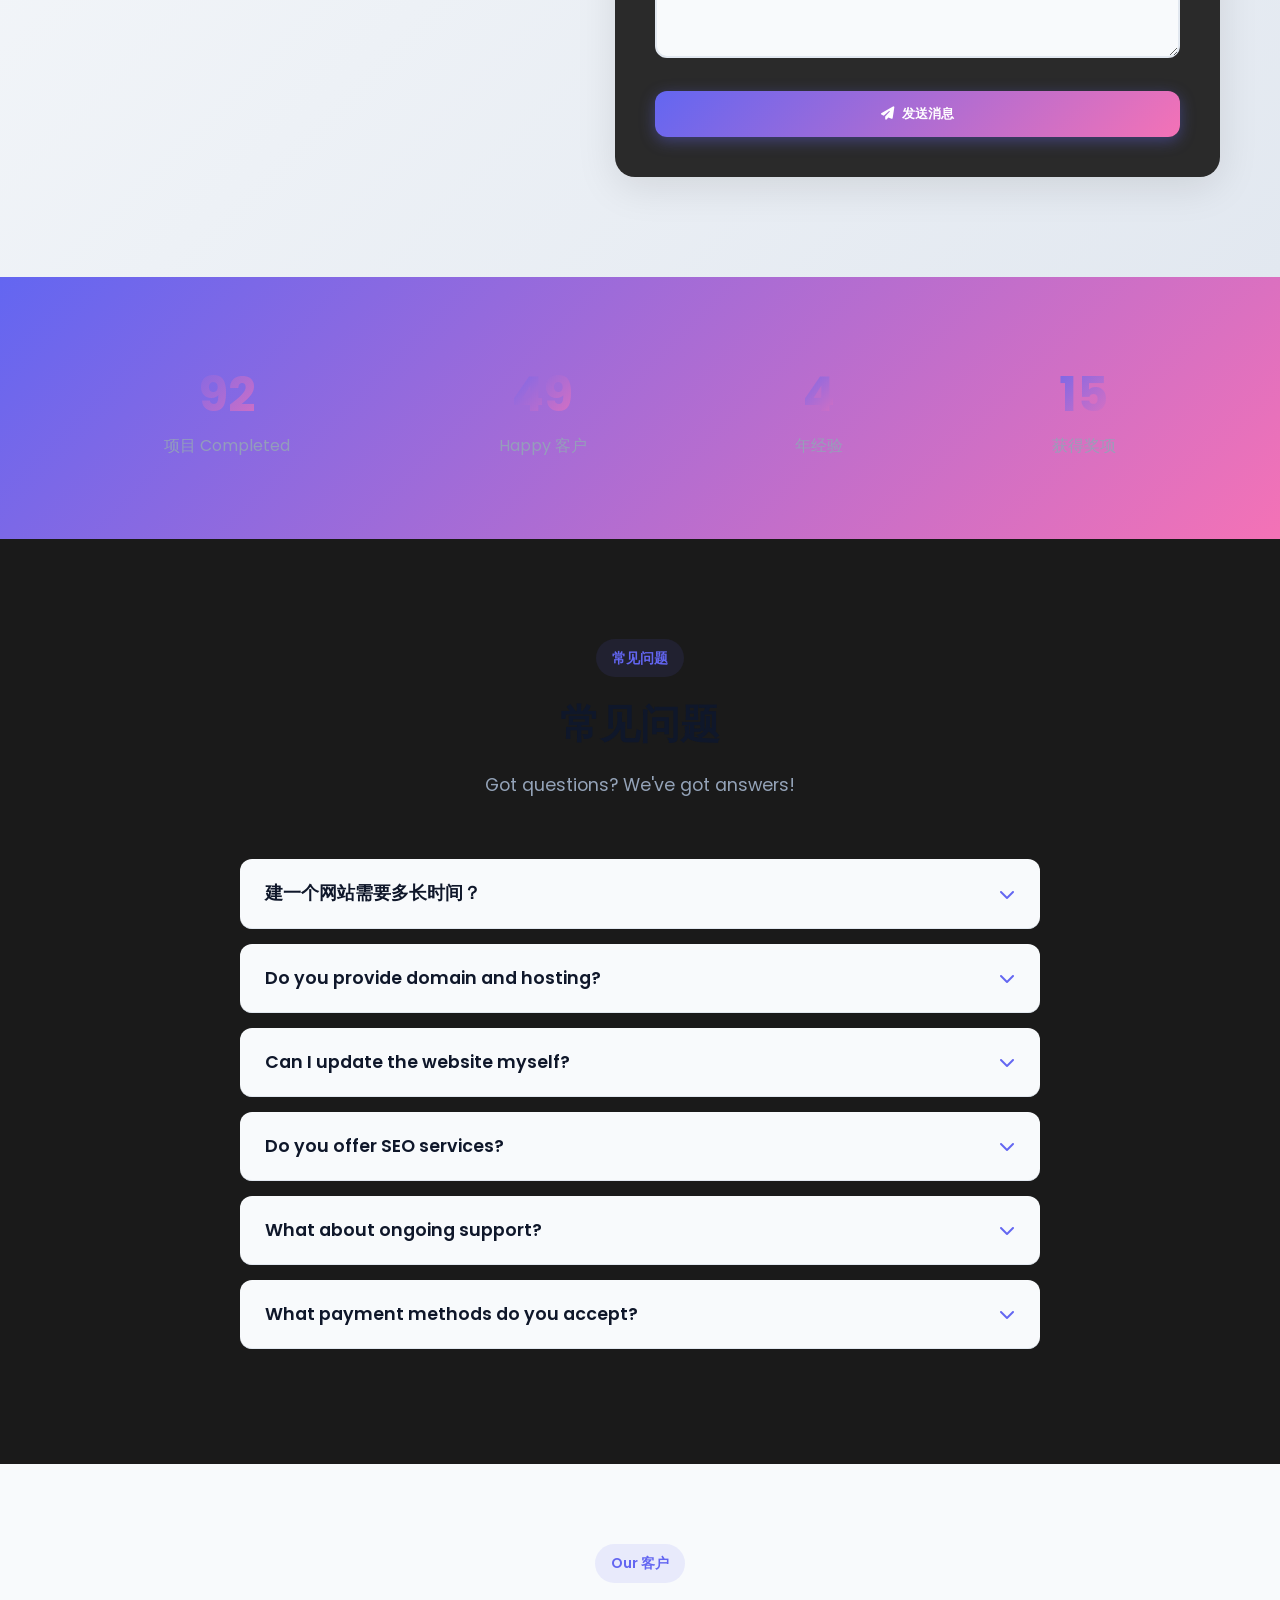
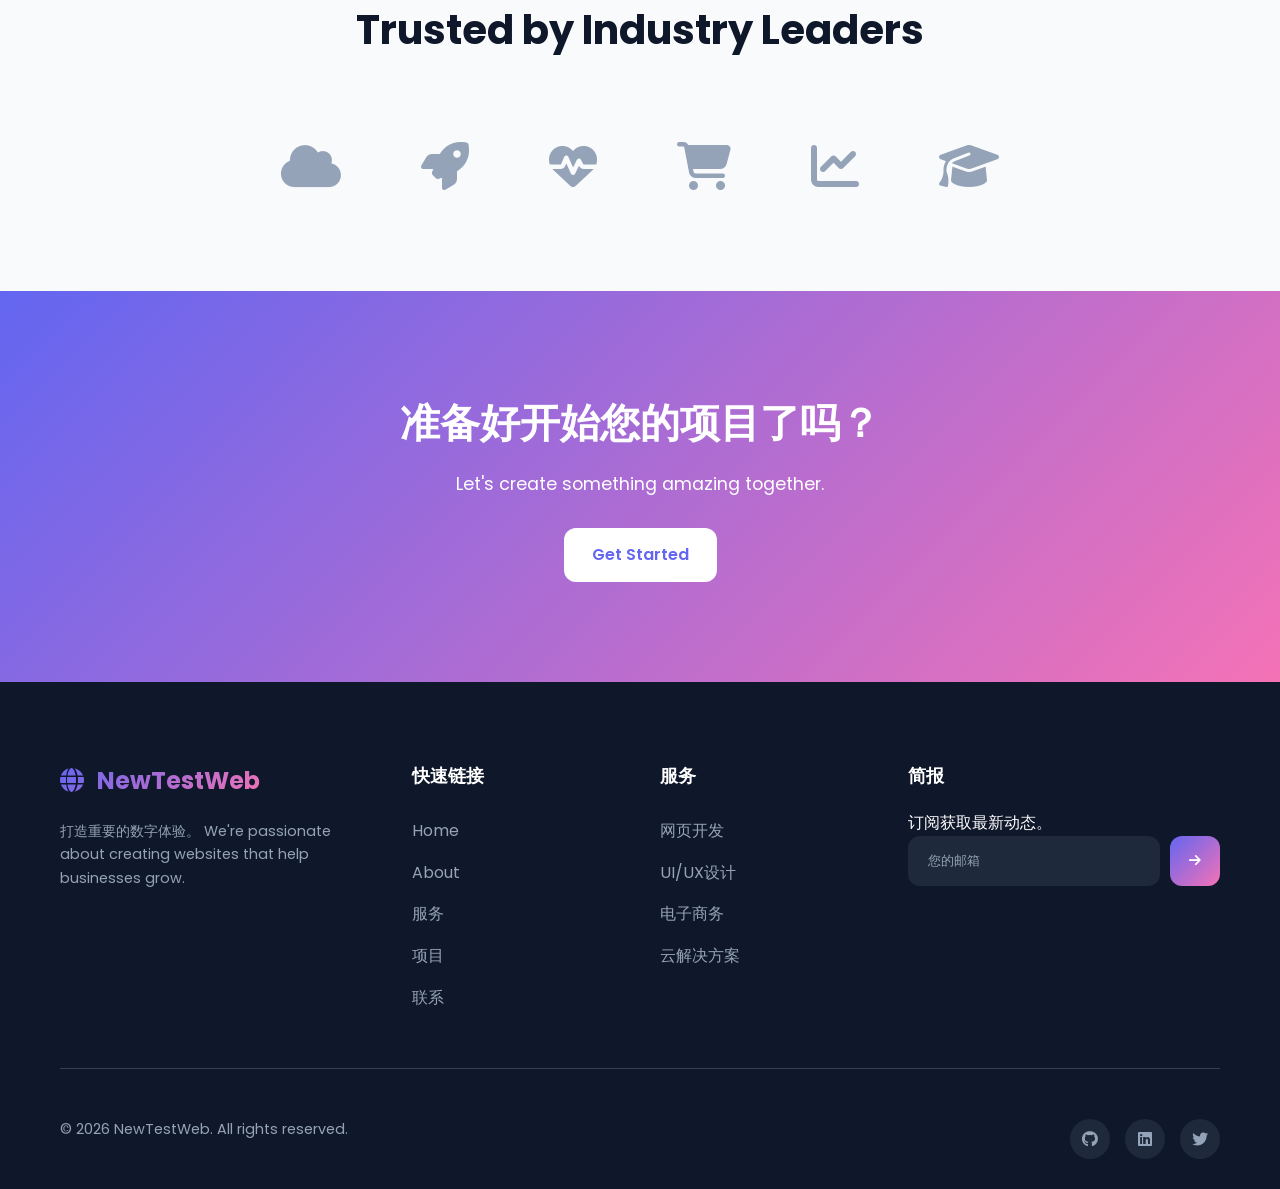
<file: index-zh.html>
<!DOCTYPE html>
<html lang="en">
<head>
    <meta charset="UTF-8">
    <meta name="viewport" content="width=device-width, initial-scale=1.0">
    <meta name="description" content="NewTestWeb - Building modern, responsive websites and digital solutions. Web development, UI/UX design, e-commerce, and cloud services.">
    <meta name="keywords" content="web development, web design, UI/UX, e-commerce, cloud solutions, modern website">
    <meta name="author" content="NewTestWeb">
    <meta name="robots" content="index, follow">
    
    <!-- Open Graph / Social Media -->
    <meta property="og:title" content="NewTestWeb | Modern Digital Solutions">
    <meta property="og:description" content="打造重要的数字体验。 We create stunning, functional websites.">
    <meta property="og:type" content="website">
    <meta property="og:url" content="https://youtested.github.io/newtestweb/">
    <meta property="og:image" content="https://youtested.github.io/newtestweb/og-image.jpg">
    
    <!-- Twitter Card -->
    <meta name="twitter:card" content="summary_large_image">
    <meta name="twitter:title" content="NewTestWeb | Modern Digital Solutions">
    <meta name="twitter:description" content="打造重要的数字体验。 We create stunning, functional websites.">
    
    <!-- Favicon -->
    <link rel="icon" type="image/svg+xml" href="data:image/svg+xml,<svg xmlns='http://www.w3.org/2000/svg' viewBox='0 0 100 100'><text y='.9em' font-size='90'>🌐</text></svg>">
    
    <!-- Canonical URL -->
    <link rel="canonical" href="https://youtested.github.io/newtestweb/">
    
    <!-- Performance Optimization - Preload critical resources -->
    <link rel="preconnect" href="https://fonts.googleapis.com">
    <link rel="preconnect" href="https://fonts.gstatic.com" crossorigin>
    <link rel="preconnect" href="https://cdnjs.cloudflare.com">
    <link rel="preload" href="styles.css" as="style">
    <link rel="preload" href="script.js" as="script">
    
    <!-- DNS Prefetch for external domains -->
    <link rel="dns-prefetch" href="//fonts.googleapis.com">
    <link rel="dns-prefetch" href="//cdnjs.cloudflare.com">
    <link rel="dns-prefetch" href="//fonts.gstatic.com">
    
    <title>NewTestWeb | Modern Digital Solutions</title>
    <link rel="icon" href="data:image/svg+xml,<svg xmlns='http://www.w3.org/2000/svg' viewBox='0 0 100 100'><text y='.9em' font-size='90'>🌐</text></svg>">
    <link rel="stylesheet" href="styles.css">
    <link rel="stylesheet" href="https://cdnjs.cloudflare.com/ajax/libs/font-awesome/6.4.0/css/all.min.css">
    <link rel="preconnect" href="https://fonts.googleapis.com">
    <link rel="preconnect" href="https://fonts.gstatic.com" crossorigin>
    <link href="https://fonts.googleapis.com/css2?family=Poppins:wght@300;400;500;600;700&display=swap" rel="stylesheet">
    <style>
        /* Font-display swap to prevent FOIT */
        @font-face {
            font-family: 'Poppins';
            font-display: swap;
        }
    </style>
</head>
<body>
    <!-- Skip Link for Accessibility -->
    <a href="#main-content" class="skip-link">Skip to main content</a>
    
    <!-- Navigation -->
    <nav class="navbar" role="navigation" aria-label="Main navigation">
        <div class="container">
            <a href="#" class="logo">
                <i class="fas fa-globe"></i> NewTestWeb
            </a>
            <div class="nav-links">
                <a href="https://youtested.github.io/newtestweb/">Home</a>
                <a href="https://youtested.github.io/newtestweb/about.html" target="_blank">About</a>
                <a href="https://youtested.github.io/newtestweb/services.html" target="_blank">服务</a>
                <a href="https://youtested.github.io/newtestweb/projects.html" target="_blank">项目</a>
                <a href="https://youtested.github.io/newtestweb/contact.html" target="_blank">联系</a>
                <div class="language-selector">
                    <button class="lang-btn" id="langBtn">
                        <i class="fas fa-globe"></i> <span>EN</span>
                    </button>
                    <div class="lang-dropdown" id="langDropdown">
                        <a href="#" data-lang="en" class="active">English</a>
                        <a href="#" data-lang="es">Español</a>
                        <a href="#" data-lang="fr">Français</a>
                        <a href="#" data-lang="de">Deutsch</a>
                        <a href="#" data-lang="zh">中文</a>
                        <a href="#" data-lang="ja">日本語</a>
                    </div>
                </div>
            </div>
            <button class="theme-toggle" id="themeToggle" aria-label="Toggle dark mode">
                <i class="fas fa-moon"></i>
            </button>
            <div class="nav-toggle">
                <i class="fas fa-bars"></i>
            </div>
        </div>
    </nav>

    <!-- Mobile Menu -->
    <div class="mobile-menu">
        <a href="https://youtested.github.io/newtestweb/">Home</a>
        <a href="https://youtested.github.io/newtestweb/about.html">About</a>
        <a href="https://youtested.github.io/newtestweb/services.html">服务</a>
        <a href="https://youtested.github.io/newtestweb/projects.html">项目</a>
        <a href="https://youtested.github.io/newtestweb/contact.html">联系</a>
        <div class="mobile-lang-selector">
            <a href="#" data-lang="en" class="active">English</a>
            <a href="#" data-lang="es">Español</a>
            <a href="#" data-lang="fr">Français</a>
            <a href="#" data-lang="de">Deutsch</a>
            <a href="#" data-lang="zh">中文</a>
            <a href="#" data-lang="ja">日本語</a>
        </div>
    </div>

    <!-- Hero Section -->
    <main id="main-content">
    <section id="home" class="hero">
        <div class="hero-content">
            <span class="hero-badge">欢迎来到</span>
            <h1>NewTestWeb</h1>
            <p class="hero-subtitle">打造重要的数字体验</p>
            <p class="hero-description">
                We create stunning, functional websites that help businesses grow. 
                From design to deployment, we've got you covered.
            </p>
            <div class="hero-buttons">
                <a href="#projects" class="btn btn-primary">
                    <i class="fas fa-eye"></i> 查看我们的作品
                </a>
                <a href="#contact" class="btn btn-secondary">
                    <i class="fas fa-envelope"></i> 联系我们
                </a>
            </div>
            <div class="hero-stats">
                <div class="stat">
                    <span class="stat-number" data-count="150">0</span>
                    <span class="stat-label">项目</span>
                </div>
                <div class="stat">
                    <span class="stat-number" data-count="50">0</span>
                    <span class="stat-label">客户</span>
                </div>
                <div class="stat">
                    <span class="stat-number" data-count="5">0</span>
                    <span class="stat-label">Years</span>
                </div>
            </div>
        </div>
    </section>

    <!-- About Section -->
    <section id="about" class="about">
        <div class="container">
            <div class="section-header">
                <span class="section-tag">关于我们</span>
                <h2>我们是谁</h2>
                <p>We're a team of passionate developers and designers dedicated to creating exceptional digital experiences.</p>
            </div>
            <div class="about-grid">
                <div class="about-card">
                    <div class="about-icon">
                        <i class="fas fa-lightbulb"></i>
                    </div>
                    <h3>创新</h3>
                    <p>我们走在前沿，使用最新的技术和设计趋势。</p>
                </div>
                <div class="about-card">
                    <div class="about-icon">
                        <i class="fas fa-users"></i>
                    </div>
                    <h3>以客户为中心</h3>
                    <p>您的目标成为我们的使命。我们倾听、适应并提供卓越的服务。</p>
                </div>
                <div class="about-card">
                    <div class="about-icon">
                        <i class="fas fa-shield-alt"></i>
                    </div>
                    <h3>可靠</h3>
                    <p>依靠我们为您提供强大的解决方案和持续支持。</p>
                </div>
            </div>
        </div>
    </section>

    <!-- 服务 Section -->
    <section id="services" class="services">
        <div class="container">
            <div class="section-header">
                <span class="section-tag">服务</span>
                <h2>我们提供</h2>
                <p>Comprehensive digital solutions tailored to your needs.</p>
            </div>
            <div class="services-grid">
                <div class="service-card">
                    <div class="service-icon">
                        <i class="fas fa-laptop-code"></i>
                    </div>
                    <h3>网页开发</h3>
                    <p>使用现代框架和最佳实践定制网站。</p>
                    <ul class="service-features">
                        <li><i class="fas fa-check"></i> React & Vue.js</li>
                        <li><i class="fas fa-check"></i> Node.js Backend</li>
                        <li><i class="fas fa-check"></i> REST & GraphQL APIs</li>
                    </ul>
                </div>
                <div class="service-card">
                    <div class="service-icon">
                        <i class="fas fa-palette"></i>
                    </div>
                    <h3>UI/UX设计</h3>
                    <p>精美直观的设计，吸引用户并推动转化。</p>
                    <ul class="service-features">
                        <li><i class="fas fa-check"></i> Figma & Adobe XD</li>
                        <li><i class="fas fa-check"></i> Prototyping</li>
                        <li><i class="fas fa-check"></i> Design Systems</li>
                    </ul>
                </div>
                <div class="service-card">
                    <div class="service-icon">
                        <i class="fas fa-shopping-cart"></i>
                    </div>
                    <h3>电子商务</h3>
                    <p>功能齐全的在线商店，安全支付和库存管理。</p>
                    <ul class="service-features">
                        <li><i class="fas fa-check"></i> Shopify & WooCommerce</li>
                        <li><i class="fas fa-check"></i> Payment Gateway</li>
                        <li><i class="fas fa-check"></i> Admin Dashboard</li>
                    </ul>
                </div>
                <div class="service-card">
                    <div class="service-icon">
                        <i class="fas fa-cloud"></i>
                    </div>
                    <h3>云解决方案</h3>
                    <p>可扩展的云基础设施和部署管道。</p>
                    <ul class="service-features">
                        <li><i class="fas fa-check"></i> AWS & Azure</li>
                        <li><i class="fas fa-check"></i> Docker & Kubernetes</li>
                        <li><i class="fas fa-check"></i> CI/CD Pipelines</li>
                    </ul>
                </div>
            </div>
        </div>
    </section>

    <!-- 客户评价 Section -->
    <section id="testimonials" class="testimonials">
        <div class="container">
            <div class="section-header">
                <span class="section-tag">客户评价</span>
                <h2>客户怎么说</h2>
                <p>Don't just take our word for it - hear from our satisfied clients.</p>
            </div>
            <div class="testimonials-grid">
                <div class="testimonial-card">
                    <div class="testimonial-content">
                        <i class="fas fa-quote-left"></i>
                        <p>"NewTestWeb transformed our online presence. Our traffic increased by 300% after the redesign. 专业版, timely, and creative!"</p>
                    </div>
                    <div class="testimonial-author">
                        <div class="author-avatar">
                            <i class="fas fa-user"></i>
                        </div>
                        <div class="author-info">
                            <h4>John Smith</h4>
                            <p>CEO, TechStart Inc.</p>
                        </div>
                    </div>
                </div>
                <div class="testimonial-card">
                    <div class="testimonial-content">
                        <i class="fas fa-quote-left"></i>
                        <p>"Working with this team was amazing. They understood our vision and delivered beyond expectations. Our e-commerce sales doubled!"</p>
                    </div>
                    <div class="testimonial-author">
                        <div class="author-avatar">
                            <i class="fas fa-user"></i>
                        </div>
                        <div class="author-info">
                            <h4>Sarah Johnson</h4>
                            <p>Founder, FashionHub</p>
                        </div>
                    </div>
                </div>
                <div class="testimonial-card">
                    <div class="testimonial-content">
                        <i class="fas fa-quote-left"></i>
                        <p>"The best web development experience we've had. Clear communication, fair pricing, and exceptional results. Highly recommended!"</p>
                    </div>
                    <div class="testimonial-author">
                        <div class="author-avatar">
                            <i class="fas fa-user"></i>
                        </div>
                        <div class="author-info">
                            <h4>Michael Chen</h4>
                            <p>Director, StartupLabs</p>
                        </div>
                    </div>
                </div>
            </div>
        </div>
    </section>

    <!-- 价格 Section -->
    <section id="pricing" class="pricing">
        <div class="container">
            <div class="section-header">
                <span class="section-tag">价格</span>
                <h2>Simple, Transparent 价格</h2>
                <p>选择适合您需求的套餐。无隐藏费用。</p>
            </div>
            <div class="pricing-grid">
                <div class="pricing-card">
                    <div class="pricing-header">
                        <h3>入门版</h3>
                        <div class="price">
                            <span class="currency">$</span>
                            <span class="amount">999</span>
                        </div>
                        <p>适合小型企业</p>
                    </div>
                    <ul class="pricing-features">
                        <li><i class="fas fa-check"></i> 5 Page Website</li>
                        <li><i class="fas fa-check"></i> Mobile Responsive</li>
                        <li><i class="fas fa-check"></i> 联系 Form</li>
                        <li><i class="fas fa-check"></i> Basic SEO</li>
                        <li><i class="fas fa-check"></i> 1 Month Support</li>
                    </ul>
                    <a href="#contact" class="btn btn-secondary">Get Started</a>
                </div>
                <div class="pricing-card popular">
                    <div class="popular-badge">最受欢迎</div>
                    <div class="pricing-header">
                        <h3>专业版</h3>
                        <div class="price">
                            <span class="currency">$</span>
                            <span class="amount">2,499</span>
                        </div>
                        <p>适合成长型企业</p>
                    </div>
                    <ul class="pricing-features">
                        <li><i class="fas fa-check"></i> 10 Page Website</li>
                        <li><i class="fas fa-check"></i> Mobile Responsive</li>
                        <li><i class="fas fa-check"></i> Advanced Forms</li>
                        <li><i class="fas fa-check"></i> Full SEO Package</li>
                        <li><i class="fas fa-check"></i> E-commerce Ready</li>
                        <li><i class="fas fa-check"></i> 3 Months Support</li>
                    </ul>
                    <a href="#contact" class="btn btn-primary">Get Started</a>
                </div>
                <div class="pricing-card">
                    <div class="pricing-header">
                        <h3>企业版</h3>
                        <div class="price">
                            <span class="currency">$</span>
                            <span class="amount">5,999</span>
                        </div>
                        <p>适合大型组织</p>
                    </div>
                    <ul class="pricing-features">
                        <li><i class="fas fa-check"></i> Unlimited Pages</li>
                        <li><i class="fas fa-check"></i> Custom Development</li>
                        <li><i class="fas fa-check"></i> E-commerce Store</li>
                        <li><i class="fas fa-check"></i> Advanced Analytics</li>
                        <li><i class="fas fa-check"></i> API Integration</li>
                        <li><i class="fas fa-check"></i> 12 Months Support</li>
                    </ul>
                    <a href="#contact" class="btn btn-secondary">联系 Us</a>
                </div>
            </div>
        </div>
    </section>

    <!-- 常见问题 Section -->
    <section id="faq" class="faq">
        <div class="container">
            <div class="section-header">
                <span class="section-tag">常见问题</span>
                <h2>常见问题</h2>
                <p>Got questions? We've got answers.</p>
            </div>
            <div class="faq-grid">
                <div class="faq-item">
                    <button class="faq-question">
                        <span>建一个网站需要多长时间？</span>
                        <i class="fas fa-plus"></i>
                    </button>
                    <div class="faq-answer">
                        <p>大多数项目需要2-6周，复杂电商网站可能需要8-12周。</p>
                    </div>
                </div>
                <div class="faq-item">
                    <button class="faq-question">
                        <span>Do you provide hosting and domain?</span>
                        <i class="fas fa-plus"></i>
                    </button>
                    <div class="faq-answer">
                        <p>Yes! We can help you purchase and manage your domain and hosting. We offer affordable hosting packages starting at $10/month.</p>
                    </div>
                </div>
                <div class="faq-item">
                    <button class="faq-question">
                        <span>Can I update the website myself?</span>
                        <i class="fas fa-plus"></i>
                    </button>
                    <div class="faq-answer">
                        <p>Absolutely! We provide a user-friendly content management system (CMS) that allows you to easily update text, images, and content without coding.</p>
                    </div>
                </div>
                <div class="faq-item">
                    <button class="faq-question">
                        <span>What about SEO and Google ranking?</span>
                        <i class="fas fa-plus"></i>
                    </button>
                    <div class="faq-answer">
                        <p>All our websites come with basic SEO optimization. We also offer advanced SEO packages to help improve your Google rankings.</p>
                    </div>
                </div>
                <div class="faq-item">
                    <button class="faq-question">
                        <span>Do you offer ongoing support?</span>
                        <i class="fas fa-plus"></i>
                    </button>
                    <div class="faq-answer">
                        <p>Yes! We offer monthly support packages starting at $99/month for updates, fixes, and improvements.</p>
                    </div>
                </div>
                <div class="faq-item">
                    <button class="faq-question">
                        <span>What payment methods do you accept?</span>
                        <i class="fas fa-plus"></i>
                    </button>
                    <div class="faq-answer">
                        <p>We accept bank transfer, credit cards, PayPal, and crypto. We also offer payment plans for larger projects.</p>
                    </div>
                </div>
            </div>
        </div>
    </section>

    <!-- Partners Section -->
    <section id="partners" class="partners">
        <div class="container">
            <div class="section-header">
                <span class="section-tag">行业领先</span>
                <h2>我们的合作伙伴和客户</h2>
                <p>We've worked with amazing companies around the world.</p>
            </div>
            <div class="partners-grid">
                <div class="partner-logo"><i class="fas fa-cloud"></i><span>CloudTech</span></div>
                <div class="partner-logo"><i class="fas fa-rocket"></i><span>SpaceX</span></div>
                <div class="partner-logo"><i class="fas fa-heartbeat"></i><span>HealthPlus</span></div>
                <div class="partner-logo"><i class="fas fa-shopping-bag"></i><span>ShopEasy</span></div>
                <div class="partner-logo"><i class="fas fa-chart-pie"></i><span>DataViz</span></div>
                <div class="partner-logo"><i class="fas fa-graduation-cap"></span></i><span>EduLearn</span></div>
            </div>
        </div>
    </section>

    <!-- 项目 Section -->
    <section id="projects" class="projects">
        <div class="container">
            <div class="section-header">
                <span class="section-tag">作品集</span>
                <h2>我们的项目</h2>
                <p>展示我们最近的工作和成就。</p>
            </div>
            <div class="projects-grid">
                <div class="project-card">
                    <div class="project-image">
                        <i class="fas fa-store"></i>
                    </div>
                    <div class="project-content">
                        <h3>电子商务 Platform</h3>
                        <p>Full-featured online shopping platform with inventory management.</p>
                        <div class="project-tags">
                            <span>React</span>
                            <span>Node.js</span>
                            <span>MongoDB</span>
                        </div>
                        <a href="#" class="project-link">
                            查看项目 <i class="fas fa-arrow-right"></i>
                        </a>
                    </div>
                </div>
                <div class="project-card">
                    <div class="project-image">
                        <i class="fas fa-chart-line"></i>
                    </div>
                    <div class="project-content">
                        <h3>Analytics Dashboard</h3>
                        <p>Real-time data visualization dashboard for business intelligence.</p>
                        <div class="project-tags">
                            <span>Vue.js</span>
                            <span>D3.js</span>
                            <span>Firebase</span>
                        </div>
                        <a href="#" class="project-link">
                            查看项目 <i class="fas fa-arrow-right"></i>
                        </a>
                    </div>
                </div>
                <div class="project-card">
                    <div class="project-image">
                        <i class="fas fa-mobile-alt"></i>
                    </div>
                    <div class="project-content">
                        <h3>Mobile Banking App</h3>
                        <p>Secure mobile banking application with biometric authentication.</p>
                        <div class="project-tags">
                            <span>React Native</span>
                            <span>TypeScript</span>
                            <span>AWS</span>
                        </div>
                        <a href="#" class="project-link">
                            查看项目 <i class="fas fa-arrow-right"></i>
                        </a>
                    </div>
                </div>
                <div class="project-card">
                    <div class="project-image">
                        <i class="fas fa-comments"></i>
                    </div>
                    <div class="project-content">
                        <h3>Social Platform</h3>
                        <p>Community platform with real-time messaging and user profiles.</p>
                        <div class="project-tags">
                            <span>Next.js</span>
                            <span>Socket.io</span>
                            <span>PostgreSQL</span>
                        </div>
                        <a href="#" class="project-link">
                            查看项目 <i class="fas fa-arrow-right"></i>
                        </a>
                    </div>
                </div>
                <div class="project-card">
                    <div class="project-image">
                        <i class="fas fa-graduation-cap"></i>
                    </div>
                    <div class="project-content">
                        <h3>E-Learning Platform</h3>
                        <p>Online learning management system with video streaming.</p>
                        <div class="project-tags">
                            <span>MERN Stack</span>
                            <span>AWS S3</span>
                            <span>Stripe</span>
                        </div>
                        <a href="#" class="project-link">
                            查看项目 <i class="fas fa-arrow-right"></i>
                        </a>
                    </div>
                </div>
                <div class="project-card">
                    <div class="project-image">
                        <i class="fas fa-utensils"></i>
                    </div>
                    <div class="project-content">
                        <h3>Restaurant App</h3>
                        <p>Table reservation and ordering system for restaurants.</p>
                        <div class="project-tags">
                            <span>Flutter</span>
                            <span>Firebase</span>
                            <span>Google Maps</span>
                        </div>
                        <a href="#" class="project-link">
                            查看项目 <i class="fas fa-arrow-right"></i>
                        </a>
                    </div>
                </div>
            </div>
        </div>
    </section>

    <!-- 联系 Section -->
    <section id="contact" class="contact">
        <div class="container">
            <div class="section-header">
                <span class="section-tag">联系</span>
                <h2>联系我们</h2>
                <p>Have a project in mind? Let's discuss how we can help.</p>
            </div>
            <div class="contact-grid">
                <div class="contact-info">
                    <div class="contact-item">
                        <i class="fas fa-envelope"></i>
                        <div>
                            <h4>邮箱</h4>
                            <p>hello@newtestweb.com</p>
                        </div>
                    </div>
                    <div class="contact-item">
                        <i class="fas fa-phone"></i>
                        <div>
                            <h4>电话</h4>
                            <p>+1 (555) 123-4567</p>
                        </div>
                    </div>
                    <div class="contact-item">
                        <i class="fas fa-map-marker-alt"></i>
                        <div>
                            <h4>地址</h4>
                            <p>San Francisco, CA</p>
                        </div>
                    </div>
                    <div class="social-links">
                        <a href="#"><i class="fab fa-github"></i></a>
                        <a href="#"><i class="fab fa-linkedin"></i></a>
                        <a href="#"><i class="fab fa-twitter"></i></a>
                        <a href="#"><i class="fab fa-instagram"></i></a>
                    </div>
                </div>
                <form class="contact-form" id="contactForm">
                    <div class="form-group">
                        <input type="text" id="name" name="name" required placeholder=" ">
                        <label for="name">您的姓名</label>
                    </div>
                    <div class="form-group">
                        <input type="email" id="email" name="email" required placeholder=" ">
                        <label for="email">邮箱 Address</label>
                    </div>
                    <div class="form-group">
                        <select id="service" name="service" required>
                            <option value="">选择服务</option>
                            <option value="web-development">网页开发</option>
                            <option value="ui-ux-design">UI/UX设计</option>
                            <option value="ecommerce">电子商务</option>
                            <option value="cloud-solutions">云解决方案</option>
                            <option value="other">Other</option>
                        </select>
                    </div>
                    <div class="form-group">
                        <textarea id="message" name="message" rows="5" required placeholder=" "></textarea>
                        <label for="message">您的留言</label>
                    </div>
                    <button type="submit" class="btn btn-primary">
                        <i class="fas fa-paper-plane"></i> 发送消息
                    </button>
                </form>
            </div>
        </div>
    </section>

    <!-- Stats Section -->
    <section class="stats-section">
        <div class="container">
            <div class="stats-grid">
                <div class="stat-item animate-on-scroll">
                    <span class="stat-number" data-count="150">0</span>
                    <span class="stat-label">项目 Completed</span>
                </div>
                <div class="stat-item animate-on-scroll">
                    <span class="stat-number" data-count="80">0</span>
                    <span class="stat-label">Happy 客户</span>
                </div>
                <div class="stat-item animate-on-scroll">
                    <span class="stat-number" data-count="5">0</span>
                    <span class="stat-label">年经验</span>
                </div>
                <div class="stat-item animate-on-scroll">
                    <span class="stat-number" data-count="24">0</span>
                    <span class="stat-label">获得奖项</span>
                </div>
            </div>
        </div>
    </section>

    <!-- 常见问题 Section -->
    <section id="faq" class="faq-section">
        <div class="container">
            <div class="section-header animate-on-scroll">
                <span class="section-tag">常见问题</span>
                <h2>常见问题</h2>
                <p>Got questions? We've got answers!</p>
            </div>
            <div class="faq-grid">
                <div class="faq-item animate-on-scroll">
                    <div class="faq-question">
                        <span>建一个网站需要多长时间？</span>
                        <i class="fas fa-chevron-down"></i>
                    </div>
                    <div class="faq-answer">
                        <p>大多数项目需要2-6周，复杂电商网站可能需要8-12周。</p>
                    </div>
                </div>
                <div class="faq-item animate-on-scroll">
                    <div class="faq-question">
                        <span>Do you provide domain and hosting?</span>
                        <i class="fas fa-chevron-down"></i>
                    </div>
                    <div class="faq-answer">
                        <p>Yes! We can help you purchase and manage your domain and hosting. We offer affordable hosting packages starting at $10/month.</p>
                    </div>
                </div>
                <div class="faq-item animate-on-scroll">
                    <div class="faq-question">
                        <span>Can I update the website myself?</span>
                        <i class="fas fa-chevron-down"></i>
                    </div>
                    <div class="faq-answer">
                        <p>Absolutely! We provide a user-friendly content management system (CMS) that allows you to easily update text, images, and content without coding.</p>
                    </div>
                </div>
                <div class="faq-item animate-on-scroll">
                    <div class="faq-question">
                        <span>Do you offer SEO services?</span>
                        <i class="fas fa-chevron-down"></i>
                    </div>
                    <div class="faq-answer">
                        <p>Yes! All our websites come with basic SEO optimization. We also offer advanced SEO packages to help improve your Google rankings.</p>
                    </div>
                </div>
                <div class="faq-item animate-on-scroll">
                    <div class="faq-question">
                        <span>What about ongoing support?</span>
                        <i class="fas fa-chevron-down"></i>
                    </div>
                    <div class="faq-answer">
                        <p>We offer monthly support packages starting at $99/month for updates, fixes, and improvements. We're always here to help!</p>
                    </div>
                </div>
                <div class="faq-item animate-on-scroll">
                    <div class="faq-question">
                        <span>What payment methods do you accept?</span>
                        <i class="fas fa-chevron-down"></i>
                    </div>
                    <div class="faq-answer">
                        <p>We accept bank transfer, credit cards, PayPal, and crypto. We also offer payment plans for larger projects.</p>
                    </div>
                </div>
            </div>
        </div>
    </section>

    <!-- 客户 Section -->
    <section class="clients-section">
        <div class="container">
            <div class="section-header animate-on-scroll">
                <span class="section-tag">Our 客户</span>
                <h2>Trusted by Industry Leaders</h2>
            </div>
            <div class="clients-grid">
                <div class="client-logo animate-on-scroll"><i class="fas fa-cloud"></i></div>
                <div class="client-logo animate-on-scroll"><i class="fas fa-rocket"></i></div>
                <div class="client-logo animate-on-scroll"><i class="fas fa-heartbeat"></i></div>
                <div class="client-logo animate-on-scroll"><i class="fas fa-shopping-cart"></i></div>
                <div class="client-logo animate-on-scroll"><i class="fas fa-chart-line"></i></div>
                <div class="client-logo animate-on-scroll"><i class="fas fa-graduation-cap"></i></div>
            </div>
        </div>
    </section>

    <!-- CTA Section -->
    <section class="cta-section">
        <div class="container">
            <h2 class="animate-on-scroll">准备好开始您的项目了吗？</h2>
            <p class="animate-on-scroll">Let's create something amazing together.</p>
            <a href="#contact" class="btn animate-on-scroll">Get Started</a>
        </div>
    </section>

    </main>

    <!-- Footer -->
    <footer class="footer">
        <div class="container">
            <div class="footer-grid">
                <div class="footer-brand">
                    <a href="#" class="logo">
                        <i class="fas fa-globe"></i> NewTestWeb
                    </a>
                    <p>打造重要的数字体验。 We're passionate about creating websites that help businesses grow.</p>
                </div>
                <div class="footer-links">
                    <h4>快速链接</h4>
                    <a href="https://youtested.github.io/newtestweb/">Home</a>
                    <a href="https://youtested.github.io/newtestweb/about.html">About</a>
                    <a href="https://youtested.github.io/newtestweb/services.html">服务</a>
                    <a href="https://youtested.github.io/newtestweb/projects.html">项目</a>
                    <a href="https://youtested.github.io/newtestweb/contact.html">联系</a>
                </div>
                <div class="footer-links">
                    <h4>服务</h4>
                    <a href="#">网页开发</a>
                    <a href="#">UI/UX设计</a>
                    <a href="#">电子商务</a>
                    <a href="#">云解决方案</a>
                </div>
                <div class="footer-newsletter">
                    <h4>简报</h4>
                    <p>订阅获取最新动态。</p>
                    <form class="newsletter-form">
                        <input type="email" placeholder="您的邮箱">
                        <button type="submit"><i class="fas fa-arrow-right"></i></button>
                    </form>
                </div>
            </div>
            <div class="footer-bottom">
                <p>&copy; 2026 NewTestWeb. All rights reserved.</p>
                <div class="footer-social">
                    <a href="#"><i class="fab fa-github"></i></a>
                    <a href="#"><i class="fab fa-linkedin"></i></a>
                    <a href="#"><i class="fab fa-twitter"></i></a>
                </div>
            </div>
        </div>
    </footer>

    <!-- Scroll to Top -->
    <button class="scroll-top" id="scrollTop">
        <i class="fas fa-arrow-up"></i>
    </button>

    <!-- Toast Notification -->
    <div class="toast" id="toast">
        <i class="fas fa-check-circle"></i>
        <span>Message sent successfully!</span>
    </div>

    <!-- Cookie Consent -->
    <div class="cookie-consent">
        <div class="cookie-content">
            <p>We use cookies to improve your experience. By continuing to visit this site you agree to our use of cookies.</p>
            <div class="cookie-buttons">
                <button class="cookie-btn accept">Accept</button>
                <button class="cookie-btn decline">Decline</button>
            </div>
        </div>
    </div>

    <!-- Service Worker Registration -->
    <script>
        if ('serviceWorker' in navigator) {
            window.addEventListener('load', function() {
                navigator.serviceWorker.register('/sw.js')
                    .then(function(registration) {
                        console.log('ServiceWorker registered: ', registration.scope);
                    })
                    .catch(function(err) {
                        console.log('ServiceWorker registration failed: ', err);
                    });
            });
        }
    </script>
    <script src="script.js"></script>
</body>
</html>
</file>
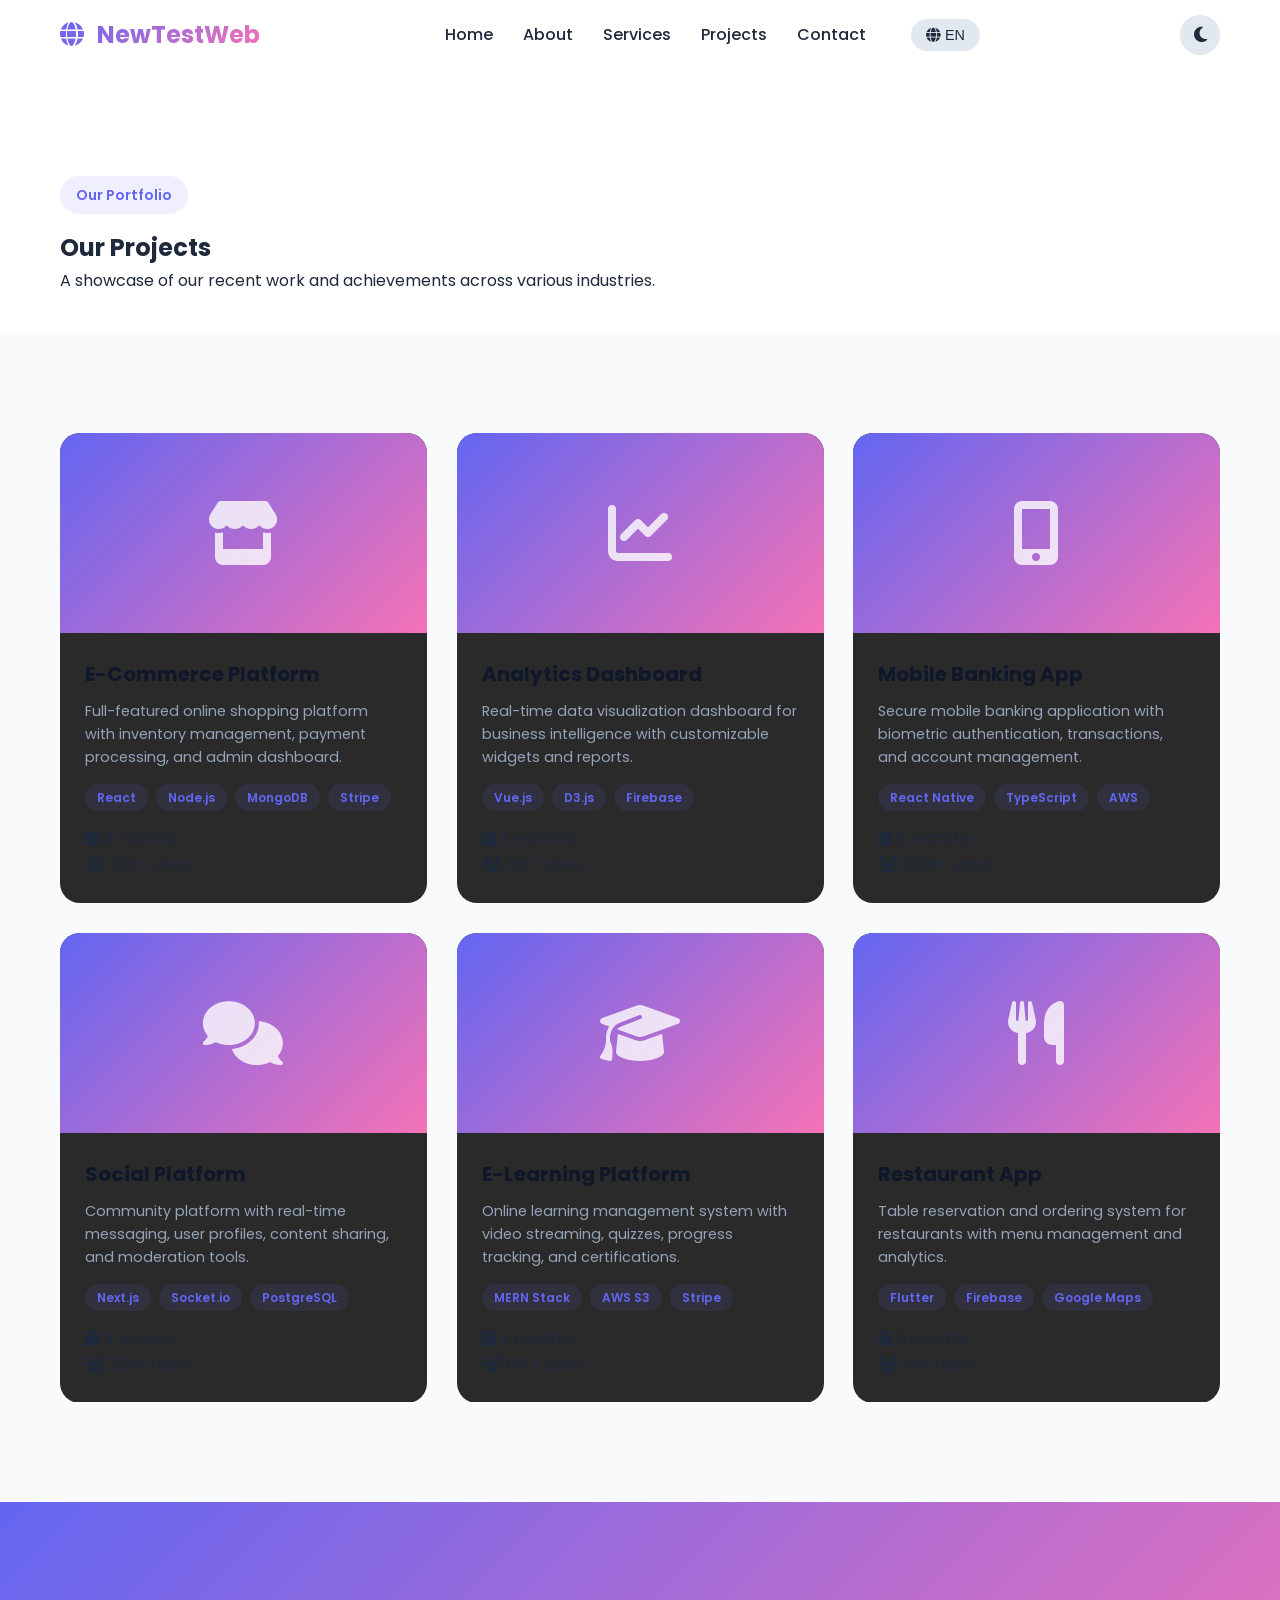
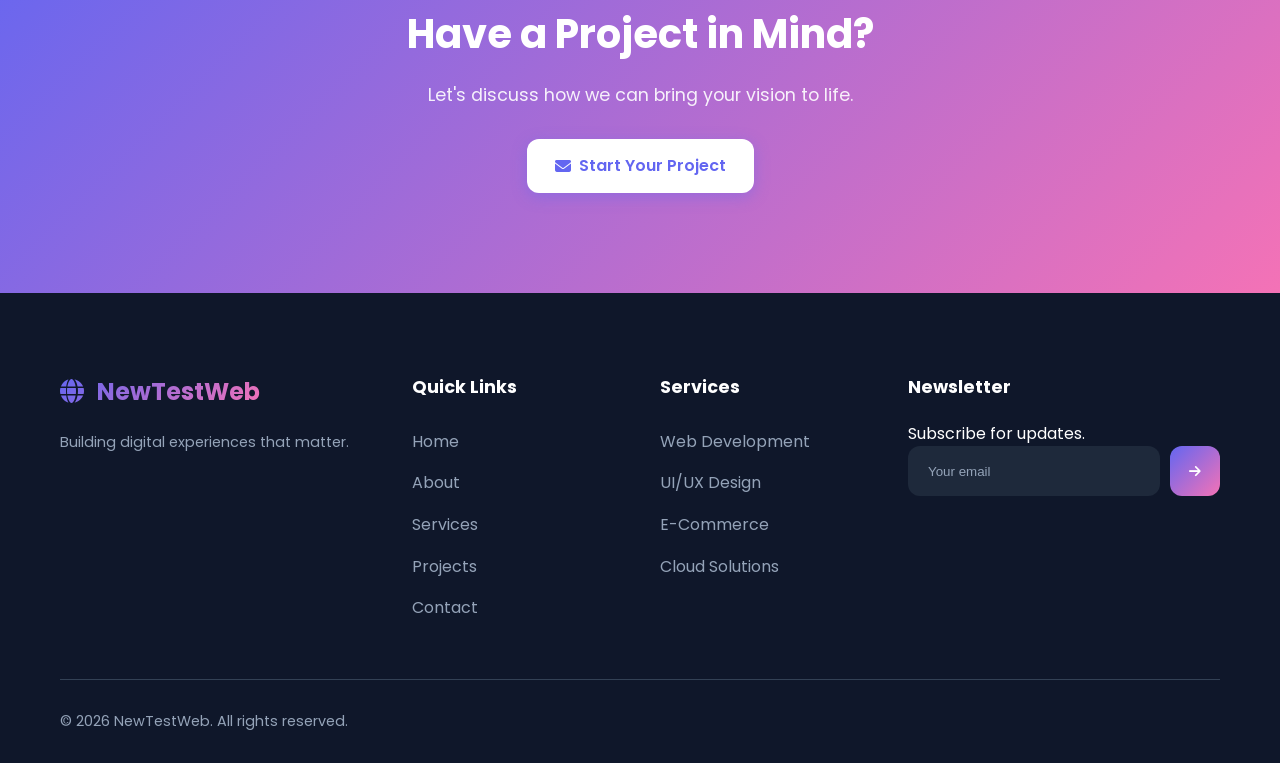
<file: projects.html>
<!DOCTYPE html>
<html lang="en">
<head>
    <meta charset="UTF-8">
    <meta name="viewport" content="width=device-width, initial-scale=1.0">
    <meta name="description" content="Projects portfolio - View our recent work in web development, mobile apps, and digital solutions">
    <meta name="robots" content="index, follow">
    <title>Projects | NewTestWeb</title>
    <link rel="icon" href="data:image/svg+xml,<svg xmlns='http://www.w3.org/2000/svg' viewBox='0 0 100 100'><text y='.9em' font-size='90'>🌐</text></svg>">
    <link rel="stylesheet" href="styles.css">
    <link rel="stylesheet" href="https://cdnjs.cloudflare.com/ajax/libs/font-awesome/6.4.0/css/all.min.css">
    <link rel="preconnect" href="https://fonts.googleapis.com">
    <link rel="preconnect" href="https://fonts.gstatic.com" crossorigin>
    <link href="https://fonts.googleapis.com/css2?family=Poppins:wght@300;400;500;600;700&display=swap" rel="stylesheet">
    <script>
        const savedTheme = localStorage.getItem('theme') || 'light';
        document.documentElement.setAttribute('data-theme', savedTheme);
    </script>
</head>
<body>
    <a href="#main-content" class="skip-link">Skip to main content</a>
    
    <nav class="navbar">
        <div class="container">
            <a href="https://youtested.github.io/newtestweb/" class="logo">
                <i class="fas fa-globe"></i> NewTestWeb
            </a>
            <div class="nav-links">
                <a href="https://youtested.github.io/newtestweb/">Home</a>
                <a href="https://youtested.github.io/newtestweb/about.html">About</a>
                <a href="https://youtested.github.io/newtestweb/services.html">Services</a>
                <a href="https://youtested.github.io/newtestweb/projects.html">Projects</a>
                <a href="https://youtested.github.io/newtestweb/contact.html">Contact</a>
                <div class="language-selector">
                    <button class="lang-btn" id="langBtn">
                        <i class="fas fa-globe"></i> <span>EN</span>
                    </button>
                    <div class="lang-dropdown" id="langDropdown">
                        <a href="#" data-lang="en" class="active">English</a>
                        <a href="#" data-lang="es">Español</a>
                        <a href="#" data-lang="fr">Français</a>
                        <a href="#" data-lang="de">Deutsch</a>
                        <a href="#" data-lang="zh">中文</a>
                        <a href="#" data-lang="ja">日本語</a>
                    </div>
                </div>
            </div>
            <button class="theme-toggle" id="themeToggle" aria-label="Toggle dark mode">
                <i class="fas fa-moon"></i>
            </button>
            <div class="nav-toggle">
                <i class="fas fa-bars"></i>
            </div>
        </div>
    </nav>

    <div class="mobile-menu">
        <a href="https://youtested.github.io/newtestweb/">Home</a>
        <a href="https://youtested.github.io/newtestweb/about.html">About</a>
        <a href="https://youtested.github.io/newtestweb/services.html">Services</a>
        <a href="https://youtested.github.io/newtestweb/projects.html">Projects</a>
        <a href="https://youtested.github.io/newtestweb/contact.html">Contact</a>
        <div class="mobile-lang-selector">
            <a href="#" data-lang="en" class="active">English</a>
            <a href="#" data-lang="es">Español</a>
            <a href="#" data-lang="fr">Français</a>
            <a href="#" data-lang="de">Deutsch</a>
            <a href="#" data-lang="zh">中文</a>
            <a href="#" data-lang="ja">日本語</a>
        </div>
    </div>

    <main id="main-content">
        <section class="page-header">
            <div class="container">
                <span class="section-tag">Our Portfolio</span>
                <h1>Our Projects</h1>
                <p>A showcase of our recent work and achievements across various industries.</p>
            </div>
        </section>

        <section class="projects-detail">
            <div class="container">
                <div class="projects-grid">
                    <div class="project-card">
                        <div class="project-image">
                            <i class="fas fa-store"></i>
                        </div>
                        <div class="project-content">
                            <h3>E-Commerce Platform</h3>
                            <p>Full-featured online shopping platform with inventory management, payment processing, and admin dashboard.</p>
                            <div class="project-tags">
                                <span>React</span>
                                <span>Node.js</span>
                                <span>MongoDB</span>
                                <span>Stripe</span>
                            </div>
                            <div class="project-stats">
                                <div class="project-stat">
                                    <i class="fas fa-calendar"></i>
                                    <span>3 months</span>
                                </div>
                                <div class="project-stat">
                                    <i class="fas fa-users"></i>
                                    <span>50K+ users</span>
                                </div>
                            </div>
                        </div>
                    </div>

                    <div class="project-card">
                        <div class="project-image">
                            <i class="fas fa-chart-line"></i>
                        </div>
                        <div class="project-content">
                            <h3>Analytics Dashboard</h3>
                            <p>Real-time data visualization dashboard for business intelligence with customizable widgets and reports.</p>
                            <div class="project-tags">
                                <span>Vue.js</span>
                                <span>D3.js</span>
                                <span>Firebase</span>
                            </div>
                            <div class="project-stats">
                                <div class="project-stat">
                                    <i class="fas fa-calendar"></i>
                                    <span>2 months</span>
                                </div>
                                <div class="project-stat">
                                    <i class="fas fa-users"></i>
                                    <span>10K+ users</span>
                                </div>
                            </div>
                        </div>
                    </div>

                    <div class="project-card">
                        <div class="project-image">
                            <i class="fas fa-mobile-alt"></i>
                        </div>
                        <div class="project-content">
                            <h3>Mobile Banking App</h3>
                            <p>Secure mobile banking application with biometric authentication, transactions, and account management.</p>
                            <div class="project-tags">
                                <span>React Native</span>
                                <span>TypeScript</span>
                                <span>AWS</span>
                            </div>
                            <div class="project-stats">
                                <div class="project-stat">
                                    <i class="fas fa-calendar"></i>
                                    <span>6 months</span>
                                </div>
                                <div class="project-stat">
                                    <i class="fas fa-users"></i>
                                    <span>100K+ users</span>
                                </div>
                            </div>
                        </div>
                    </div>

                    <div class="project-card">
                        <div class="project-image">
                            <i class="fas fa-comments"></i>
                        </div>
                        <div class="project-content">
                            <h3>Social Platform</h3>
                            <p>Community platform with real-time messaging, user profiles, content sharing, and moderation tools.</p>
                            <div class="project-tags">
                                <span>Next.js</span>
                                <span>Socket.io</span>
                                <span>PostgreSQL</span>
                            </div>
                            <div class="project-stats">
                                <div class="project-stat">
                                    <i class="fas fa-calendar"></i>
                                    <span>4 months</span>
                                </div>
                                <div class="project-stat">
                                    <i class="fas fa-users"></i>
                                    <span>25K+ users</span>
                                </div>
                            </div>
                        </div>
                    </div>

                    <div class="project-card">
                        <div class="project-image">
                            <i class="fas fa-graduation-cap"></i>
                        </div>
                        <div class="project-content">
                            <h3>E-Learning Platform</h3>
                            <p>Online learning management system with video streaming, quizzes, progress tracking, and certifications.</p>
                            <div class="project-tags">
                                <span>MERN Stack</span>
                                <span>AWS S3</span>
                                <span>Stripe</span>
                            </div>
                            <div class="project-stats">
                                <div class="project-stat">
                                    <i class="fas fa-calendar"></i>
                                    <span>5 months</span>
                                </div>
                                <div class="project-stat">
                                    <i class="fas fa-users"></i>
                                    <span>15K+ users</span>
                                </div>
                            </div>
                        </div>
                    </div>

                    <div class="project-card">
                        <div class="project-image">
                            <i class="fas fa-utensils"></i>
                        </div>
                        <div class="project-content">
                            <h3>Restaurant App</h3>
                            <p>Table reservation and ordering system for restaurants with menu management and analytics.</p>
                            <div class="project-tags">
                                <span>Flutter</span>
                                <span>Firebase</span>
                                <span>Google Maps</span>
                            </div>
                            <div class="project-stats">
                                <div class="project-stat">
                                    <i class="fas fa-calendar"></i>
                                    <span>2 months</span>
                                </div>
                                <div class="project-stat">
                                    <i class="fas fa-users"></i>
                                    <span>5K+ users</span>
                                </div>
                            </div>
                        </div>
                    </div>
                </div>
            </div>
        </section>

        <section class="cta-section">
            <div class="container">
                <h2>Have a Project in Mind?</h2>
                <p>Let's discuss how we can bring your vision to life.</p>
                <a href="https://youtested.github.io/newtestweb/contact.html" class="btn btn-primary">
                    <i class="fas fa-envelope"></i> Start Your Project
                </a>
            </div>
        </section>
    </main>

    <footer class="footer">
        <div class="container">
            <div class="footer-grid">
                <div class="footer-brand">
                    <a href="https://youtested.github.io/newtestweb/" class="logo">
                        <i class="fas fa-globe"></i> NewTestWeb
                    </a>
                    <p>Building digital experiences that matter.</p>
                </div>
                <div class="footer-links">
                    <h4>Quick Links</h4>
                    <a href="https://youtested.github.io/newtestweb/">Home</a>
                    <a href="https://youtested.github.io/newtestweb/about.html">About</a>
                    <a href="https://youtested.github.io/newtestweb/services.html">Services</a>
                    <a href="https://youtested.github.io/newtestweb/projects.html">Projects</a>
                    <a href="https://youtested.github.io/newtestweb/contact.html">Contact</a>
                </div>
                <div class="footer-links">
                    <h4>Services</h4>
                    <a href="https://youtested.github.io/newtestweb/services.html">Web Development</a>
                    <a href="https://youtested.github.io/newtestweb/services.html">UI/UX Design</a>
                    <a href="https://youtested.github.io/newtestweb/services.html">E-Commerce</a>
                    <a href="https://youtested.github.io/newtestweb/services.html">Cloud Solutions</a>
                </div>
                <div class="footer-newsletter">
                    <h4>Newsletter</h4>
                    <p>Subscribe for updates.</p>
                    <form class="newsletter-form">
                        <input type="email" placeholder="Your email">
                        <button type="submit"><i class="fas fa-arrow-right"></i></button>
                    </form>
                </div>
            </div>
            <div class="footer-bottom">
                <p>&copy; 2026 NewTestWeb. All rights reserved.</p>
            </div>
        </div>
    </footer>

    <button class="scroll-top" id="scrollTop">
        <i class="fas fa-arrow-up"></i>
    </button>

    <script src="script.js"></script>
</body>
</html>
</file>
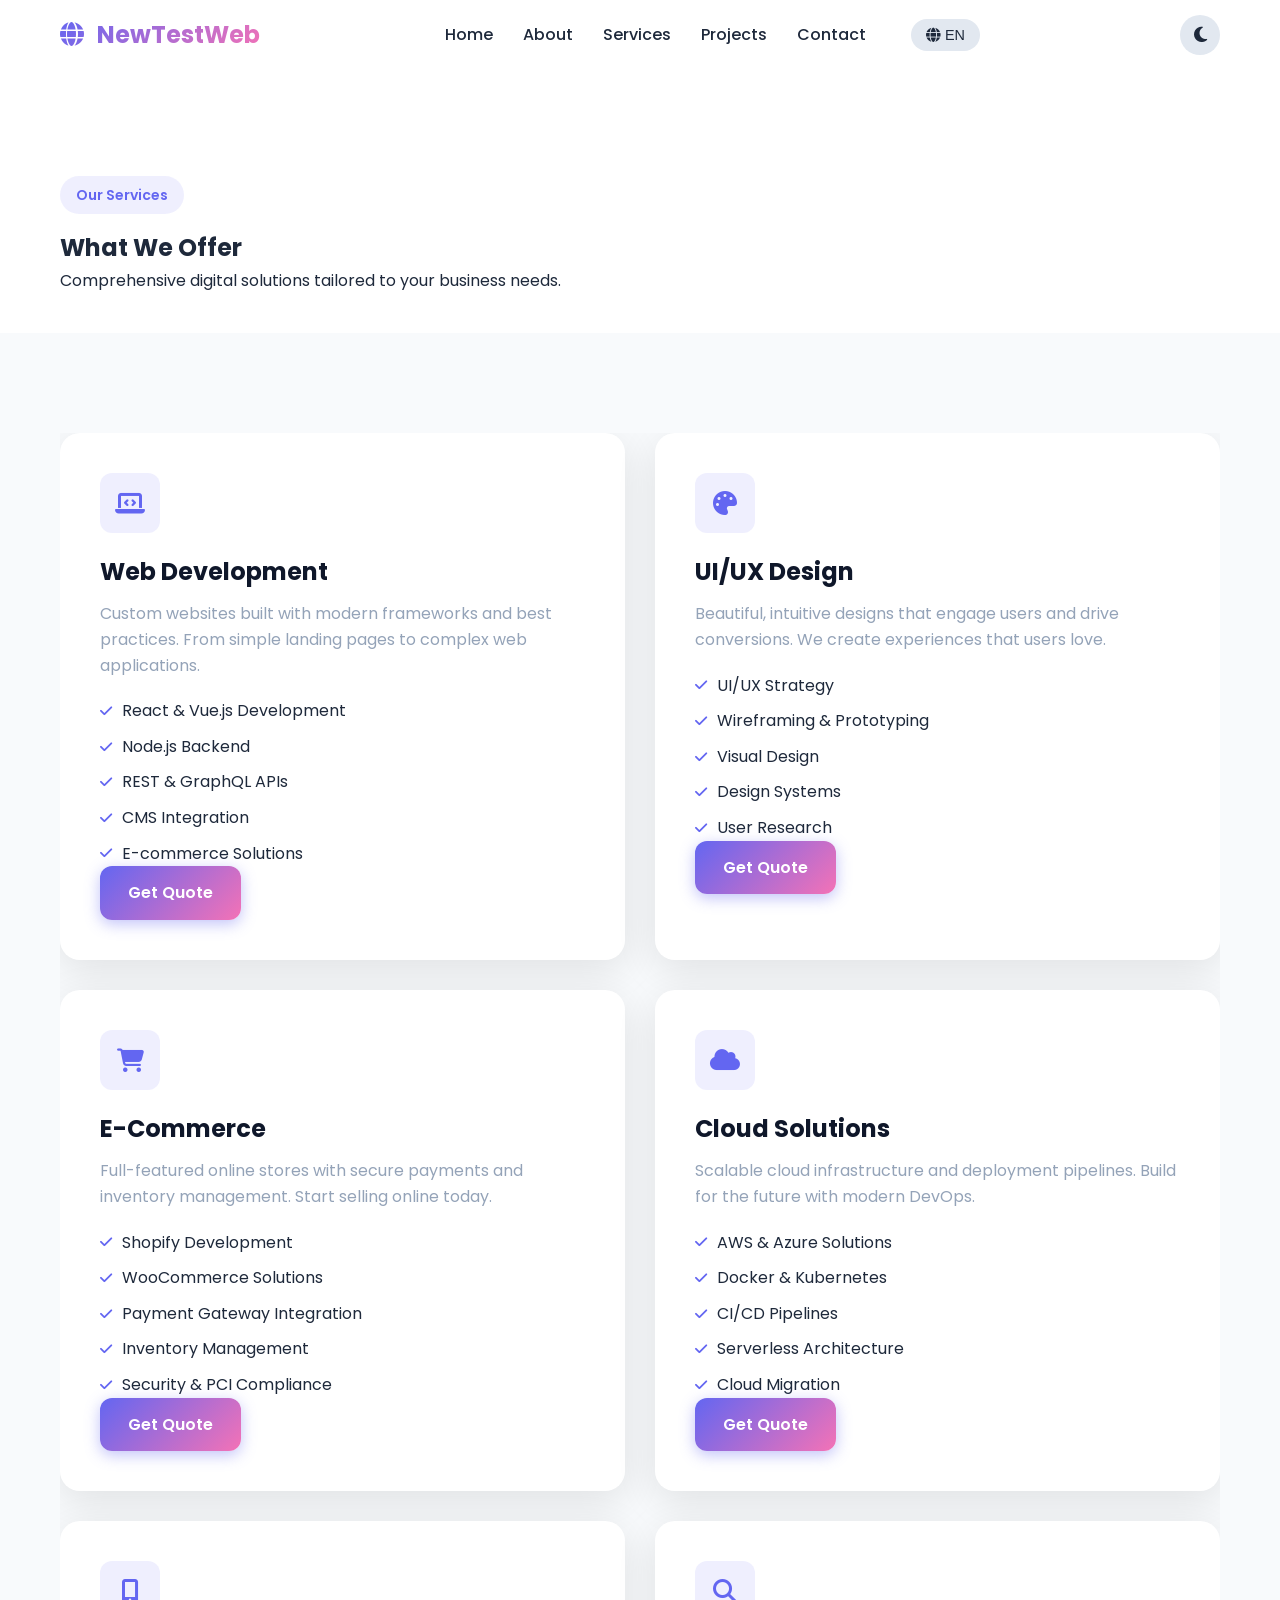
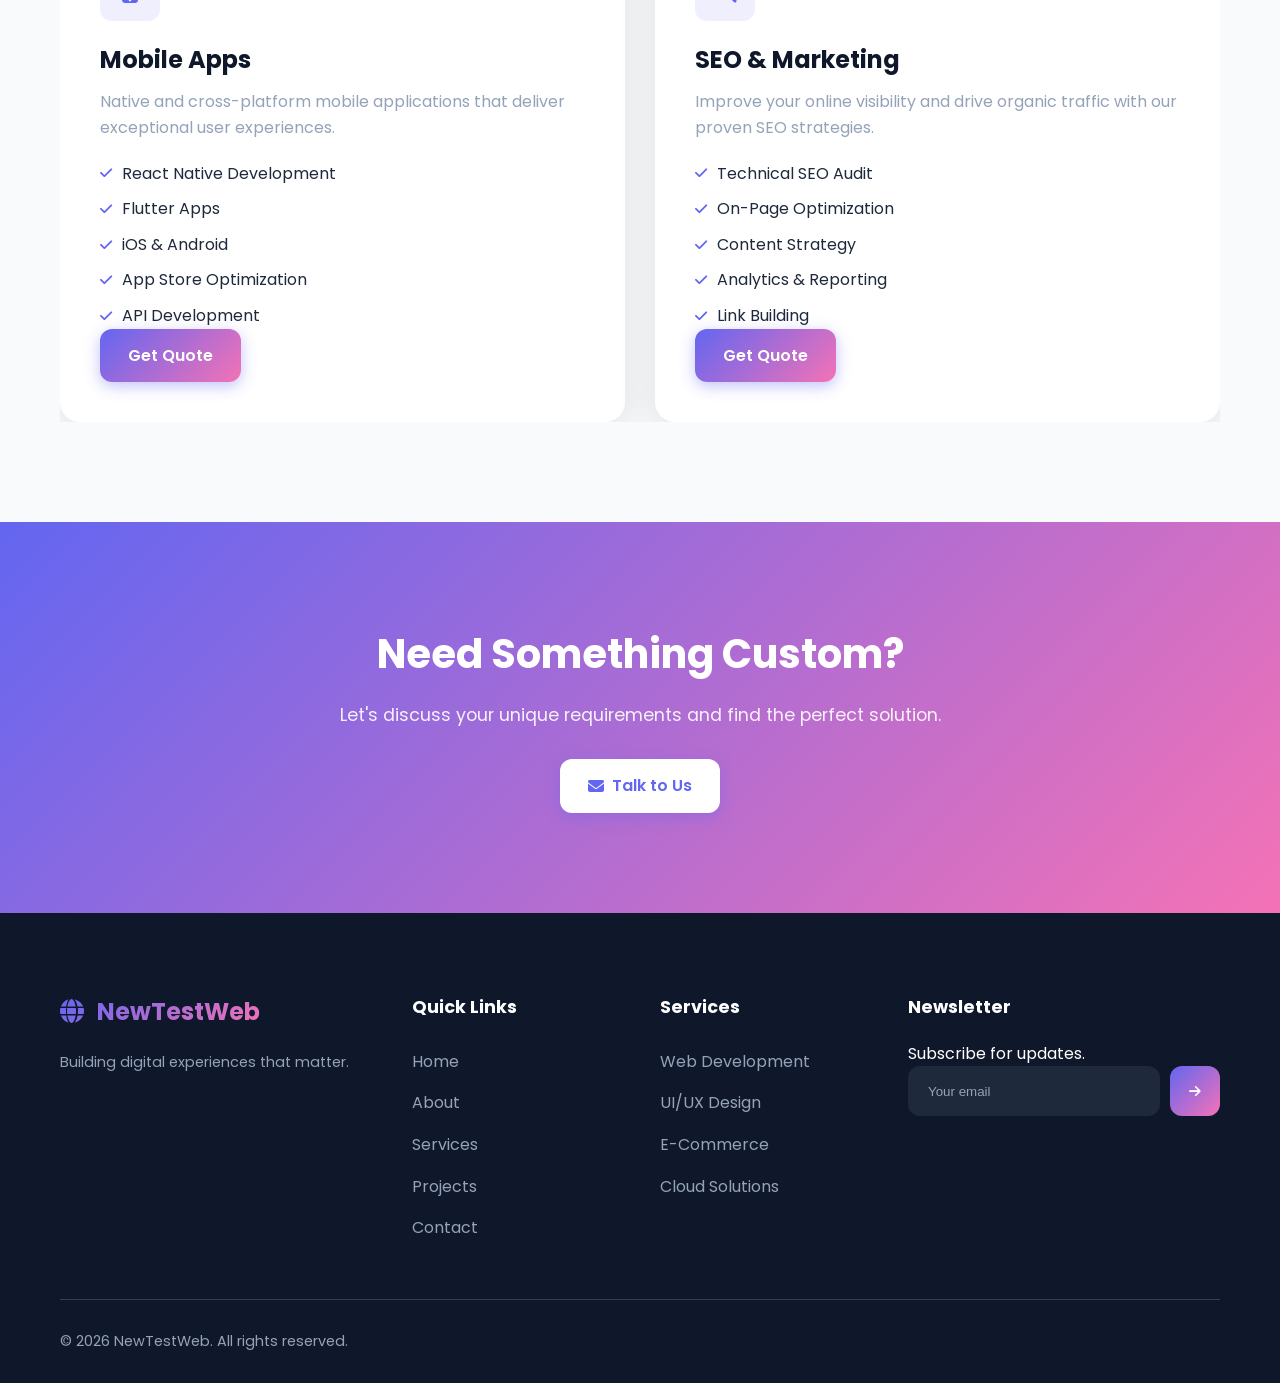
<file: services.html>
<!DOCTYPE html>
<html lang="en">
<head>
    <meta charset="UTF-8">
    <meta name="viewport" content="width=device-width, initial-scale=1.0">
    <meta name="description" content="Services offered by NewTestWeb - Web Development, UI/UX Design, E-Commerce, Cloud Solutions">
    <meta name="robots" content="index, follow">
    <title>Services | NewTestWeb</title>
    <link rel="icon" href="data:image/svg+xml,<svg xmlns='http://www.w3.org/2000/svg' viewBox='0 0 100 100'><text y='.9em' font-size='90'>🌐</text></svg>">
    <link rel="stylesheet" href="styles.css">
    <link rel="stylesheet" href="https://cdnjs.cloudflare.com/ajax/libs/font-awesome/6.4.0/css/all.min.css">
    <link rel="preconnect" href="https://fonts.googleapis.com">
    <link rel="preconnect" href="https://fonts.gstatic.com" crossorigin>
    <link href="https://fonts.googleapis.com/css2?family=Poppins:wght@300;400;500;600;700&display=swap" rel="stylesheet">
    <script>
        const savedTheme = localStorage.getItem('theme') || 'light';
        document.documentElement.setAttribute('data-theme', savedTheme);
    </script>
</head>
<body>
    <a href="#main-content" class="skip-link">Skip to main content</a>
    
    <nav class="navbar">
        <div class="container">
            <a href="https://youtested.github.io/newtestweb/" class="logo">
                <i class="fas fa-globe"></i> NewTestWeb
            </a>
            <div class="nav-links">
                <a href="https://youtested.github.io/newtestweb/">Home</a>
                <a href="https://youtested.github.io/newtestweb/about.html">About</a>
                <a href="https://youtested.github.io/newtestweb/services.html">Services</a>
                <a href="https://youtested.github.io/newtestweb/projects.html">Projects</a>
                <a href="https://youtested.github.io/newtestweb/contact.html">Contact</a>
                <div class="language-selector">
                    <button class="lang-btn" id="langBtn">
                        <i class="fas fa-globe"></i> <span>EN</span>
                    </button>
                    <div class="lang-dropdown" id="langDropdown">
                        <a href="#" data-lang="en" class="active">English</a>
                        <a href="#" data-lang="es">Español</a>
                        <a href="#" data-lang="fr">Français</a>
                        <a href="#" data-lang="de">Deutsch</a>
                        <a href="#" data-lang="zh">中文</a>
                        <a href="#" data-lang="ja">日本語</a>
                    </div>
                </div>
            </div>
            <button class="theme-toggle" id="themeToggle" aria-label="Toggle dark mode">
                <i class="fas fa-moon"></i>
            </button>
            <div class="nav-toggle">
                <i class="fas fa-bars"></i>
            </div>
        </div>
    </nav>

    <div class="mobile-menu">
        <a href="https://youtested.github.io/newtestweb/">Home</a>
        <a href="https://youtested.github.io/newtestweb/about.html">About</a>
        <a href="https://youtested.github.io/newtestweb/services.html">Services</a>
        <a href="https://youtested.github.io/newtestweb/projects.html">Projects</a>
        <a href="https://youtested.github.io/newtestweb/contact.html">Contact</a>
        <div class="mobile-lang-selector">
            <a href="#" data-lang="en" class="active">English</a>
            <a href="#" data-lang="es">Español</a>
            <a href="#" data-lang="fr">Français</a>
            <a href="#" data-lang="de">Deutsch</a>
            <a href="#" data-lang="zh">中文</a>
            <a href="#" data-lang="ja">日本語</a>
        </div>
    </div>

    <main id="main-content">
        <section class="page-header">
            <div class="container">
                <span class="section-tag">Our Services</span>
                <h1>What We Offer</h1>
                <p>Comprehensive digital solutions tailored to your business needs.</p>
            </div>
        </section>

        <section class="services-detail">
            <div class="container">
                <div class="services-grid">
                    <div class="service-card">
                        <div class="service-icon">
                            <i class="fas fa-laptop-code"></i>
                        </div>
                        <h3>Web Development</h3>
                        <p>Custom websites built with modern frameworks and best practices. From simple landing pages to complex web applications.</p>
                        <ul class="service-features">
                            <li><i class="fas fa-check"></i> React & Vue.js Development</li>
                            <li><i class="fas fa-check"></i> Node.js Backend</li>
                            <li><i class="fas fa-check"></i> REST & GraphQL APIs</li>
                            <li><i class="fas fa-check"></i> CMS Integration</li>
                            <li><i class="fas fa-check"></i> E-commerce Solutions</li>
                        </ul>
                        <a href="https://youtested.github.io/newtestweb/contact.html" class="btn btn-primary">Get Quote</a>
                    </div>

                    <div class="service-card">
                        <div class="service-icon">
                            <i class="fas fa-palette"></i>
                        </div>
                        <h3>UI/UX Design</h3>
                        <p>Beautiful, intuitive designs that engage users and drive conversions. We create experiences that users love.</p>
                        <ul class="service-features">
                            <li><i class="fas fa-check"></i> UI/UX Strategy</li>
                            <li><i class="fas fa-check"></i> Wireframing & Prototyping</li>
                            <li><i class="fas fa-check"></i> Visual Design</li>
                            <li><i class="fas fa-check"></i> Design Systems</li>
                            <li><i class="fas fa-check"></i> User Research</li>
                        </ul>
                        <a href="https://youtested.github.io/newtestweb/contact.html" class="btn btn-primary">Get Quote</a>
                    </div>

                    <div class="service-card">
                        <div class="service-icon">
                            <i class="fas fa-shopping-cart"></i>
                        </div>
                        <h3>E-Commerce</h3>
                        <p>Full-featured online stores with secure payments and inventory management. Start selling online today.</p>
                        <ul class="service-features">
                            <li><i class="fas fa-check"></i> Shopify Development</li>
                            <li><i class="fas fa-check"></i> WooCommerce Solutions</li>
                            <li><i class="fas fa-check"></i> Payment Gateway Integration</li>
                            <li><i class="fas fa-check"></i> Inventory Management</li>
                            <li><i class="fas fa-check"></i> Security & PCI Compliance</li>
                        </ul>
                        <a href="https://youtested.github.io/newtestweb/contact.html" class="btn btn-primary">Get Quote</a>
                    </div>

                    <div class="service-card">
                        <div class="service-icon">
                            <i class="fas fa-cloud"></i>
                        </div>
                        <h3>Cloud Solutions</h3>
                        <p>Scalable cloud infrastructure and deployment pipelines. Build for the future with modern DevOps.</p>
                        <ul class="service-features">
                            <li><i class="fas fa-check"></i> AWS & Azure Solutions</li>
                            <li><i class="fas fa-check"></i> Docker & Kubernetes</li>
                            <li><i class="fas fa-check"></i> CI/CD Pipelines</li>
                            <li><i class="fas fa-check"></i> Serverless Architecture</li>
                            <li><i class="fas fa-check"></i> Cloud Migration</li>
                        </ul>
                        <a href="https://youtested.github.io/newtestweb/contact.html" class="btn btn-primary">Get Quote</a>
                    </div>

                    <div class="service-card">
                        <div class="service-icon">
                            <i class="fas fa-mobile-alt"></i>
                        </div>
                        <h3>Mobile Apps</h3>
                        <p>Native and cross-platform mobile applications that deliver exceptional user experiences.</p>
                        <ul class="service-features">
                            <li><i class="fas fa-check"></i> React Native Development</li>
                            <li><i class="fas fa-check"></i> Flutter Apps</li>
                            <li><i class="fas fa-check"></i> iOS & Android</li>
                            <li><i class="fas fa-check"></i> App Store Optimization</li>
                            <li><i class="fas fa-check"></i> API Development</li>
                        </ul>
                        <a href="https://youtested.github.io/newtestweb/contact.html" class="btn btn-primary">Get Quote</a>
                    </div>

                    <div class="service-card">
                        <div class="service-icon">
                            <i class="fas fa-search"></i>
                        </div>
                        <h3>SEO & Marketing</h3>
                        <p>Improve your online visibility and drive organic traffic with our proven SEO strategies.</p>
                        <ul class="service-features">
                            <li><i class="fas fa-check"></i> Technical SEO Audit</li>
                            <li><i class="fas fa-check"></i> On-Page Optimization</li>
                            <li><i class="fas fa-check"></i> Content Strategy</li>
                            <li><i class="fas fa-check"></i> Analytics & Reporting</li>
                            <li><i class="fas fa-check"></i> Link Building</li>
                        </ul>
                        <a href="https://youtested.github.io/newtestweb/contact.html" class="btn btn-primary">Get Quote</a>
                    </div>
                </div>
            </div>
        </section>

        <section class="cta-section">
            <div class="container">
                <h2>Need Something Custom?</h2>
                <p>Let's discuss your unique requirements and find the perfect solution.</p>
                <a href="https://youtested.github.io/newtestweb/contact.html" class="btn btn-primary">
                    <i class="fas fa-envelope"></i> Talk to Us
                </a>
            </div>
        </section>
    </main>

    <footer class="footer">
        <div class="container">
            <div class="footer-grid">
                <div class="footer-brand">
                    <a href="https://youtested.github.io/newtestweb/" class="logo">
                        <i class="fas fa-globe"></i> NewTestWeb
                    </a>
                    <p>Building digital experiences that matter.</p>
                </div>
                <div class="footer-links">
                    <h4>Quick Links</h4>
                    <a href="https://youtested.github.io/newtestweb/">Home</a>
                    <a href="https://youtested.github.io/newtestweb/about.html">About</a>
                    <a href="https://youtested.github.io/newtestweb/services.html">Services</a>
                    <a href="https://youtested.github.io/newtestweb/projects.html">Projects</a>
                    <a href="https://youtested.github.io/newtestweb/contact.html">Contact</a>
                </div>
                <div class="footer-links">
                    <h4>Services</h4>
                    <a href="https://youtested.github.io/newtestweb/services.html">Web Development</a>
                    <a href="https://youtested.github.io/newtestweb/services.html">UI/UX Design</a>
                    <a href="https://youtested.github.io/newtestweb/services.html">E-Commerce</a>
                    <a href="https://youtested.github.io/newtestweb/services.html">Cloud Solutions</a>
                </div>
                <div class="footer-newsletter">
                    <h4>Newsletter</h4>
                    <p>Subscribe for updates.</p>
                    <form class="newsletter-form">
                        <input type="email" placeholder="Your email">
                        <button type="submit"><i class="fas fa-arrow-right"></i></button>
                    </form>
                </div>
            </div>
            <div class="footer-bottom">
                <p>&copy; 2026 NewTestWeb. All rights reserved.</p>
            </div>
        </div>
    </footer>

    <button class="scroll-top" id="scrollTop">
        <i class="fas fa-arrow-up"></i>
    </button>

    <script src="script.js"></script>
</body>
</html>
</file>
<file: styles.css>
/* CSS Variables */
:root {
    --primary: #6366f1;
    --primary-dark: #4f46e5;
    --primary-light: #818cf8;
    --secondary: #f472b6;
    --accent: #22d3ee;
    --dark: #0f172a;
    --dark-secondary: #1e293b;
    --dark-tertiary: #334155;
    --light: #f8fafc;
    --light-secondary: #e2e8f0;
    --text-dark: #1e293b;
    --text-light: #94a3b8;
    --white: #ffffff;
    --gradient: linear-gradient(135deg, #6366f1 0%, #f472b6 100%);
    --gradient-alt: linear-gradient(135deg, #22d3ee 0%, #6366f1 100%);
    --shadow: 0 10px 40px rgba(0, 0, 0, 0.1);
    --shadow-lg: 0 25px 50px rgba(0, 0, 0, 0.15);
    --radius: 12px;
    --radius-lg: 20px;
    --transition: all 0.3s ease;
}

/* Reset */
* { margin: 0; padding: 0; box-sizing: border-box; }
html { scroll-behavior: smooth; }
body { font-family: 'Poppins', sans-serif; line-height: 1.6; color: var(--text-dark); background: var(--light); }
a { text-decoration: none; color: inherit; }
ul { list-style: none; }
img { max-width: 100%; height: auto; }
.container { max-width: 1200px; margin: 0 auto; padding: 0 20px; }

/* Buttons */
.btn { display: inline-flex; align-items: center; gap: 8px; padding: 14px 28px; border-radius: var(--radius); font-weight: 600; cursor: pointer; transition: var(--transition); border: none; }
.btn-primary { background: var(--gradient); color: var(--white); box-shadow: 0 4px 15px rgba(99, 102, 241, 0.4); }
.btn-primary:hover { transform: translateY(-2px); box-shadow: 0 8px 25px rgba(99, 102, 241, 0.5); }

/* Navbar */
.navbar { 
    position: fixed; 
    top: 0; 
    left: 0; 
    right: 0; 
    z-index: 1000; 
    background: var(--white); 
    box-shadow: none !important;
    padding: 15px 0; 
    border: none !important;
    border-bottom: none !important;
}
.navbar .container { display: flex; justify-content: space-between; align-items: center; }
.logo { font-size: 1.5rem; font-weight: 700; background: var(--gradient); -webkit-background-clip: text; -webkit-text-fill-color: transparent; }
.logo i { margin-right: 8px; }

/* Nav Links - Desktop */
.nav-links { display: flex; gap: 30px; align-items: center; }
.nav-links a { font-weight: 500; color: var(--text-dark); transition: var(--transition); }
.nav-links a:hover { color: var(--primary); }

/* Theme Toggle Button */
.theme-toggle { 
    background: var(--light-secondary); 
    border: none; 
    width: 40px; 
    height: 40px; 
    border-radius: 50%; 
    cursor: pointer; 
    display: flex; 
    align-items: center; 
    justify-content: center; 
    color: var(--text-dark); 
    font-size: 1.1rem; 
    margin-left: 15px;
}
.theme-toggle:hover { background: var(--primary); color: var(--white); }

/* Hamburger Menu */
.nav-toggle { 
    display: none; 
    font-size: 1.5rem; 
    cursor: pointer; 
    padding: 8px 12px; 
    background: var(--light-secondary); 
    border-radius: 8px; 
    color: var(--text-dark);
    margin-left: 10px;
}

/* Hero Section */
.hero { min-height: 100vh; display: flex; align-items: center; padding: 120px 0 80px; background: linear-gradient(135deg, #f8fafc 0%, #e2e8f0 100%); }
.hero .container { display: grid; grid-template-columns: 1fr 1fr; gap: 60px; align-items: center; }
.hero-badge { display: inline-block; padding: 8px 16px; background: rgba(99, 102, 241, 0.1); color: var(--primary); border-radius: 50px; font-size: 0.875rem; font-weight: 600; margin-bottom: 20px; }
.hero h1 { font-size: 4rem; font-weight: 800; line-height: 1.1; margin-bottom: 20px; background: linear-gradient(135deg, var(--dark) 0%, var(--primary) 100%); -webkit-background-clip: text; -webkit-text-fill-color: transparent; }
.hero-subtitle { font-size: 1.5rem; font-weight: 600; margin-bottom: 15px; }
.hero-description { font-size: 1.1rem; color: var(--text-light); margin-bottom: 30px; }
.hero-buttons { display: flex; gap: 15px; margin-bottom: 40px; }
.hero-stats { display: flex; gap: 40px; }
.stat { text-align: center; }
.stat-number { display: block; font-size: 2.5rem; font-weight: 700; background: var(--gradient); -webkit-background-clip: text; -webkit-text-fill-color: transparent; }
.stat-label { font-size: 0.875rem; color: var(--text-light); }

/* Section Styles */
section { padding: 100px 0; }

/* Page Header (for services, projects, etc.) */
.page-header {
    background: #ffffff;
    padding: 150px 0 40px;
    margin-top: 0;
}
.section-header { text-align: center; max-width: 600px; margin: 0 auto 60px; }
.section-tag { display: inline-block; padding: 8px 16px; background: rgba(99, 102, 241, 0.1); color: var(--primary); border-radius: 50px; font-size: 0.875rem; font-weight: 600; margin-bottom: 15px; }
.section-header h2 { font-size: 2.5rem; font-weight: 700; margin-bottom: 15px; color: var(--dark); }
.section-header p { color: var(--text-light); font-size: 1.1rem; }

/* About */
.about { background: var(--white); }
.about-grid { display: grid; grid-template-columns: repeat(3, 1fr); gap: 30px; }
.about-card { background: var(--light); padding: 40px 30px; border-radius: var(--radius-lg); text-align: center; transition: var(--transition); }
.about-card:hover { transform: translateY(-10px); box-shadow: var(--shadow); }
.about-icon { width: 80px; height: 80px; margin: 0 auto 20px; background: var(--gradient); border-radius: 50%; display: flex; align-items: center; justify-content: center; }
.about-icon i { font-size: 2rem; color: var(--white); }
.about-card h3 { font-size: 1.25rem; margin-bottom: 10px; color: var(--dark); }
.about-card p { color: var(--text-light); }

/* Services */
.services { background: linear-gradient(135deg, #f8fafc 0%, #e2e8f0 100%); }
.services-grid { display: grid; grid-template-columns: repeat(2, 1fr); gap: 30px; }
.service-card { background: var(--white); padding: 40px; border-radius: var(--radius-lg); box-shadow: var(--shadow); transition: var(--transition); }
.service-card:hover { transform: translateY(-5px); box-shadow: var(--shadow-lg); }
.service-icon { width: 60px; height: 60px; background: rgba(99, 102, 241, 0.1); border-radius: var(--radius); display: flex; align-items: center; justify-content: center; margin-bottom: 20px; }
.service-icon i { font-size: 1.5rem; color: var(--primary); }
.service-card h3 { font-size: 1.5rem; margin-bottom: 10px; color: var(--dark); }
.service-card > p { color: var(--text-light); margin-bottom: 20px; }
.service-features { display: flex; flex-direction: column; gap: 10px; }
.service-features li { display: flex; align-items: center; gap: 10px; color: var(--text-dark); }
.service-features li i { color: var(--primary); font-size: 0.875rem; }

/* Projects */
.projects { background: var(--white); }
.projects-grid { display: grid; grid-template-columns: repeat(3, 1fr); gap: 30px; }
.project-card { background: var(--light); border-radius: var(--radius-lg); overflow: hidden; transition: var(--transition); }
.project-card:hover { transform: translateY(-10px); box-shadow: var(--shadow-lg); }
.project-image { height: 200px; background: var(--gradient); display: flex; align-items: center; justify-content: center; }
.project-image i { font-size: 4rem; color: var(--white); opacity: 0.8; }
.project-content { padding: 25px; }
.project-content h3 { font-size: 1.25rem; margin-bottom: 10px; color: var(--dark); }
.project-content > p { color: var(--text-light); font-size: 0.9rem; margin-bottom: 15px; }
.project-tags { display: flex; flex-wrap: wrap; gap: 8px; margin-bottom: 15px; }
.project-tags span { padding: 4px 12px; background: rgba(99, 102, 241, 0.1); color: var(--primary); border-radius: 50px; font-size: 0.75rem; font-weight: 600; }
.project-link { display: inline-flex; align-items: center; gap: 8px; color: var(--primary); font-weight: 600; transition: var(--transition); }
.project-link:hover { gap: 12px; }

/* Contact */
.contact { background: linear-gradient(135deg, #f8fafc 0%, #e2e8f0 100%); }
.contact-grid { display: grid; grid-template-columns: 1fr 1.2fr; gap: 50px; align-items: start; }
.contact-info { display: flex; flex-direction: column; gap: 30px; }
.contact-item { display: flex; align-items: flex-start; gap: 20px; }
.contact-item > i { width: 50px; height: 50px; background: var(--gradient); border-radius: var(--radius); display: flex; align-items: center; justify-content: center; color: var(--white); font-size: 1.25rem; flex-shrink: 0; }
.contact-item h4 { font-size: 1.1rem; margin-bottom: 5px; color: var(--dark); }
.contact-item p { color: var(--text-light); }
.social-links { display: flex; gap: 15px; margin-top: 20px; }
.social-links a { width: 45px; height: 45px; background: var(--white); border-radius: var(--radius); display: flex; align-items: center; justify-content: center; color: var(--text-dark); box-shadow: var(--shadow); transition: var(--transition); }
.social-links a:hover { background: var(--gradient); color: var(--white); transform: translateY(-3px); }

/* Contact Form */
.contact-form { background: var(--white); padding: 40px; border-radius: var(--radius-lg); box-shadow: var(--shadow); }
.form-group { position: relative; margin-bottom: 25px; }
.form-group input, .form-group textarea, .form-group select { width: 100%; padding: 15px 20px; border: 2px solid var(--light-secondary); border-radius: var(--radius); font-size: 1rem; font-family: inherit; transition: var(--transition); background: var(--light); }
.form-group input:focus, .form-group textarea:focus, .form-group select:focus { outline: none; border-color: var(--primary); background: var(--white); }
.form-group label { position: absolute; left: 20px; top: 50%; transform: translateY(-50%); color: var(--text-light); pointer-events: none; transition: var(--transition); background: var(--light); padding: 0 5px; }
.form-group textarea ~ label { top: 25px; }
.form-group input:focus ~ label, .form-group input:not(:placeholder-shown) ~ label, .form-group textarea:focus ~ label, .form-group textarea:not(:placeholder-shown) ~ label { top: 0; font-size: 0.75rem; color: var(--primary); background: var(--white); }
.contact-form .btn { width: 100%; justify-content: center; }

/* Footer */
.footer { background: var(--dark); color: var(--white); padding: 80px 0 30px; }
.footer-grid { display: grid; grid-template-columns: 1.5fr 1fr 1fr 1.5fr; gap: 40px; margin-bottom: 50px; }
.footer-brand .logo { margin-bottom: 20px; display: inline-block; color: var(--white); }
.footer-brand p { color: var(--text-light); font-size: 0.9rem; }
.footer-links h4, .footer-newsletter h4 { font-size: 1.1rem; margin-bottom: 20px; color: var(--white); }
.footer-links a { display: block; color: var(--text-light); padding: 8px 0; transition: var(--transition); }
.footer-links a:hover { color: var(--primary); padding-left: 5px; }
.newsletter-form { display: flex; gap: 10px; }
.newsletter-form input { flex: 1; padding: 12px 20px; border: none; border-radius: var(--radius); background: var(--dark-secondary); color: var(--white); }
.newsletter-form input::placeholder { color: var(--text-light); }
.newsletter-form button { width: 50px; height: 50px; background: var(--gradient); border: none; border-radius: var(--radius); color: var(--white); cursor: pointer; transition: var(--transition); }
.newsletter-form button:hover { transform: scale(1.05); }
.footer-bottom { display: flex; justify-content: space-between; align-items: center; padding-top: 30px; border-top: 1px solid var(--dark-tertiary); }
.footer-bottom p { color: var(--text-light); font-size: 0.9rem; }
.footer-social { display: flex; gap: 15px; }
.footer-social a { width: 40px; height: 40px; background: var(--dark-secondary); border-radius: var(--radius); display: flex; align-items: center; justify-content: center; color: var(--text-light); transition: var(--transition); }
.footer-social a:hover { background: var(--gradient); color: var(--white); }

/* Scroll to Top */
.scroll-top { position: fixed; bottom: 30px; right: 30px; width: 50px; height: 50px; background: var(--gradient); border: none; border-radius: 50%; color: var(--white); font-size: 1.25rem; cursor: pointer; box-shadow: var(--shadow); opacity: 0; visibility: hidden; transition: var(--transition); z-index: 998; }
.scroll-top.visible { opacity: 1; visibility: visible; }
.scroll-top:hover { transform: translateY(-3px); }

/* Toast */
.toast { position: fixed; bottom: 30px; left: 50%; transform: translateX(-50%) translateY(100px); background: #10b981; color: var(--white); padding: 15px 30px; border-radius: var(--radius); display: flex; align-items: center; gap: 10px; box-shadow: var(--shadow-lg); opacity: 0; visibility: hidden; transition: var(--transition); z-index: 1001; }
.toast.show { transform: translateX(-50%) translateY(0); opacity: 1; visibility: visible; }

/* MOBILE STYLES */
@media (max-width: 1024px) {
    .hero .container { grid-template-columns: 1fr; text-align: center; }
    .hero-buttons { justify-content: center; }
    .hero-stats { justify-content: center; }
    .about-grid, .services-grid, .projects-grid { grid-template-columns: repeat(2, 1fr); }
    .footer-grid { grid-template-columns: repeat(2, 1fr); }
}

@media (max-width: 768px) {
    .nav-links { display: none; flex-direction: column; position: absolute; top: 100%; left: 0; right: 0; background: var(--white); padding: 20px; box-shadow: var(--shadow); gap: 0; }
    .nav-links.active { display: flex; }
    .nav-links a { display: block; padding: 15px 20px; width: 100%; border-bottom: 1px solid var(--light-secondary); }
    .nav-toggle { display: flex !important; }
    .theme-toggle { margin-left: auto; margin-right: 10px; }
    .hero h1 { font-size: 2.5rem; }
    .hero-stats { gap: 20px; }
    .stat-number { font-size: 2rem; }
    .about-grid, .services-grid, .projects-grid, .contact-grid { grid-template-columns: 1fr; }
    .footer-grid { grid-template-columns: 1fr; text-align: center; }
    .newsletter-form { flex-direction: column; }
    .footer-bottom { flex-direction: column; gap: 20px; text-align: center; }
}

@media (max-width: 480px) {
    .hero h1 { font-size: 2rem; }
    .hero-buttons { flex-direction: column; }
    .btn { width: 100%; justify-content: center; }
    section { padding: 60px 0; }
    .section-header h2 { font-size: 2rem; }
}

/* DARK MODE */
[data-theme="dark"] { --light: #0a0a0a; --light-secondary: #1a1a1a; --text-dark: #f0f0f0; --text-light: #a0a0a0; --white: #141414; }
[data-theme="dark"] body { background: #0a0a0a; color: #f0f0f0; }
[data-theme="dark"] .navbar { background: #0a0a0a; }
[data-theme="dark"] .nav-links { background: #0a0a0a; }
[data-theme="dark"] .nav-links a { color: #f0f0f0; }
[data-theme="dark"] .theme-toggle { background: #1a1a1a; color: #fbbf24; }
[data-theme="dark"] .nav-toggle { background: #1a1a1a; color: #f0f0f0; }
[data-theme="dark"] .hero { background: linear-gradient(135deg, #0a0a0a 0%, #1a1a1a 100%); }
[data-theme="dark"] .hero h1 { background: linear-gradient(135deg, #f0f0f0 0%, #818cf8 100%); -webkit-background-clip: text; -webkit-text-fill-color: transparent; }
[data-theme="dark"] section { background: #0a0a0a; }
[data-theme="dark"] .about, [data-theme="dark"] .services, [data-theme="dark"] .projects, [data-theme="dark"] .contact { background: #0a0a0a; }
[data-theme="dark"] .about-card, [data-theme="dark"] .service-card, [data-theme="dark"] .project-card, [data-theme="dark"] .contact-form, [data-theme="dark"] .footer { background: #141414; border: 1px solid #2a2a2a; }
[data-theme="dark"] .about-card p, [data-theme="dark"] .service-card > p, [data-theme="dark"] .project-content > p { color: #a0a0a0; }
[data-theme="dark"] .section-header p { color: #a0a0a0; }
[data-theme="dark"] .footer { background: #0a0a0a; }
[data-theme="dark"] .form-group input, [data-theme="dark"] .form-group textarea, [data-theme="dark"] .form-group select { background: #1a1a1a; border-color: #333; color: #f0f0f0; }
[data-theme="dark"] .form-group label { background: #141414; color: #a0a0a0; }
[data-theme="dark"] .form-group input:focus ~ label, [data-theme="dark"] .form-group input:not(:placeholder-shown) ~ label, [data-theme="dark"] .form-group textarea:focus ~ label, [data-theme="dark"] .form-group textarea:not(:placeholder-shown) ~ label { background: #141414; }
[data-theme="dark"] .newsletter-form input { background: #1a1a1a; }
[data-theme="dark"] .footer-bottom { border-color: #333; }

/* Testimonials */
.testimonials { background: var(--white); }
.testimonials-grid { display: grid; grid-template-columns: repeat(3, 1fr); gap: 30px; }
.testimonial-card { background: var(--light); padding: 40px; border-radius: var(--radius-lg); transition: var(--transition); }
.testimonial-card:hover { transform: translateY(-10px); box-shadow: var(--shadow); }
.testimonial-content { margin-bottom: 25px; }
.testimonial-content i { font-size: 2rem; color: var(--primary); margin-bottom: 15px; display: block; }
.testimonial-content p { font-size: 1.1rem; font-style: italic; color: var(--text-dark); }
.testimonial-author { display: flex; align-items: center; gap: 15px; }
.author-avatar { width: 60px; height: 60px; background: var(--gradient); border-radius: 50%; display: flex; align-items: center; justify-content: center; }
.author-avatar i { font-size: 1.5rem; color: var(--white); margin: 0; }
.author-info h4 { font-size: 1.1rem; color: var(--dark); margin-bottom: 3px; }
.author-info p { font-size: 0.9rem; color: var(--primary); }

/* Pricing */
.pricing { background: linear-gradient(135deg, #f8fafc 0%, #e2e8f0 100%); }
.pricing-grid { display: grid; grid-template-columns: repeat(3, 1fr); gap: 30px; align-items: start; }
.pricing-card { background: var(--white); padding: 40px; border-radius: var(--radius-lg); box-shadow: var(--shadow); text-align: center; position: relative; transition: var(--transition); }
.pricing-card:hover { transform: translateY(-10px); box-shadow: var(--shadow-lg); }
.pricing-card.popular { border: 3px solid var(--primary); transform: scale(1.05); }
.pricing-card.popular:hover { transform: scale(1.05) translateY(-10px); }
.popular-badge { position: absolute; top: -15px; left: 50%; transform: translateX(-50%); background: var(--gradient); color: var(--white); padding: 8px 20px; border-radius: 50px; font-size: 0.875rem; font-weight: 600; }
.pricing-header h3 { font-size: 1.5rem; margin-bottom: 15px; color: var(--dark); }
.price { margin-bottom: 10px; }
.price .currency { font-size: 1.5rem; font-weight: 600; color: var(--primary); }
.price .amount { font-size: 3.5rem; font-weight: 800; color: var(--dark); }
.pricing-header p { color: var(--text-light); margin-bottom: 25px; }
.pricing-features { text-align: left; margin-bottom: 30px; }
.pricing-features li { padding: 12px 0; border-bottom: 1px solid var(--light-secondary); color: var(--text-dark); }
.pricing-features li i { color: #10b981; margin-right: 10px; }
.pricing-card .btn { width: 100%; justify-content: center; }

/* FAQ */
.faq { background: var(--white); }
.faq-grid { max-width: 800px; margin: 0 auto; }
.faq-item { border-bottom: 1px solid var(--light-secondary); }
.faq-question { width: 100%; background: none; border: none; padding: 25px 0; display: flex; justify-content: space-between; align-items: center; cursor: pointer; }
.faq-question span { font-size: 1.1rem; font-weight: 600; color: var(--dark); text-align: left; }
.faq-question i { color: var(--primary); font-size: 1rem; transition: var(--transition); }
.faq-question.active i { transform: rotate(45deg); }
.faq-answer { max-height: 0; overflow: hidden; transition: max-height 0.3s ease; }
.faq-answer p { padding-bottom: 25px; color: var(--text-light); line-height: 1.8; }

/* Partners */
.partners { background: linear-gradient(135deg, #f8fafc 0%, #e2e8f0 100%); padding: 60px 0; }
.partners-grid { display: grid; grid-template-columns: repeat(6, 1fr); gap: 30px; }
.partner-logo { background: var(--white); padding: 30px; border-radius: var(--radius); display: flex; flex-direction: column; align-items: center; justify-content: center; gap: 10px; transition: var(--transition); }
.partner-logo:hover { transform: translateY(-5px); box-shadow: var(--shadow); }
.partner-logo i { font-size: 2.5rem; color: var(--primary); }
.partner-logo span { font-weight: 600; color: var(--dark); font-size: 0.9rem; }

/* Cookie Consent */
.cookie-consent { position: fixed; bottom: 0; left: 0; right: 0; background: var(--dark); color: var(--white); padding: 20px; z-index: 9999; display: none; }
.cookie-consent.show { display: block; }
.cookie-content { display: flex; justify-content: space-between; align-items: center; max-width: 1200px; margin: 0 auto; gap: 20px; }
.cookie-content p { font-size: 0.9rem; }
.cookie-buttons { display: flex; gap: 10px; }
.cookie-btn { padding: 10px 25px; border-radius: var(--radius); font-weight: 600; cursor: pointer; border: none; font-size: 0.9rem; }
.cookie-btn.accept { background: var(--gradient); color: var(--white); }
.cookie-btn.decline { background: transparent; border: 2px solid var(--white); color: var(--white); }

/* Scroll Animation */
@keyframes fadeInUp { from { opacity: 0; transform: translateY(30px); } to { opacity: 1; transform: translateY(0); } }
.animate-on-scroll { opacity: 0; animation: fadeInUp 0.6s ease forwards; }
.delay-1 { animation-delay: 0.1s; }
.delay-2 { animation-delay: 0.2s; }
.delay-3 { animation-delay: 0.3s; }
.delay-4 { animation-delay: 0.4s; }

/* Responsive */
@media (max-width: 1024px) {
    .testimonials-grid, .pricing-grid { grid-template-columns: repeat(2, 1fr); }
    .pricing-card.popular { transform: none; }
    .pricing-card.popular:hover { transform: translateY(-10px); }
    .partners-grid { grid-template-columns: repeat(3, 1fr); }
}

@media (max-width: 768px) {
    .testimonials-grid, .pricing-grid, .partners-grid { grid-template-columns: 1fr; }
    .cookie-content { flex-direction: column; text-align: center; }
    .cookie-buttons { width: 100%; }
    .cookie-btn { flex: 1; }
}

/* ============================================
   NEW FEATURES CSS
   ============================================ */

/* Page Load Animation */
body {
    opacity: 0;
    transition: opacity 0.5s ease;
}
body.page-loaded {
    opacity: 1;
}

/* Scroll Animations */
.animate-on-scroll {
    opacity: 0;
    transform: translateY(30px);
    transition: opacity 0.6s ease, transform 0.6s ease;
}
.animate-on-scroll.visible,
body.page-loaded .animate-on-scroll {
    opacity: 1;
    transform: translateY(0);
}

/* Staggered animation delays */
.about-card.animate-on-scroll:nth-child(1) { transition-delay: 0.1s; }
.about-card.animate-on-scroll:nth-child(2) { transition-delay: 0.2s; }
.about-card.animate-on-scroll:nth-child(3) { transition-delay: 0.3s; }

.service-card.animate-on-scroll:nth-child(1) { transition-delay: 0.1s; }
.service-card.animate-on-scroll:nth-child(2) { transition-delay: 0.2s; }
.service-card.animate-on-scroll:nth-child(3) { transition-delay: 0.3s; }
.service-card.animate-on-scroll:nth-child(4) { transition-delay: 0.4s; }
.service-card.animate-on-scroll:nth-child(5) { transition-delay: 0.5s; }
.service-card.animate-on-scroll:nth-child(6) { transition-delay: 0.6s; }

.project-card.animate-on-scroll:nth-child(1) { transition-delay: 0.1s; }
.project-card.animate-on-scroll:nth-child(2) { transition-delay: 0.2s; }
.project-card.animate-on-scroll:nth-child(3) { transition-delay: 0.3s; }

/* Team Section */
.team-section { padding: 100px 0; background: var(--white); }
.team-section .section-header { text-align: center; max-width: 600px; margin: 0 auto 60px; }
.team-section .section-tag { display: inline-block; padding: 8px 16px; background: rgba(99, 102, 241, 0.1); color: var(--primary); border-radius: 50px; font-size: 0.875rem; font-weight: 600; margin-bottom: 15px; }
.team-section h2 { font-size: 2.5rem; font-weight: 700; margin-bottom: 15px; color: var(--dark); }
.team-grid { display: grid; grid-template-columns: repeat(4, 1fr); gap: 30px; }
.team-card { background: var(--light); border-radius: var(--radius-lg); overflow: hidden; transition: var(--transition); text-align: center; padding-bottom: 30px; }
.team-card:hover { transform: translateY(-10px); box-shadow: var(--shadow); }
.team-image { width: 100%; height: 250px; background: var(--gradient); display: flex; align-items: center; justify-content: center; }
.team-image i { font-size: 4rem; color: var(--white); opacity: 0.8; }
.team-card h3 { font-size: 1.25rem; margin: 20px 0 5px; color: var(--dark); }
.team-role { color: var(--primary); font-weight: 600; font-size: 0.9rem; margin-bottom: 10px; }
.team-social { display: flex; justify-content: center; gap: 10px; margin-top: 15px; }
.team-social a { width: 36px; height: 36px; background: var(--white); border-radius: 50%; display: flex; align-items: center; justify-content: center; color: var(--text-dark); transition: var(--transition); }
.team-social a:hover { background: var(--gradient); color: var(--white); }

/* Clients/Logo Section */
.clients-section { padding: 80px 0; background: var(--light); }
.clients-grid { display: flex; flex-wrap: wrap; justify-content: center; align-items: center; gap: 40px; }
.client-logo { opacity: 0.6; transition: var(--transition); padding: 20px; }
.client-logo:hover { opacity: 1; }
.client-logo i { font-size: 3rem; color: var(--text-light); }

/* Testimonials Slider */
.testimonials-section { padding: 100px 0; background: var(--white); }
.testimonials-slider { max-width: 800px; margin: 0 auto; position: relative; overflow: hidden; }
.testimonial-slide { display: none; text-align: center; padding: 40px; }
.testimonial-slide.active { display: block; animation: fadeIn 0.5s ease; }
@keyframes fadeIn { from { opacity: 0; } to { opacity: 1; } }
.testimonial-text { font-size: 1.25rem; font-style: italic; color: var(--text-dark); margin-bottom: 30px; line-height: 1.8; }
.testimonial-author h4 { font-size: 1.1rem; color: var(--dark); margin-bottom: 5px; }
.testimonial-author span { color: var(--text-light); font-size: 0.9rem; }
.slider-dots { display: flex; justify-content: center; gap: 10px; margin-top: 30px; }
.slider-dot { width: 12px; height: 12px; border-radius: 50%; background: var(--light-secondary); cursor: pointer; transition: var(--transition); }
.slider-dot.active { background: var(--primary); transform: scale(1.2); }

/* Blog Section */
.blog-section { padding: 100px 0; background: var(--light); }
.blog-grid { display: grid; grid-template-columns: repeat(3, 1fr); gap: 30px; }
.blog-card { background: var(--white); border-radius: var(--radius-lg); overflow: hidden; transition: var(--transition); }
.blog-card:hover { transform: translateY(-10px); box-shadow: var(--shadow); }
.blog-image { width: 100%; height: 200px; background: var(--gradient); display: flex; align-items: center; justify-content: center; }
.blog-image i { font-size: 3rem; color: var(--white); opacity: 0.8; }
.blog-content { padding: 25px; }
.blog-date { color: var(--primary); font-size: 0.875rem; font-weight: 600; margin-bottom: 10px; }
.blog-card h3 { font-size: 1.25rem; margin-bottom: 10px; color: var(--dark); }
.blog-card p { color: var(--text-light); font-size: 0.9rem; margin-bottom: 15px; }
.blog-link { color: var(--primary); font-weight: 600; display: inline-flex; align-items: center; gap: 5px; }
.blog-link:hover { gap: 10px; }

/* FAQ Section */
.faq-section { padding: 100px 0; background: var(--white); }
.faq-grid { max-width: 800px; margin: 0 auto; }
.faq-item { margin-bottom: 15px; border-radius: var(--radius); overflow: hidden; background: var(--light); }
.faq-question { padding: 20px 25px; cursor: pointer; display: flex; justify-content: space-between; align-items: center; font-weight: 600; color: var(--dark); transition: var(--transition); }
.faq-question:hover { color: var(--primary); }
.faq-question.active { color: var(--primary); }
.faq-question i { transition: transform 0.3s ease; }
.faq-question.active i { transform: rotate(180deg); }
.faq-answer { max-height: 0; overflow: hidden; transition: max-height 0.3s ease; padding: 0 25px; color: var(--text-light); line-height: 1.7; }
.faq-answer.open { padding: 0 25px 20px; }

/* Form Validation Styles */
.form-group input.error,
.form-group textarea.error,
.form-group select.error { border-color: #ef4444 !important; animation: shake 0.5s ease; }
@keyframes shake { 0%, 100% { transform: translateX(0); } 25% { transform: translateX(-5px); } 75% { transform: translateX(5px); } }
.form-error { color: #ef4444; font-size: 0.8rem; margin-top: 5px; display: none; }
.form-group input.error + .form-error,
.form-group textarea.error + .form-error { display: block; }

/* Social Links in Footer */
.footer-social { display: flex; gap: 15px; margin-top: 20px; }
.footer-social a { width: 40px; height: 40px; background: var(--dark-secondary); border-radius: 50%; display: flex; align-items: center; justify-content: center; color: var(--text-light); transition: var(--transition); }
.footer-social a:hover { background: var(--gradient); color: var(--white); transform: translateY(-3px); }

/* Pricing Cards Enhancement */
.pricing-card { position: relative; }
.pricing-card.featured { border: 2px solid var(--primary); transform: scale(1.05); }
.pricing-card.featured::before { content: 'Most Popular'; position: absolute; top: -15px; left: 50%; transform: translateX(-50%); background: var(--gradient); color: var(--white); padding: 5px 20px; border-radius: 50px; font-size: 0.75rem; font-weight: 600; }
.pricing-features { margin: 20px 0; }
.pricing-features li { padding: 10px 0; border-bottom: 1px solid var(--light-secondary); display: flex; align-items: center; gap: 10px; color: var(--text-dark); }
.pricing-features li:last-child { border-bottom: none; }
.pricing-features li i { color: var(--primary); }

/* Mobile Menu Enhancements */
.mobile-menu { display: none; position: fixed; top: 60px; left: 0; right: 0; background: var(--white); padding: 20px; box-shadow: var(--shadow); z-index: 999; }
.mobile-menu.active { display: block; animation: slideDown 0.3s ease; }
@keyframes slideDown { from { opacity: 0; transform: translateY(-10px); } to { opacity: 1; transform: translateY(0); } }
.mobile-menu a { display: block; padding: 15px 0; border-bottom: 1px solid var(--light-secondary); color: var(--text-dark); font-weight: 500; }
.mobile-menu a:last-child { border-bottom: none; }
body.menu-open { overflow: hidden; }

/* Lazy Load Images */
img[data-src] { opacity: 0; transition: opacity 0.5s ease; }
img.loaded { opacity: 1; }

/* Smooth Hover Effects */
.service-card, .project-card, .about-card, .team-card, .blog-card, .pricing-card { will-change: transform; }

/* Dark Mode Enhancements */
[data-theme="dark"] body { background: #0a0a0a; color: #e5e5e5; }
[data-theme="dark"] .navbar { background: #1a1a1a; }
[data-theme="dark"] .hero { background: linear-gradient(135deg, #1a1a1a 0%, #2a2a2a 100%); }
[data-theme="dark"] .services { background: linear-gradient(135deg, #1a1a1a 0%, #2a2a2a 100%); }
[data-theme="dark"] .contact { background: linear-gradient(135deg, #1a1a1a 0%, #2a2a2a 100%); }
[data-theme="dark"] .about, .projects, .testimonials-section, .faq-section, .team-section { background: #1a1a1a; }
[data-theme="dark"] .service-card, .project-card, .pricing-card, .contact-form, .blog-card, .team-card { background: #2a2a2a; }
[data-theme="dark"] .about-card, .project-card { background: #2a2a2a; }
[data-theme="dark"] .mobile-menu { background: #1a1a1a; }
[data-theme="dark"] .mobile-menu a { border-color: #333; }
[data-theme="dark"] h1, [data-theme="dark"] h2, [data-theme="dark"] h3, [data-theme="dark"] h4 { color: #ffffff; }
[data-theme="dark"] .faq-item { background: #2a2a2a; }
[data-theme="dark"] .clients-section { background: #1a1a1a; }

/* Stats Section */
.stats-section { padding: 80px 0; background: var(--gradient); }
.stats-grid { display: flex; justify-content: space-around; text-align: center; }
.stat-item { color: var(--white); }
.stat-item .stat-number { font-size: 3rem; font-weight: 700; display: block; }
.stat-item .stat-label { font-size: 1rem; opacity: 0.9; }

/* CTA Section Enhancement */
.cta-section { padding: 100px 0; background: var(--gradient); text-align: center; color: var(--white); }
.cta-section h2 { font-size: 2.5rem; margin-bottom: 15px; }
.cta-section p { font-size: 1.1rem; opacity: 0.9; margin-bottom: 30px; }
.cta-section .btn { background: var(--white); color: var(--primary); }
.cta-section .btn:hover { background: var(--dark); color: var(--white); }

/* Responsive */
@media (max-width: 992px) {
    .team-grid { grid-template-columns: repeat(2, 1fr); }
    .blog-grid { grid-template-columns: repeat(2, 1fr); }
}
@media (max-width: 768px) {
    .team-grid { grid-template-columns: 1fr; }
    .blog-grid { grid-template-columns: 1fr; }
    .stats-grid { flex-direction: column; gap: 30px; }
    .cta-section h2 { font-size: 2rem; }
}

/* ============================================
   LANGUAGE SELECTOR
   ============================================ */
.language-selector {
    position: relative;
    margin-left: 15px;
}
.lang-btn {
    background: var(--light-secondary);
    border: none;
    padding: 8px 15px;
    border-radius: 20px;
    cursor: pointer;
    font-size: 0.9rem;
    color: var(--text-dark);
    display: flex;
    align-items: center;
    gap: 5px;
    transition: var(--transition);
}
.lang-btn:hover {
    background: var(--primary);
    color: var(--white);
}
.lang-dropdown {
    position: absolute;
    top: 100%;
    right: 0;
    margin-top: 10px;
    background: var(--white);
    border-radius: var(--radius);
    box-shadow: var(--shadow-lg);
    min-width: 150px;
    opacity: 0;
    visibility: hidden;
    transform: translateY(-10px);
    transition: var(--transition);
    z-index: 1001;
}
.lang-dropdown.show {
    opacity: 1;
    visibility: visible;
    transform: translateY(0);
}
.lang-dropdown a {
    display: block;
    padding: 12px 20px;
    color: var(--text-dark);
    transition: var(--transition);
    border-bottom: 1px solid var(--light-secondary);
}
.lang-dropdown a:last-child {
    border-bottom: none;
}
.lang-dropdown a:hover {
    background: var(--light);
    color: var(--primary);
}
.lang-dropdown a.active {
    background: rgba(99, 102, 241, 0.1);
    color: var(--primary);
    font-weight: 600;
}

/* Dark mode for language selector */
[data-theme="dark"] .lang-btn {
    background: var(--dark-secondary);
    color: #e5e5e5;
}
[data-theme="dark"] .lang-dropdown {
    background: var(--dark-secondary);
}
[data-theme="dark"] .lang-dropdown a {
    color: #e5e5e5;
    border-color: var(--dark-tertiary);
}
[data-theme="dark"] .lang-dropdown a:hover {
    background: var(--dark-tertiary);
}

/* ============================================
   PERFORMANCE OPTIMIZATION
   ============================================ */
/* Preload critical resources */
.preload {
    display: none;
}

/* Optimize rendering */
* {
    -webkit-font-smoothing: antialiased;
    -moz-osx-font-smoothing: grayscale;
}

/* Reduce motion for users who prefer it */
@media (prefers-reduced-motion: reduce) {
    *, *::before, *::after {
        animation-duration: 0.01ms !important;
        animation-iteration-count: 1 !important;
        transition-duration: 0.01ms !important;
    }
}

/* Content visibility for long pages */
.services-grid, .projects-grid, .team-grid, .blog-grid {
    content-visibility: auto;
    contain-intrinsic-size: 1px 500px;
}

/* GPU acceleration for animations */
.btn, .service-card, .project-card, .team-card, .blog-card {
    transform: translateZ(0);
    backface-visibility: hidden;
}

/* Optimize images */
img {
    display: block;
    width: 100%;
    height: auto;
}

/* Critical CSS inline (reduce render blocking) */
.hero, .navbar, .page-header {
    will-change: transform;
}

/* Mobile Language Selector */
.mobile-lang-selector {
    display: flex;
    flex-wrap: wrap;
    gap: 10px;
    padding: 15px 0;
    border-top: 1px solid var(--light-secondary);
    margin-top: 10px;
}
.mobile-lang-selector a {
    padding: 8px 15px;
    background: var(--light-secondary);
    border-radius: 20px;
    font-size: 0.85rem;
    color: var(--text-dark);
}
.mobile-lang-selector a.active {
    background: var(--primary);
    color: var(--white);
}

[data-theme="dark"] .mobile-lang-selector {
    border-color: var(--dark-tertiary);
}
[data-theme="dark"] .mobile-lang-selector a {
    background: var(--dark-secondary);
    color: #e5e5e5;
}
</file>
